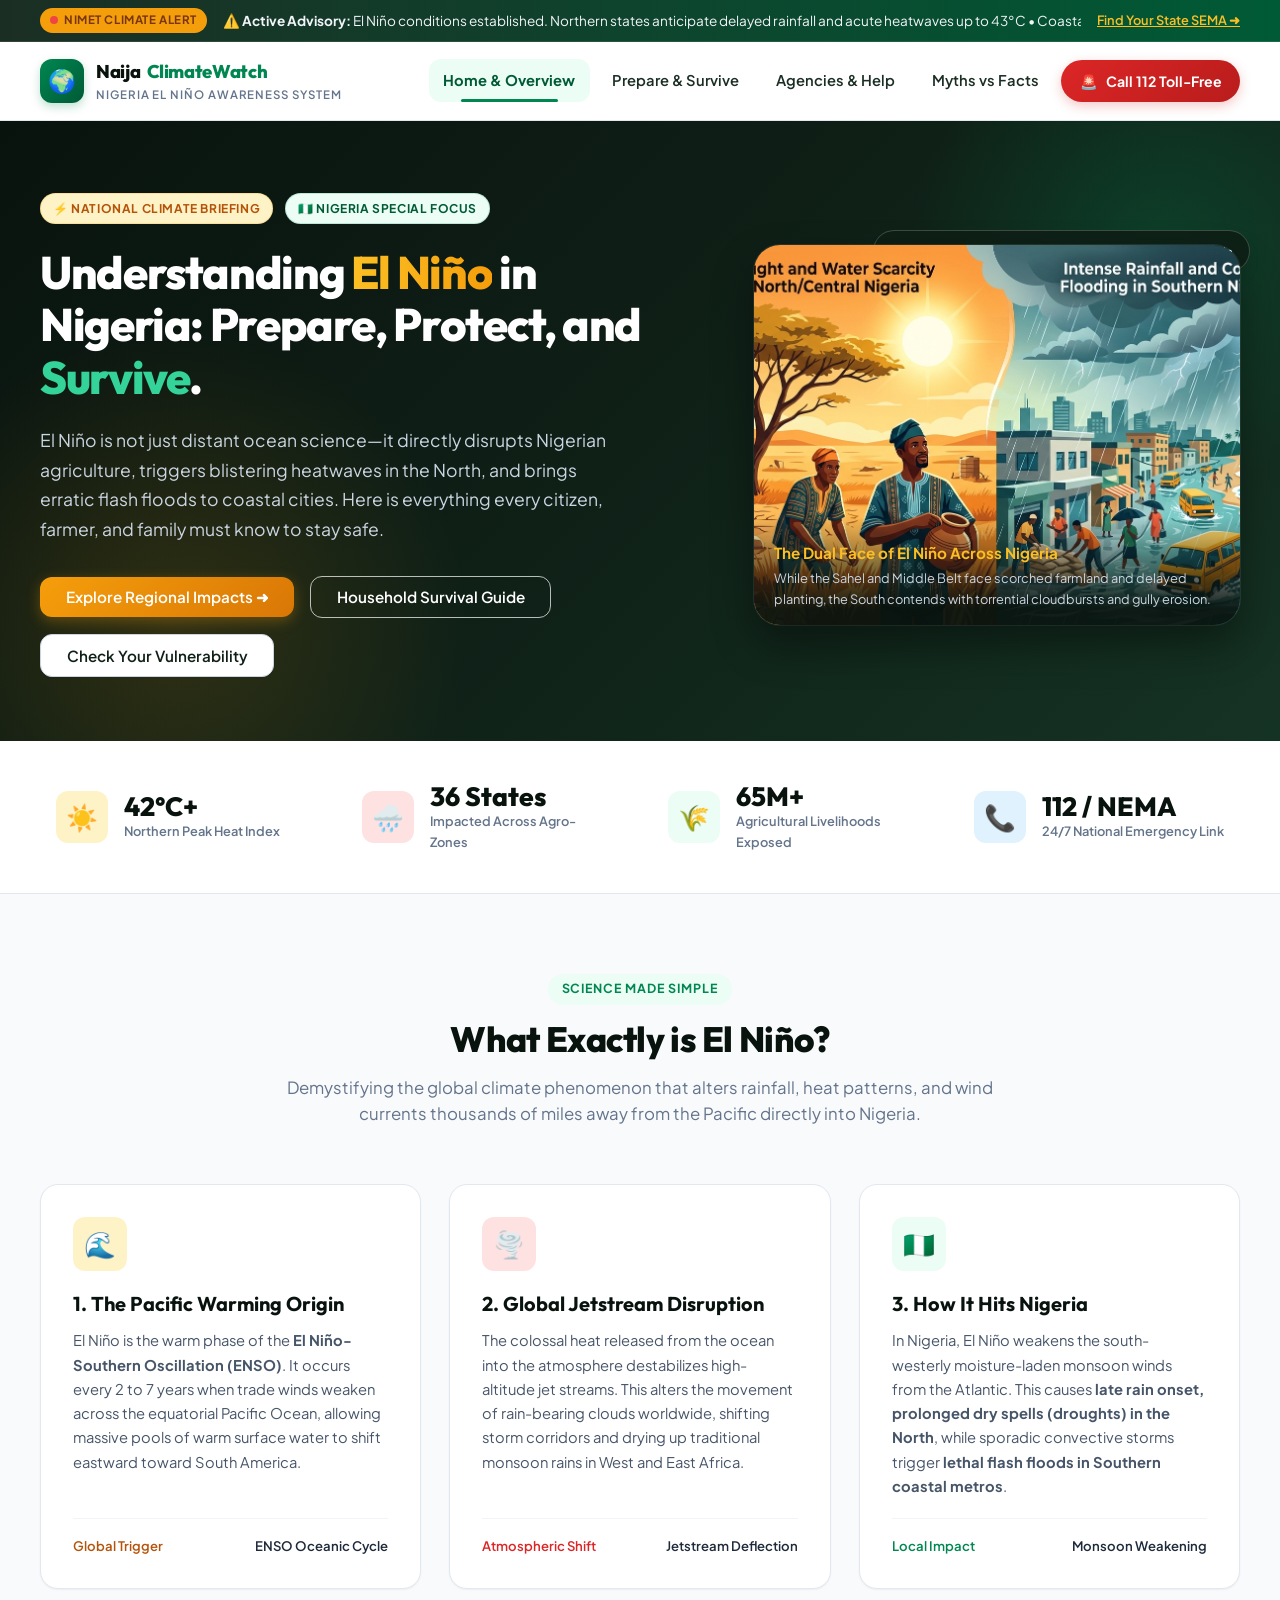
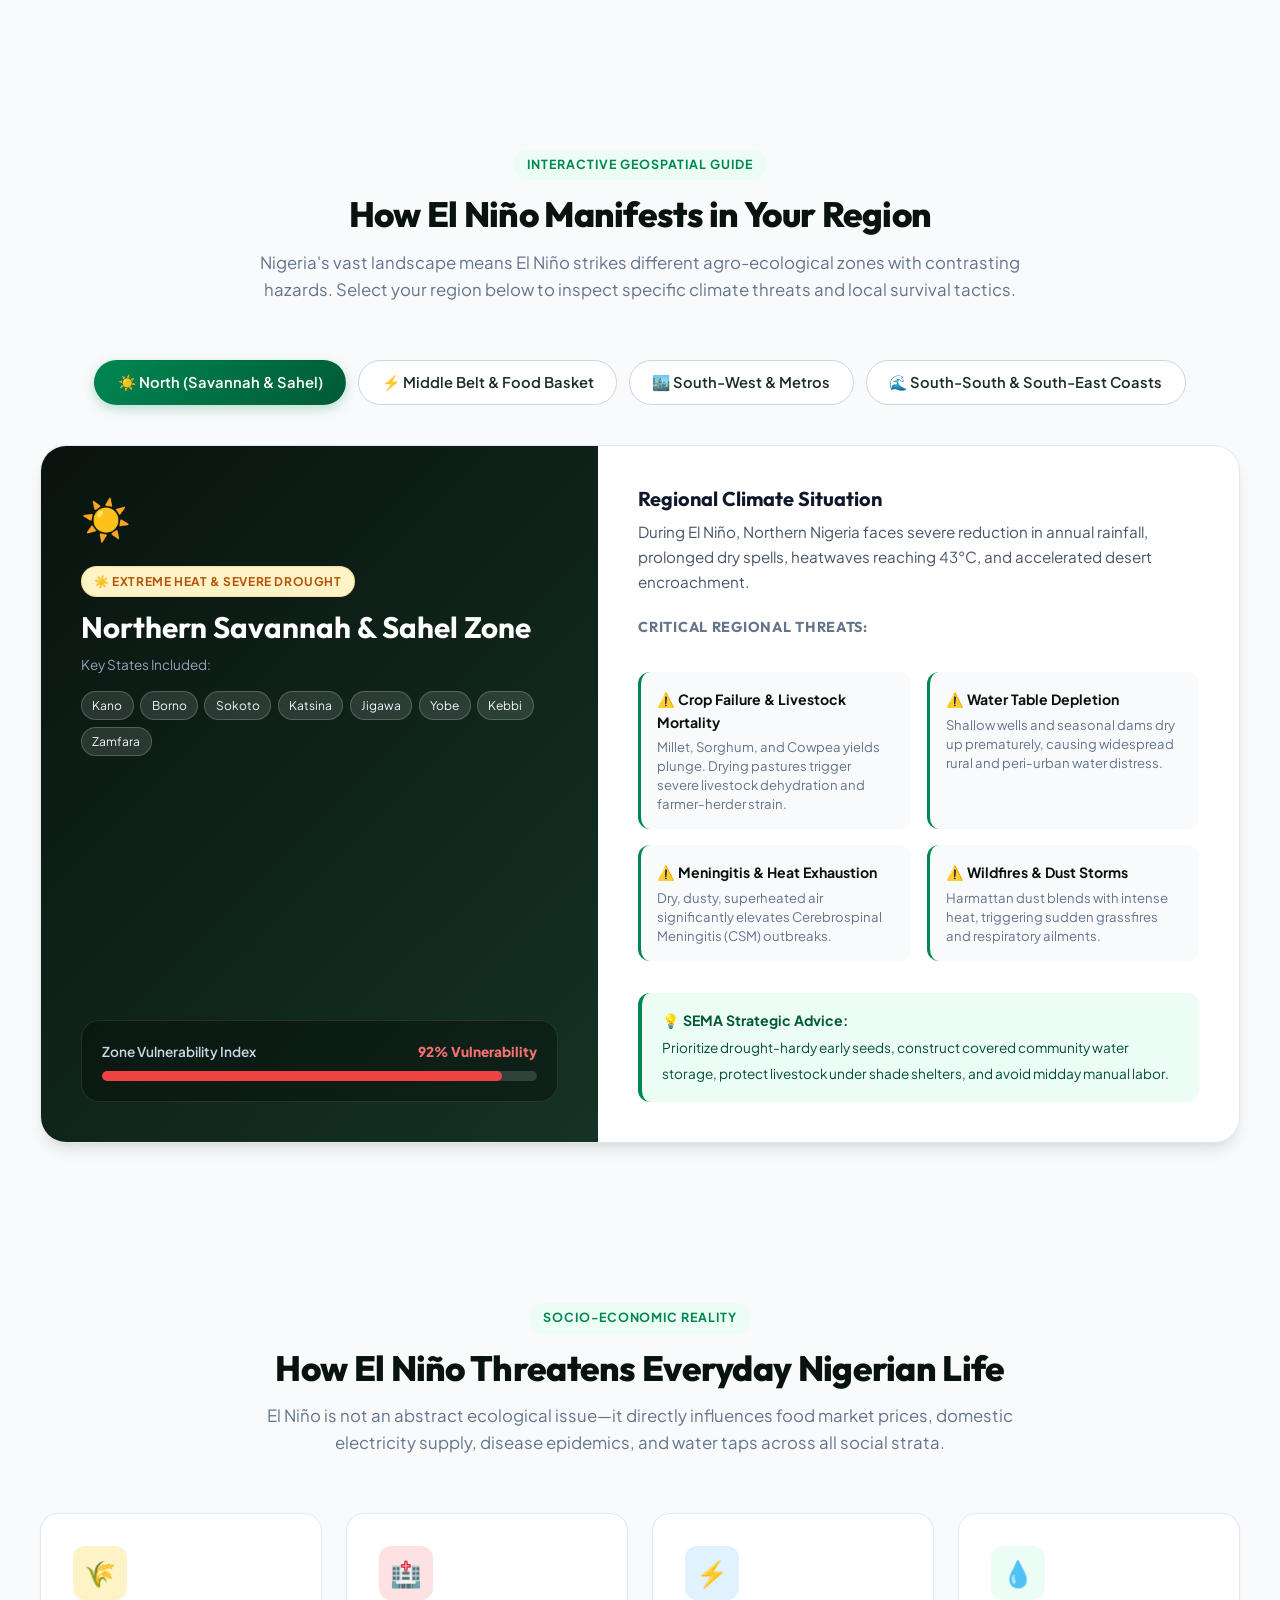
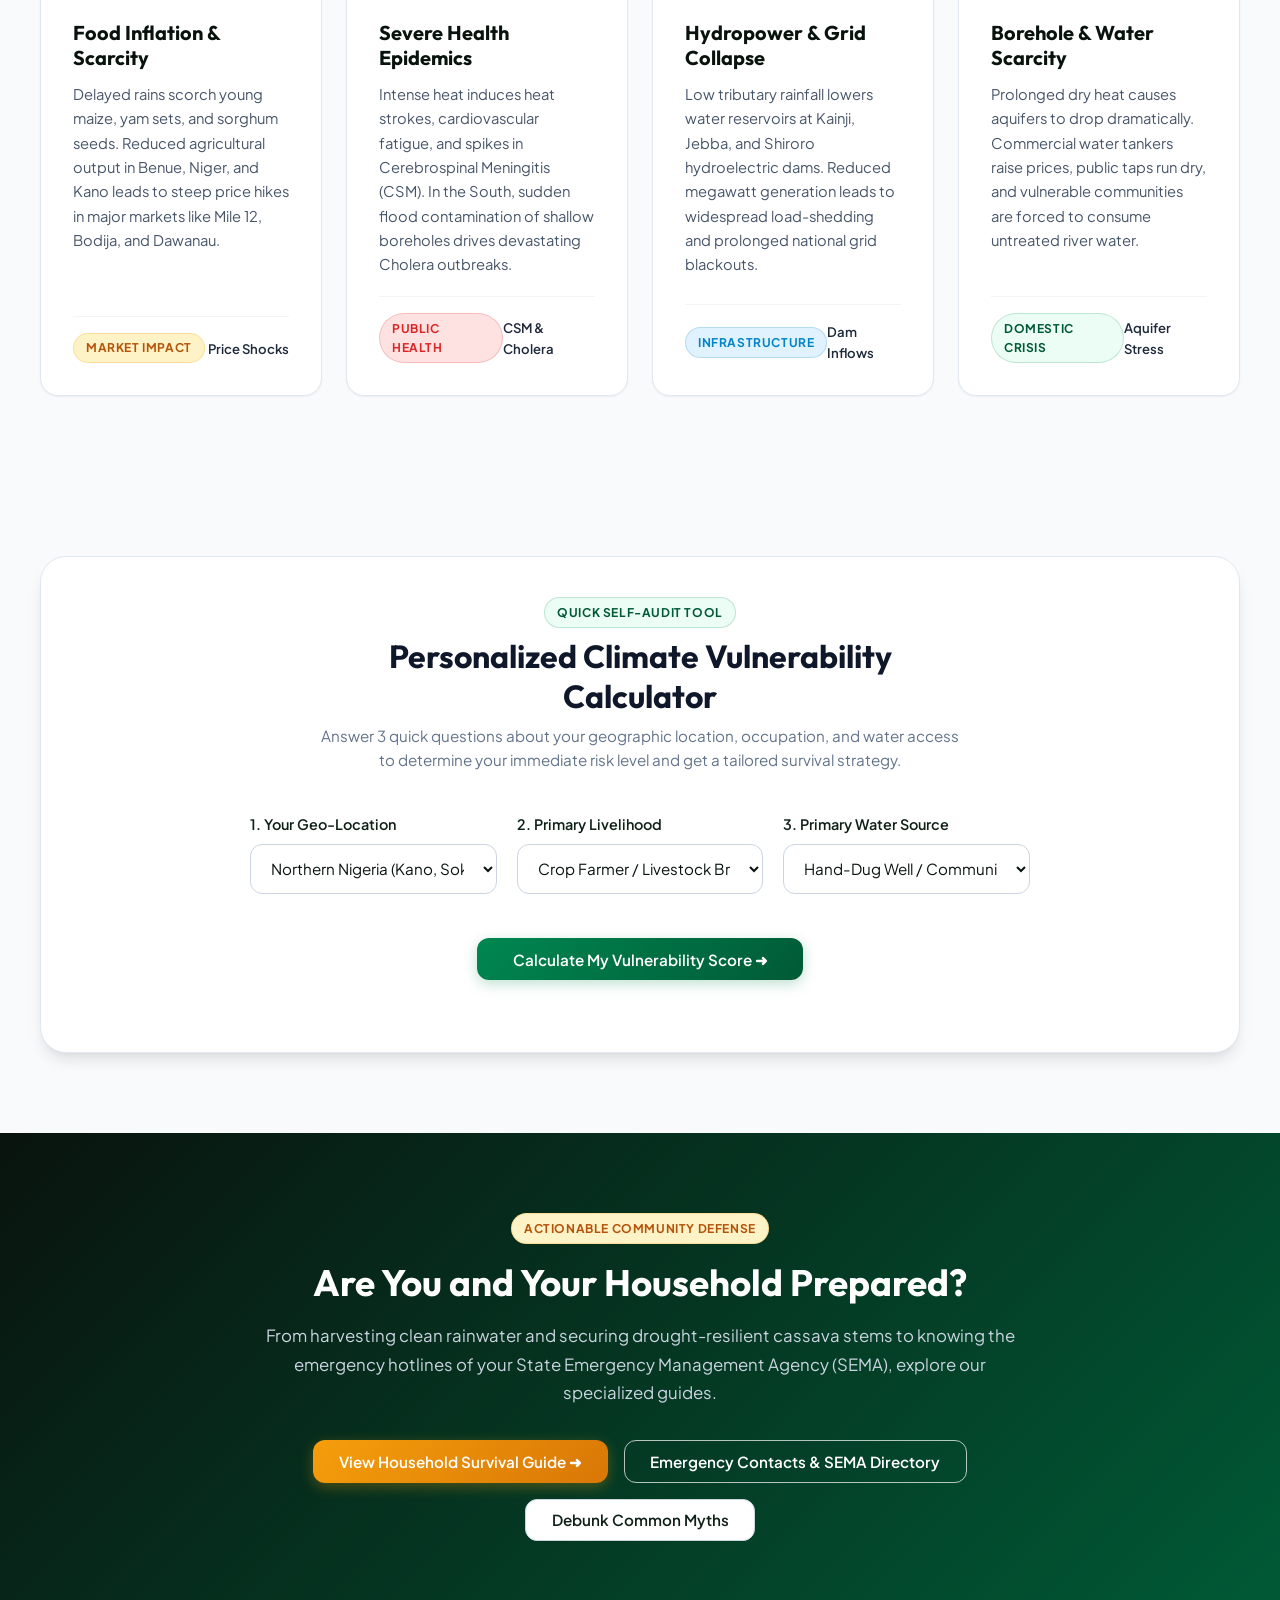
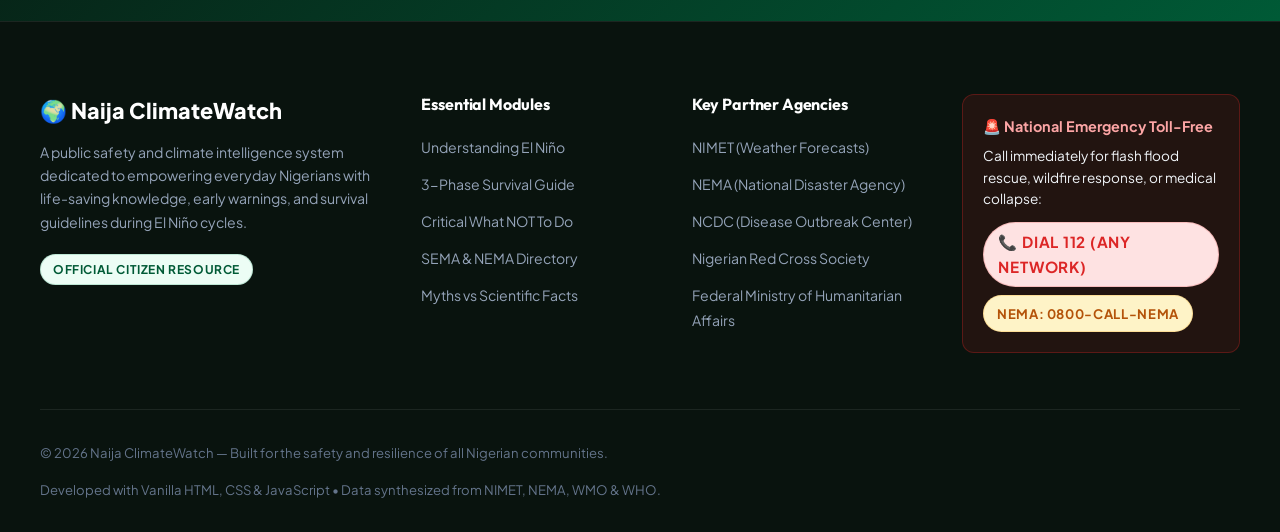
<file: index.html>
<!DOCTYPE html>
<html lang="en">
<head>
  <meta charset="UTF-8">
  <meta name="viewport" content="width=device-width, initial-scale=1.0">
  <title>Naija ClimateWatch | El Niño Awareness & Survival Information System for Nigeria</title>
  <meta name="description" content="Comprehensive national awareness and information portal on El Niño for Nigeria. Learn how El Niño affects our 36 states, how to prepare, survive heatwaves and erratic storms, who to contact, and myths vs facts.">
  <link rel="stylesheet" href="css/style.css">
</head>
<body>

  <!-- LIVE EMERGENCY TICKER -->
  <div class="alert-ticker-bar" role="region" aria-label="Live Weather Alert Ticker">
    <div class="container alert-ticker-container">
      <div style="display: flex; align-items: center; gap: 0.6rem; flex-shrink: 0;">
        <span class="ticker-label"><span class="pulse-dot"></span> NIMET Climate Alert</span>
      </div>
      <div class="ticker-message">
        <span class="ticker-text">
          ⚠️ <strong>Active Advisory:</strong> El Niño conditions established. Northern states anticipate delayed rainfall and acute heatwaves up to 43°C • Coastal southern states should prepare for erratic convective storm surges and flash floods • Conserve water, avoid bush burning, and check our survival guidelines • NEMA Emergency Line: <strong>112</strong>
        </span>
      </div>
      <div class="ticker-actions">
        <a href="agencies-and-help.html" class="ticker-link">Find Your State SEMA ➜</a>
      </div>
    </div>
  </div>

  <!-- SITE HEADER / NAVBAR -->
  <header class="site-header">
    <div class="container nav-container">
      <a href="index.html" class="brand-logo" aria-label="Naija ClimateWatch Home">
        <div class="logo-badge">🌍</div>
        <div class="brand-text">
          <div class="brand-title">Naija<span>ClimateWatch</span></div>
          <div class="brand-sub">Nigeria El Niño Awareness System</div>
        </div>
      </a>

      <button type="button" class="mobile-toggle-btn" id="mobileMenuBtn" aria-label="Toggle navigation menu" aria-expanded="false">
        ☰
      </button>

      <nav>
        <ul class="nav-menu" id="navMenu">
          <li><a href="index.html" class="nav-link active">Home & Overview</a></li>
          <li><a href="prepare-and-survive.html" class="nav-link">Prepare & Survive</a></li>
          <li><a href="agencies-and-help.html" class="nav-link">Agencies & Help</a></li>
          <li><a href="myths-and-facts.html" class="nav-link">Myths vs Facts</a></li>
          <li>
            <a href="tel:112" class="nav-cta" title="Call Nigerian National Emergency Toll-Free">
              <span>🚨</span> Call 112 Toll-Free
            </a>
          </li>
        </ul>
      </nav>
    </div>
  </header>

  <!-- HERO SECTION -->
  <section class="hero-section">
    <div class="container hero-grid">
      <div class="hero-content">
        <div class="hero-badge-row">
          <span class="badge badge-amber">⚡ National Climate Briefing</span>
          <span class="badge badge-green">🇳🇬 Nigeria Special Focus</span>
        </div>
        <h1 class="hero-title">
          Understanding <span class="highlight-gold">El Niño</span> in Nigeria: Prepare, Protect, and <span class="highlight-green">Survive</span>.
        </h1>
        <p class="hero-desc">
          El Niño is not just distant ocean science—it directly disrupts Nigerian agriculture, triggers blistering heatwaves in the North, and brings erratic flash floods to coastal cities. Here is everything every citizen, farmer, and family must know to stay safe.
        </p>
        <div class="hero-actions">
          <a href="#regionalSection" class="btn btn-warning">Explore Regional Impacts ➜</a>
          <a href="prepare-and-survive.html" class="btn btn-outline-white">Household Survival Guide</a>
          <a href="#riskCalculator" class="btn btn-secondary">Check Your Vulnerability</a>
        </div>
      </div>

      <div class="hero-media">
        <div class="floating-pill-badge">
          <span>🌦️</span> Dual Threat: Northern Drought vs Southern Floods
        </div>
        <div class="hero-image-card">
          <img src="assets/images/hero-elnino.jpg" alt="Conceptual illustration of El Nino dual impacts across Nigeria showing drought in savanna and floods in coastal cities">
          <div class="hero-caption-overlay">
            <div class="hero-caption-title">The Dual Face of El Niño Across Nigeria</div>
            <div class="hero-caption-text">While the Sahel and Middle Belt face scorched farmland and delayed planting, the South contends with torrential cloudbursts and gully erosion.</div>
          </div>
        </div>
      </div>
    </div>
  </section>

  <!-- KEY STATS COUNTER STRIP -->
  <section class="stats-strip">
    <div class="container stats-grid">
      <div class="stat-item">
        <div class="stat-icon amber">☀️</div>
        <div class="stat-info">
          <span class="stat-number">42°C+</span>
          <span class="stat-title">Northern Peak Heat Index</span>
        </div>
      </div>
      <div class="stat-item">
        <div class="stat-icon red">🌧️</div>
        <div class="stat-info">
          <span class="stat-number">36 States</span>
          <span class="stat-title">Impacted Across Agro-Zones</span>
        </div>
      </div>
      <div class="stat-item">
        <div class="stat-icon green">🌾</div>
        <div class="stat-info">
          <span class="stat-number">65M+</span>
          <span class="stat-title">Agricultural Livelihoods Exposed</span>
        </div>
      </div>
      <div class="stat-item">
        <div class="stat-icon blue">📞</div>
        <div class="stat-info">
          <span class="stat-number">112 / NEMA</span>
          <span class="stat-title">24/7 National Emergency Link</span>
        </div>
      </div>
    </div>
  </section>

  <!-- WHAT IS EL NIÑO? SECTION -->
  <section class="section">
    <div class="container">
      <div class="section-header">
        <span class="section-tag">Science Made Simple</span>
        <h2 class="section-title">What Exactly is El Niño?</h2>
        <p class="section-subtitle">
          Demystifying the global climate phenomenon that alters rainfall, heat patterns, and wind currents thousands of miles away from the Pacific directly into Nigeria.
        </p>
      </div>

      <div class="card-grid-3">
        <div class="info-card">
          <div class="card-icon-wrap" style="background-color: #fef3c7; color: #b45309;">
            🌊
          </div>
          <h3 class="card-title">1. The Pacific Warming Origin</h3>
          <p class="card-text">
            El Niño is the warm phase of the <strong>El Niño-Southern Oscillation (ENSO)</strong>. It occurs every 2 to 7 years when trade winds weaken across the equatorial Pacific Ocean, allowing massive pools of warm surface water to shift eastward toward South America.
          </p>
          <div class="card-footer-info">
            <span style="color: #b45309;">Global Trigger</span>
            <span>ENSO Oceanic Cycle</span>
          </div>
        </div>

        <div class="info-card">
          <div class="card-icon-wrap" style="background-color: #fee2e2; color: #dc2626;">
            🌪️
          </div>
          <h3 class="card-title">2. Global Jetstream Disruption</h3>
          <p class="card-text">
            The colossal heat released from the ocean into the atmosphere destabilizes high-altitude jet streams. This alters the movement of rain-bearing clouds worldwide, shifting storm corridors and drying up traditional monsoon rains in West and East Africa.
          </p>
          <div class="card-footer-info">
            <span style="color: #dc2626;">Atmospheric Shift</span>
            <span>Jetstream Deflection</span>
          </div>
        </div>

        <div class="info-card">
          <div class="card-icon-wrap" style="background-color: #ecfdf5; color: #008751;">
            🇳🇬
          </div>
          <h3 class="card-title">3. How It Hits Nigeria</h3>
          <p class="card-text">
            In Nigeria, El Niño weakens the south-westerly moisture-laden monsoon winds from the Atlantic. This causes <strong>late rain onset, prolonged dry spells (droughts) in the North</strong>, while sporadic convective storms trigger <strong>lethal flash floods in Southern coastal metros</strong>.
          </p>
          <div class="card-footer-info">
            <span style="color: #008751;">Local Impact</span>
            <span>Monsoon Weakening</span>
          </div>
        </div>
      </div>
    </div>
  </section>

  <!-- INTERACTIVE REGIONAL IMPACT EXPLORER -->
  <section class="section section-alt" id="regionalSection">
    <div class="container">
      <div class="section-header">
        <span class="section-tag">Interactive Geospatial Guide</span>
        <h2 class="section-title">How El Niño Manifests in Your Region</h2>
        <p class="section-subtitle">
          Nigeria's vast landscape means El Niño strikes different agro-ecological zones with contrasting hazards. Select your region below to inspect specific climate threats and local survival tactics.
        </p>
      </div>

      <!-- Tab Buttons -->
      <div class="regional-tabs-nav" role="tablist">
        <button type="button" class="tab-btn active" data-region="north" role="tab" aria-selected="true">
          ☀️ North (Savannah & Sahel)
        </button>
        <button type="button" class="tab-btn" data-region="middlebelt" role="tab" aria-selected="false">
          ⚡ Middle Belt & Food Basket
        </button>
        <button type="button" class="tab-btn" data-region="southwest" role="tab" aria-selected="false">
          🏙️ South-West & Metros
        </button>
        <button type="button" class="tab-btn" data-region="southsouth" role="tab" aria-selected="false">
          🌊 South-South & South-East Coasts
        </button>
      </div>

      <!-- Regional Panel Display -->
      <div class="region-display-panel">
        <div class="region-panel-grid">
          <!-- Left Visual Side -->
          <div class="region-panel-visual">
            <div>
              <div class="region-badge-large" id="regionIcon">☀️</div>
              <span class="badge badge-amber" id="regionBadge">☀️ Extreme Heat & Severe Drought</span>
              <h3 style="font-size: 1.85rem; color: #fff; margin-top: 0.75rem;" id="regionTitle">
                Northern Savannah & Sahel Zone
              </h3>
              <p style="color: #94a3b8; font-size: 0.85rem; margin-top: 0.5rem;">Key States Included:</p>
              <div class="region-states-list" id="regionStatesList">
                <span class="state-chip">Kano</span>
                <span class="state-chip">Borno</span>
                <span class="state-chip">Sokoto</span>
                <span class="state-chip">Katsina</span>
                <span class="state-chip">Jigawa</span>
                <span class="state-chip">Yobe</span>
                <span class="state-chip">Kebbi</span>
                <span class="state-chip">Zamfara</span>
              </div>
            </div>

            <div class="region-risk-meter">
              <div class="risk-label-row">
                <span style="color: #cbd5e1; font-weight: 600;">Zone Vulnerability Index</span>
                <span style="color: #f87171; font-weight: 800;" id="regionRiskPct">92% Vulnerability</span>
              </div>
              <div class="progress-bar-track">
                <div class="progress-bar-fill" id="regionRiskFill" style="width: 92%; background-color: #ef4444;"></div>
              </div>
            </div>
          </div>

          <!-- Right Content Side -->
          <div class="region-panel-content">
            <h4 style="font-size: 1.25rem; color: #0f172a; margin-bottom: 0.5rem;">Regional Climate Situation</h4>
            <p style="font-size: 0.95rem; color: #475569; line-height: 1.65; margin-bottom: 1.5rem;" id="regionSummary">
              During El Niño, Northern Nigeria faces severe reduction in annual rainfall, prolonged dry spells, heatwaves reaching 43°C, and accelerated desert encroachment.
            </p>

            <h5 style="font-size: 0.9rem; text-transform: uppercase; letter-spacing: 0.05em; color: var(--color-gray-500); margin-bottom: 0.75rem;">
              Critical Regional Threats:
            </h5>
            <div class="region-threats-grid" id="regionThreats">
              <div class="threat-box">
                <div class="threat-title">⚠️ Crop Failure & Livestock Mortality</div>
                <p class="threat-desc">Millet, Sorghum, and Cowpea yields plunge. Drying pastures trigger severe livestock dehydration and farmer-herder strain.</p>
              </div>
              <div class="threat-box">
                <div class="threat-title">⚠️ Water Table Depletion</div>
                <p class="threat-desc">Shallow wells and seasonal dams dry up prematurely, causing widespread rural and peri-urban water distress.</p>
              </div>
              <div class="threat-box">
                <div class="threat-title">⚠️ Meningitis & Heat Exhaustion</div>
                <p class="threat-desc">Dry, dusty, superheated air significantly elevates Cerebrospinal Meningitis (CSM) outbreaks.</p>
              </div>
              <div class="threat-box">
                <div class="threat-title">⚠️ Wildfires & Dust Storms</div>
                <p class="threat-desc">Harmattan dust blends with intense heat, triggering sudden grassfires and respiratory ailments.</p>
              </div>
            </div>

            <div style="background-color: var(--color-primary-subtle); padding: 1rem 1.25rem; border-radius: var(--radius-md); border-left: 4px solid var(--color-primary); margin-top: 0.5rem;">
              <strong style="color: var(--color-primary-dark); font-size: 0.88rem; display: block; margin-bottom: 0.2rem;">💡 SEMA Strategic Advice:</strong>
              <span style="font-size: 0.85rem; color: #064e3b;" id="regionAdvice">
                Prioritize drought-hardy early seeds, construct covered community water storage, protect livestock under shade shelters, and avoid midday manual labor.
              </span>
            </div>
          </div>
        </div>
      </div>
    </div>
  </section>

  <!-- 4 PILLARS OF IMPACT ON NIGERIAN LIFE -->
  <section class="section">
    <div class="container">
      <div class="section-header">
        <span class="section-tag">Socio-Economic Reality</span>
        <h2 class="section-title">How El Niño Threatens Everyday Nigerian Life</h2>
        <p class="section-subtitle">
          El Niño is not an abstract ecological issue—it directly influences food market prices, domestic electricity supply, disease epidemics, and water taps across all social strata.
        </p>
      </div>

      <div class="card-grid-4">
        <!-- Card 1 -->
        <div class="info-card">
          <div class="card-icon-wrap" style="background-color: #fef3c7; color: #b45309;">
            🌾
          </div>
          <h3 class="card-title">Food Inflation & Scarcity</h3>
          <p class="card-text">
            Delayed rains scorch young maize, yam sets, and sorghum seeds. Reduced agricultural output in Benue, Niger, and Kano leads to steep price hikes in major markets like Mile 12, Bodija, and Dawanau.
          </p>
          <div class="card-footer-info">
            <span class="badge badge-amber">Market Impact</span>
            <span>Price Shocks</span>
          </div>
        </div>

        <!-- Card 2 -->
        <div class="info-card">
          <div class="card-icon-wrap" style="background-color: #fee2e2; color: #dc2626;">
            🏥
          </div>
          <h3 class="card-title">Severe Health Epidemics</h3>
          <p class="card-text">
            Intense heat induces heat strokes, cardiovascular fatigue, and spikes in Cerebrospinal Meningitis (CSM). In the South, sudden flood contamination of shallow boreholes drives devastating Cholera outbreaks.
          </p>
          <div class="card-footer-info">
            <span class="badge badge-red">Public Health</span>
            <span>CSM & Cholera</span>
          </div>
        </div>

        <!-- Card 3 -->
        <div class="info-card">
          <div class="card-icon-wrap" style="background-color: #e0f2fe; color: #0284c7;">
            ⚡
          </div>
          <h3 class="card-title">Hydropower & Grid Collapse</h3>
          <p class="card-text">
            Low tributary rainfall lowers water reservoirs at Kainji, Jebba, and Shiroro hydroelectric dams. Reduced megawatt generation leads to widespread load-shedding and prolonged national grid blackouts.
          </p>
          <div class="card-footer-info">
            <span class="badge badge-blue">Infrastructure</span>
            <span>Dam Inflows</span>
          </div>
        </div>

        <!-- Card 4 -->
        <div class="info-card">
          <div class="card-icon-wrap" style="background-color: #ecfdf5; color: #059669;">
            💧
          </div>
          <h3 class="card-title">Borehole & Water Scarcity</h3>
          <p class="card-text">
            Prolonged dry heat causes aquifers to drop dramatically. Commercial water tankers raise prices, public taps run dry, and vulnerable communities are forced to consume untreated river water.
          </p>
          <div class="card-footer-info">
            <span class="badge badge-green">Domestic Crisis</span>
            <span>Aquifer Stress</span>
          </div>
        </div>
      </div>
    </div>
  </section>

  <!-- PERSONALIZED RISK CALCULATOR INTERACTIVE TOOL -->
  <section class="section section-alt" id="riskCalculator">
    <div class="container">
      <div class="tool-box">
        <div style="text-align: center; max-width: 650px; margin: 0 auto 2.5rem;">
          <span class="badge badge-green" style="margin-bottom: 0.5rem;">Quick Self-Audit Tool</span>
          <h2 style="font-size: 2rem; color: #0f172a; margin-bottom: 0.5rem;">Personalized Climate Vulnerability Calculator</h2>
          <p style="color: #64748b; font-size: 0.95rem;">
            Answer 3 quick questions about your geographic location, occupation, and water access to determine your immediate risk level and get a tailored survival strategy.
          </p>
        </div>

        <form id="riskCalcForm" style="max-width: 780px; margin: 0 auto;">
          <div style="display: grid; grid-template-columns: repeat(auto-fit, minmax(220px, 1fr)); gap: 1.25rem; margin-bottom: 1.5rem;">
            <div class="form-group">
              <label for="calcZone" class="form-label">1. Your Geo-Location</label>
              <select id="calcZone" class="form-select" required>
                <option value="north">Northern Nigeria (Kano, Sokoto, Borno, etc.)</option>
                <option value="middlebelt">Middle Belt (Benue, Plateau, Kogi, FCT)</option>
                <option value="southwest">South-West (Lagos, Oyo, Ogun, Ondo)</option>
                <option value="southsouth">South-South / South-East (Rivers, Delta, Anambra)</option>
              </select>
            </div>

            <div class="form-group">
              <label for="calcOccupation" class="form-label">2. Primary Livelihood</label>
              <select id="calcOccupation" class="form-select" required>
                <option value="farmer">Crop Farmer / Livestock Breeder</option>
                <option value="trader">Market Trader / Small Business Owner</option>
                <option value="outdoor">Outdoor Worker / Construction / Transport</option>
                <option value="office">Indoor Office Worker / Student / Homemaker</option>
              </select>
            </div>

            <div class="form-group">
              <label for="calcWaterSource" class="form-label">3. Primary Water Source</label>
              <select id="calcWaterSource" class="form-select" required>
                <option value="well">Hand-Dug Well / Community River</option>
                <option value="vendor">Water Vendor / Mairuwa / Tanker</option>
                <option value="borehole">Deep Private Borehole with Tank</option>
                <option value="tap">Municipal Treated Pipe-borne Water</option>
              </select>
            </div>
          </div>

          <div style="text-align: center;">
            <button type="submit" class="btn btn-primary" style="padding: 0.85rem 2.2rem;">
              Calculate My Vulnerability Score ➜
            </button>
          </div>
        </form>

        <div id="riskCalcResult" style="max-width: 780px; margin: 2rem auto 0;"></div>
      </div>
    </div>
  </section>

  <!-- QUICK ACTION CTA BANNER -->
  <section class="section" style="background: linear-gradient(135deg, #09130e 0%, #005a36 100%); color: #fff; text-align: center;">
    <div class="container" style="max-width: 820px;">
      <span class="badge badge-amber" style="margin-bottom: 1rem;">Actionable Community Defense</span>
      <h2 style="font-size: 2.3rem; color: #fff; margin-bottom: 1rem;">Are You and Your Household Prepared?</h2>
      <p style="color: #cbd5e1; font-size: 1.05rem; line-height: 1.7; margin-bottom: 2rem;">
        From harvesting clean rainwater and securing drought-resilient cassava stems to knowing the emergency hotlines of your State Emergency Management Agency (SEMA), explore our specialized guides.
      </p>
      <div style="display: flex; gap: 1rem; justify-content: center; flex-wrap: wrap;">
        <a href="prepare-and-survive.html" class="btn btn-warning">View Household Survival Guide ➜</a>
        <a href="agencies-and-help.html" class="btn btn-outline-white">Emergency Contacts & SEMA Directory</a>
        <a href="myths-and-facts.html" class="btn btn-secondary">Debunk Common Myths</a>
      </div>
    </div>
  </section>

  <!-- SITE FOOTER -->
  <footer class="site-footer">
    <div class="container">
      <div class="footer-grid">
        <div>
          <div class="footer-brand-title">🌍 Naija ClimateWatch</div>
          <p class="footer-desc">
            A public safety and climate intelligence system dedicated to empowering everyday Nigerians with life-saving knowledge, early warnings, and survival guidelines during El Niño cycles.
          </p>
          <div style="display: flex; gap: 0.5rem; align-items: center;">
            <span class="badge badge-green">Official Citizen Resource</span>
          </div>
        </div>

        <div>
          <h4 class="footer-heading">Essential Modules</h4>
          <ul class="footer-links">
            <li><a href="index.html">Understanding El Niño</a></li>
            <li><a href="prepare-and-survive.html">3-Phase Survival Guide</a></li>
            <li><a href="prepare-and-survive.html#whatNotToDo">Critical What NOT To Do</a></li>
            <li><a href="agencies-and-help.html">SEMA & NEMA Directory</a></li>
            <li><a href="myths-and-facts.html">Myths vs Scientific Facts</a></li>
          </ul>
        </div>

        <div>
          <h4 class="footer-heading">Key Partner Agencies</h4>
          <ul class="footer-links">
            <li><a href="https://nimet.gov.ng" target="_blank" rel="noopener">NIMET (Weather Forecasts)</a></li>
            <li><a href="https://nema.gov.ng" target="_blank" rel="noopener">NEMA (National Disaster Agency)</a></li>
            <li><a href="https://ncdc.gov.ng" target="_blank" rel="noopener">NCDC (Disease Outbreak Center)</a></li>
            <li><a href="https://redcrossnigeria.org" target="_blank" rel="noopener">Nigerian Red Cross Society</a></li>
            <li><a href="https://fmhds.gov.ng" target="_blank" rel="noopener">Federal Ministry of Humanitarian Affairs</a></li>
          </ul>
        </div>

        <div>
          <div class="footer-emergency-box">
            <div class="footer-emergency-title">🚨 National Emergency Toll-Free</div>
            <p style="color: #f1f5f9; font-size: 0.85rem; margin-bottom: 0.75rem;">
              Call immediately for flash flood rescue, wildfire response, or medical collapse:
            </p>
            <div style="display: flex; gap: 0.5rem; flex-wrap: wrap;">
              <a href="tel:112" class="badge badge-red" style="font-size: 0.95rem; padding: 0.45rem 0.9rem; text-decoration: none;">📞 Dial 112 (Any Network)</a>
              <a href="tel:080022556362" class="badge badge-amber" style="font-size: 0.82rem; padding: 0.45rem 0.8rem; text-decoration: none;">NEMA: 0800-CALL-NEMA</a>
            </div>
          </div>
        </div>
      </div>

      <div class="footer-bottom">
        <div>
          &copy; 2026 Naija ClimateWatch — Built for the safety and resilience of all Nigerian communities.
        </div>
        <div>
          Developed with Vanilla HTML, CSS & JavaScript • Data synthesized from NIMET, NEMA, WMO & WHO.
        </div>
      </div>
    </div>
  </footer>

  <script src="js/main.js"></script>
</body>
</html>
</file>
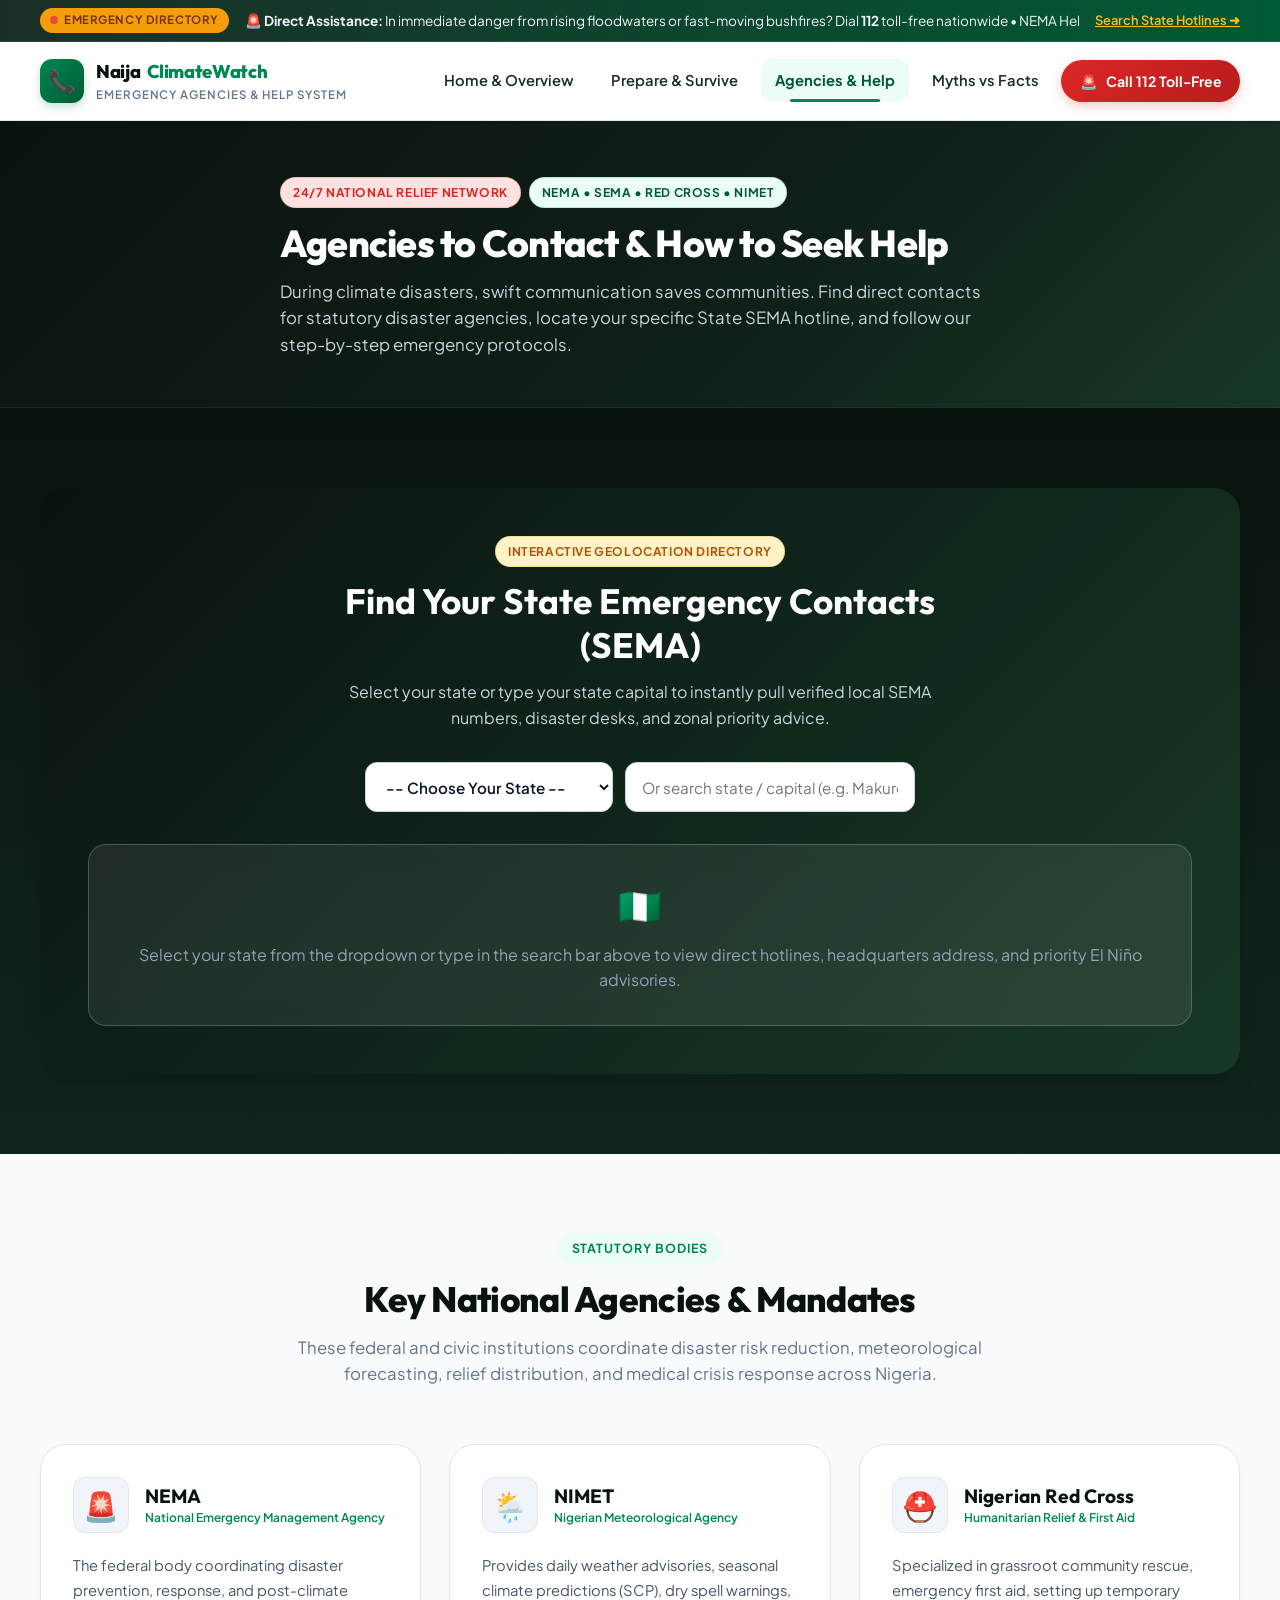
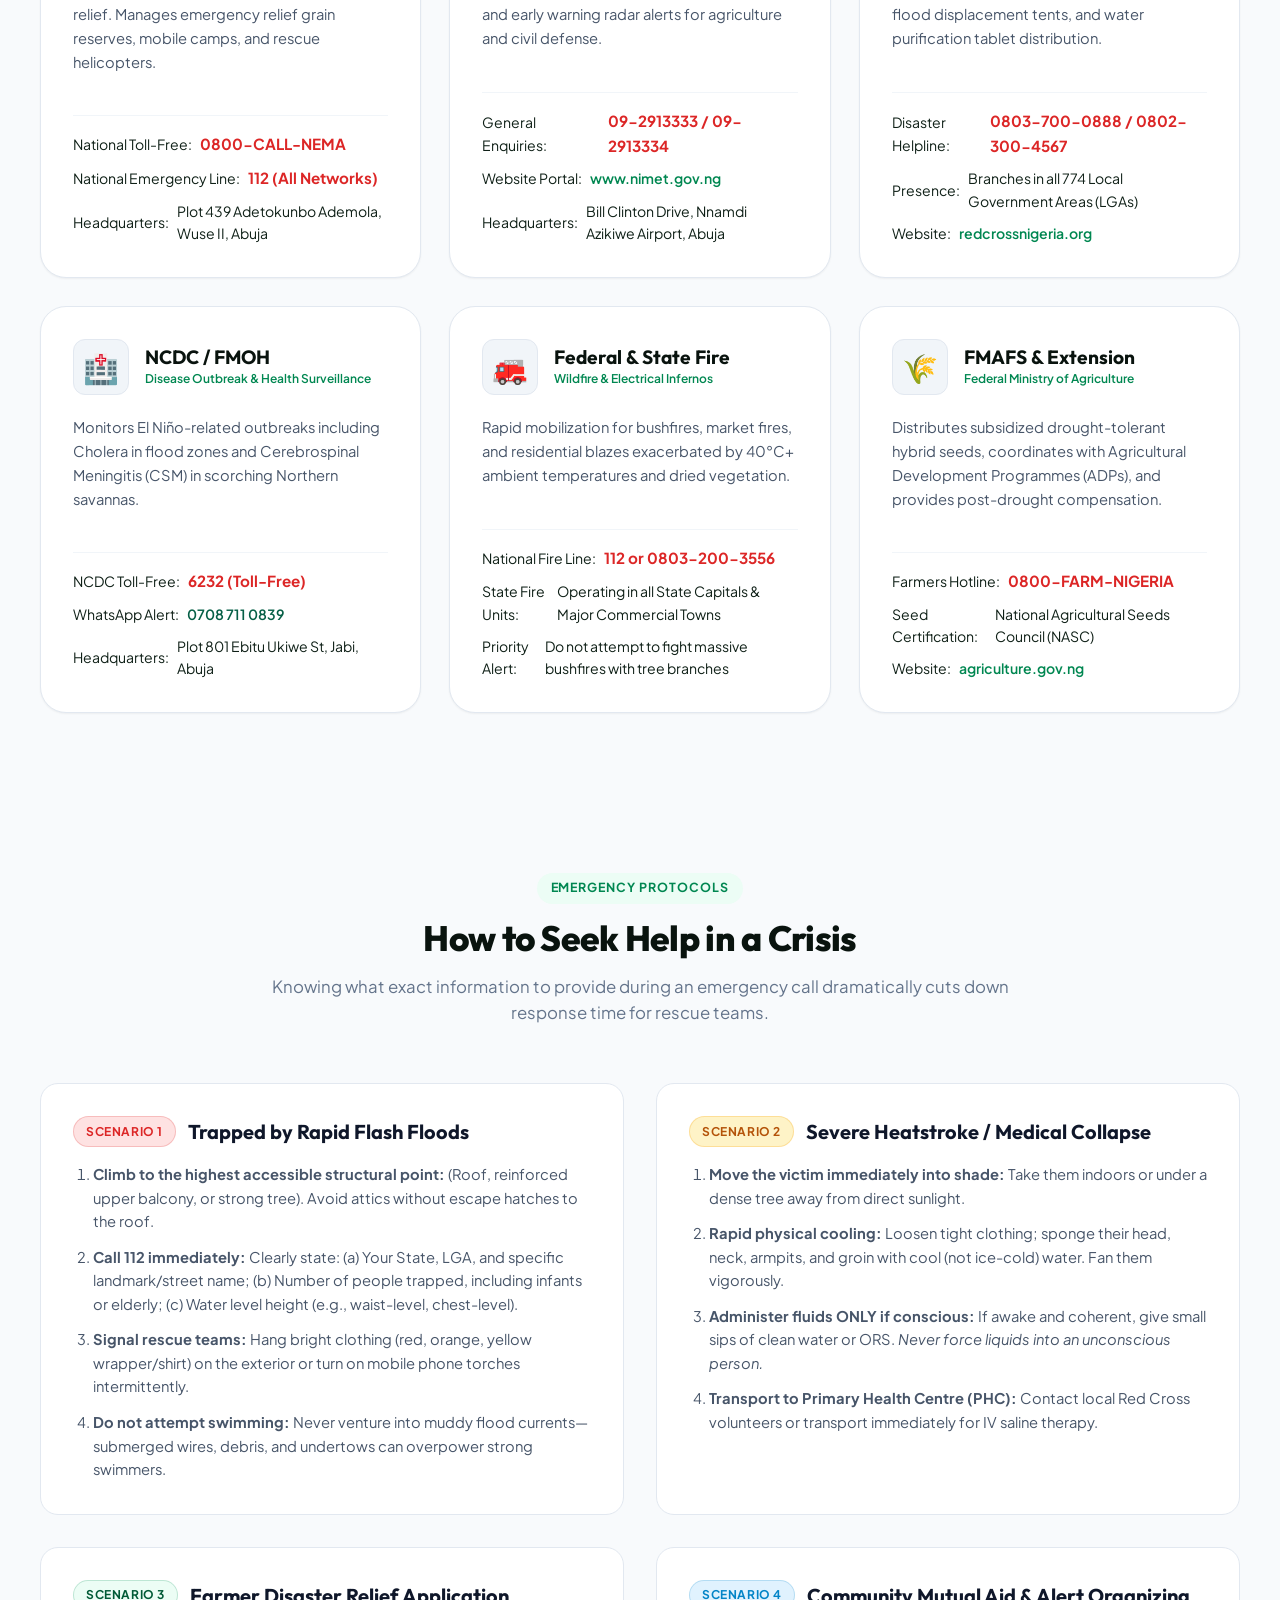
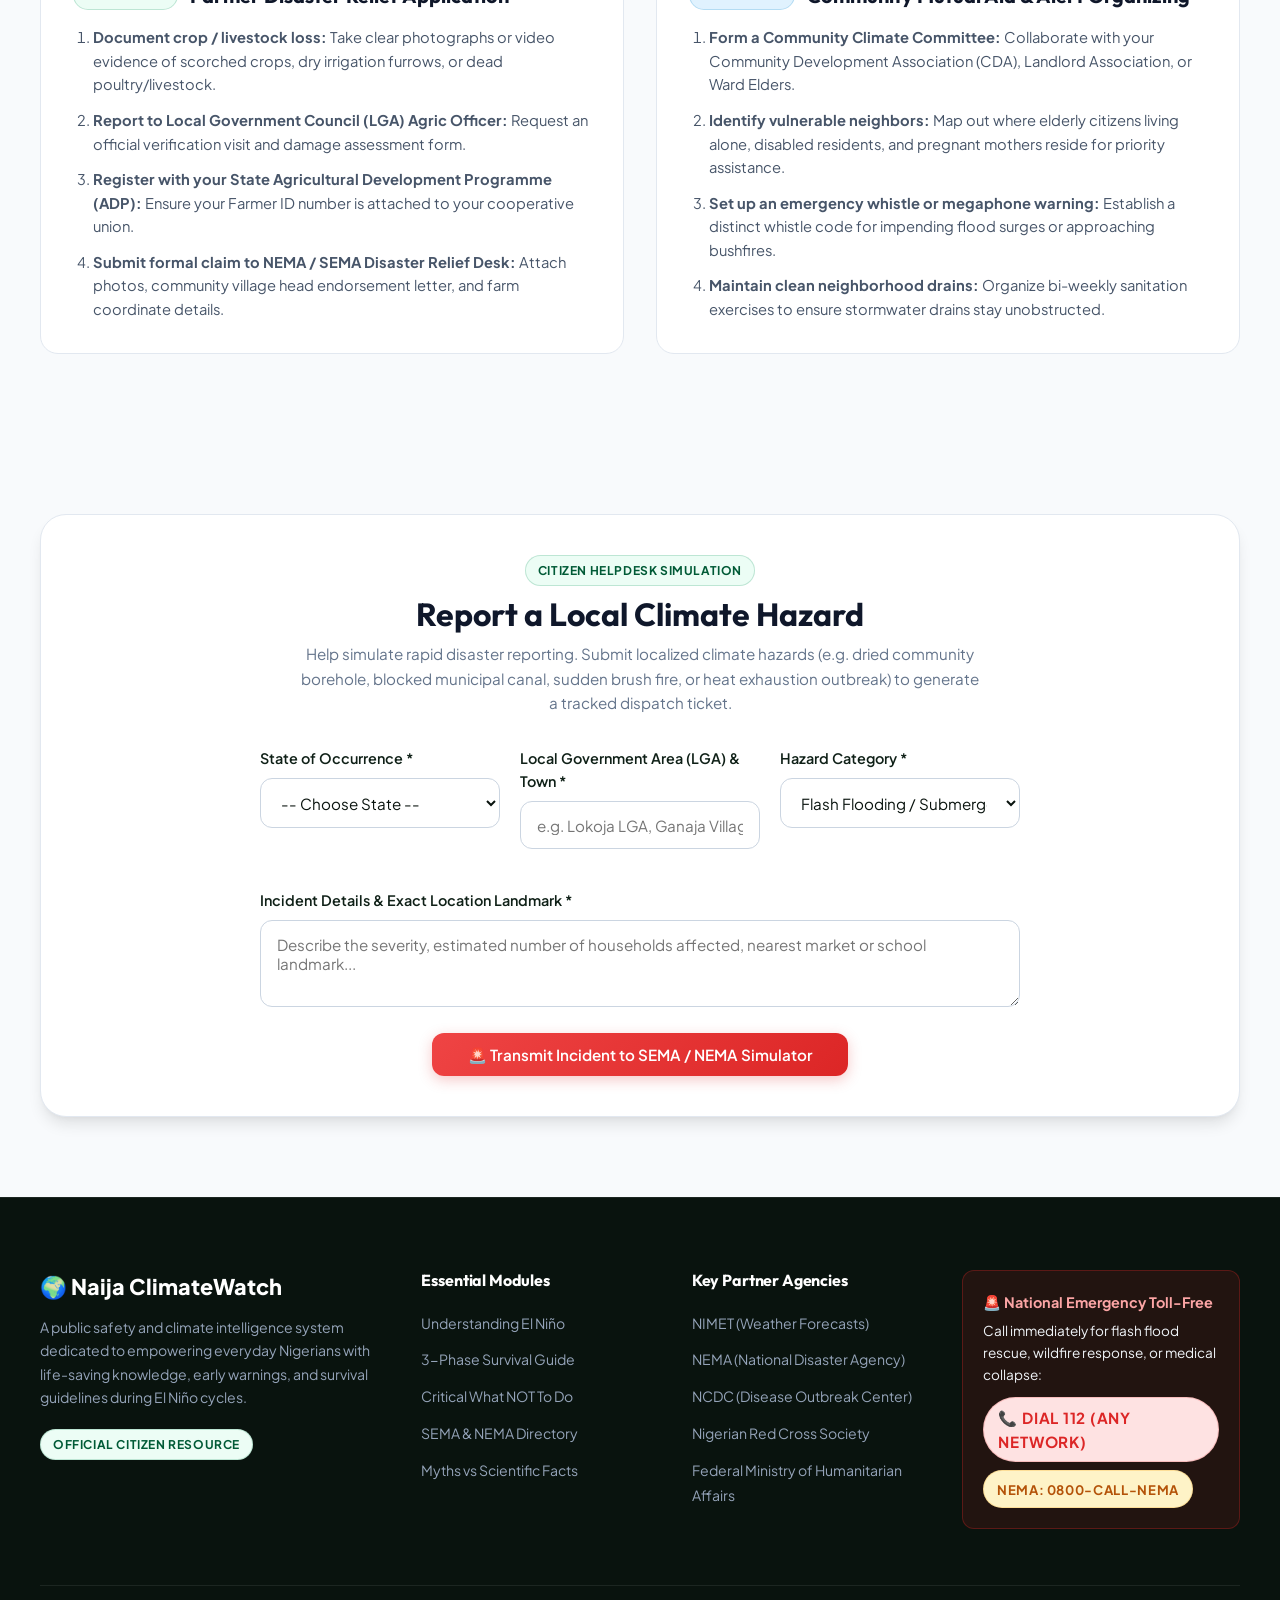
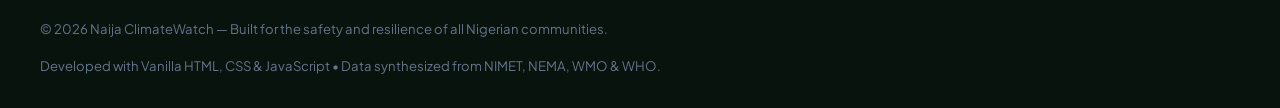
<file: agencies-and-help.html>
<!DOCTYPE html>
<html lang="en">
<head>
  <meta charset="UTF-8">
  <meta name="viewport" content="width=device-width, initial-scale=1.0">
  <title>Emergency Agencies & How to Seek Help | El Niño Response System Nigeria</title>
  <meta name="description" content="Official directory of Nigerian emergency agencies to contact during El Niño: NEMA, NIMET, SEMA, Red Cross, NCDC. Interactive state emergency hotline finder and incident reporting.">
  <link rel="stylesheet" href="css/style.css">
</head>
<body>

  <!-- LIVE EMERGENCY TICKER -->
  <div class="alert-ticker-bar" role="region" aria-label="Live Weather Alert Ticker">
    <div class="container alert-ticker-container">
      <div style="display: flex; align-items: center; gap: 0.6rem; flex-shrink: 0;">
        <span class="ticker-label"><span class="pulse-dot"></span> Emergency Directory</span>
      </div>
      <div class="ticker-message">
        <span class="ticker-text">
          🚨 <strong>Direct Assistance:</strong> In immediate danger from rising floodwaters or fast-moving bushfires? Dial <strong>112</strong> toll-free nationwide • NEMA Helpdesk: 0800-2255-6362 • Red Cross Community Disaster Response: Active across 36 states and FCT.
        </span>
      </div>
      <div class="ticker-actions">
        <a href="#stateFinder" class="ticker-link">Search State Hotlines ➜</a>
      </div>
    </div>
  </div>

  <!-- SITE HEADER / NAVBAR -->
  <header class="site-header">
    <div class="container nav-container">
      <a href="index.html" class="brand-logo" aria-label="Naija ClimateWatch Home">
        <div class="logo-badge">📞</div>
        <div class="brand-text">
          <div class="brand-title">Naija<span>ClimateWatch</span></div>
          <div class="brand-sub">Emergency Agencies & Help System</div>
        </div>
      </a>

      <button type="button" class="mobile-toggle-btn" id="mobileMenuBtn" aria-label="Toggle navigation menu" aria-expanded="false">
        ☰
      </button>

      <nav>
        <ul class="nav-menu" id="navMenu">
          <li><a href="index.html" class="nav-link">Home & Overview</a></li>
          <li><a href="prepare-and-survive.html" class="nav-link">Prepare & Survive</a></li>
          <li><a href="agencies-and-help.html" class="nav-link active">Agencies & Help</a></li>
          <li><a href="myths-and-facts.html" class="nav-link">Myths vs Facts</a></li>
          <li>
            <a href="tel:112" class="nav-cta" title="Call Nigerian National Emergency Toll-Free">
              <span>🚨</span> Call 112 Toll-Free
            </a>
          </li>
        </ul>
      </nav>
    </div>
  </header>

  <!-- PAGE BANNER -->
  <section class="page-banner">
    <div class="container page-banner-content">
      <div style="display: flex; gap: 0.5rem; margin-bottom: 0.75rem; flex-wrap: wrap;">
        <span class="badge badge-red">24/7 National Relief Network</span>
        <span class="badge badge-green">NEMA • SEMA • Red Cross • NIMET</span>
      </div>
      <h1 class="page-banner-title">Agencies to Contact & How to Seek Help</h1>
      <p class="page-banner-subtitle">
        During climate disasters, swift communication saves communities. Find direct contacts for statutory disaster agencies, locate your specific State SEMA hotline, and follow our step-by-step emergency protocols.
      </p>
    </div>
  </section>

  <!-- INTERACTIVE STATE EMERGENCY FINDER -->
  <section class="section" id="stateFinder" style="background: linear-gradient(180deg, #09130e 0%, #11261b 100%); color: #fff;">
    <div class="container">
      <div class="state-finder-panel">
        <div class="state-finder-header">
          <span class="badge badge-amber" style="margin-bottom: 0.75rem;">Interactive Geolocation Directory</span>
          <h2 style="font-size: 2.2rem; color: #fff; margin-bottom: 0.75rem;">Find Your State Emergency Contacts (SEMA)</h2>
          <p style="color: #cbd5e1; font-size: 1rem;">
            Select your state or type your state capital to instantly pull verified local SEMA numbers, disaster desks, and zonal priority advice.
          </p>
        </div>

        <div class="state-search-box">
          <div style="display: flex; gap: 0.75rem; flex-wrap: wrap;">
            <select id="stateSelectInput" class="form-select" style="flex: 1; min-width: 200px; background-color: #ffffff; color: #0f172a; font-weight: 600;">
              <option value="">-- Choose Your State --</option>
              <option value="lagos">Lagos State (LASEMA)</option>
              <option value="kano">Kano State (Kano SEMA)</option>
              <option value="rivers">Rivers State (Rivers SEMA)</option>
              <option value="fct">FCT Abuja (FEMA)</option>
              <option value="kogi">Kogi State (Kogi SEMA)</option>
              <option value="benue">Benue State (BSEMA)</option>
              <option value="oyo">Oyo State (Oyo SEMA)</option>
              <option value="anambra">Anambra State (Anambra SEMA)</option>
              <option value="borno">Borno State (Borno SEMA)</option>
              <option value="enugu">Enugu State (Enugu SEMA)</option>
              <option value="kaduna">Kaduna State (KADSEMA)</option>
              <option value="delta">Delta State (Delta SEMA)</option>
            </select>

            <input type="text" id="stateSearchInput" class="form-input" placeholder="Or search state / capital (e.g. Makurdi, Lagos, Kano)..." style="flex: 1.2; min-width: 220px;">
          </div>
        </div>

        <!-- Rendered State Info Container -->
        <div id="stateResultContainer">
          <div class="state-result-card" style="text-align: center; color: #94a3b8; padding: 2rem;">
            <div style="font-size: 2.2rem; margin-bottom: 0.5rem;">🇳🇬</div>
            <p>Select your state from the dropdown or type in the search bar above to view direct hotlines, headquarters address, and priority El Niño advisories.</p>
          </div>
        </div>
      </div>
    </div>
  </section>

  <!-- KEY NIGERIAN AGENCIES DIRECTORY -->
  <section class="section">
    <div class="container">
      <div class="section-header">
        <span class="section-tag">Statutory Bodies</span>
        <h2 class="section-title">Key National Agencies & Mandates</h2>
        <p class="section-subtitle">
          These federal and civic institutions coordinate disaster risk reduction, meteorological forecasting, relief distribution, and medical crisis response across Nigeria.
        </p>
      </div>

      <div class="card-grid-3">
        <!-- Agency 1: NEMA -->
        <div class="agency-card">
          <div class="agency-header">
            <div class="agency-logo-wrap" style="color: #dc2626;">🚨</div>
            <div>
              <h3 class="agency-name-title">NEMA</h3>
              <div class="agency-role-badge">National Emergency Management Agency</div>
            </div>
          </div>
          <p class="card-text">
            The federal body coordinating disaster prevention, response, and post-climate relief. Manages emergency relief grain reserves, mobile camps, and rescue helicopters.
          </p>
          <ul class="agency-contacts-list">
            <li class="contact-row">
              <span>National Toll-Free:</span>
              <a href="tel:080022556362" class="contact-hotline">0800-CALL-NEMA</a>
            </li>
            <li class="contact-row">
              <span>National Emergency Line:</span>
              <a href="tel:112" class="contact-hotline">112 (All Networks)</a>
            </li>
            <li class="contact-row">
              <span>Headquarters:</span>
              <span>Plot 439 Adetokunbo Ademola, Wuse II, Abuja</span>
            </li>
          </ul>
        </div>

        <!-- Agency 2: NIMET -->
        <div class="agency-card">
          <div class="agency-header">
            <div class="agency-logo-wrap" style="color: #0284c7;">🌦️</div>
            <div>
              <h3 class="agency-name-title">NIMET</h3>
              <div class="agency-role-badge">Nigerian Meteorological Agency</div>
            </div>
          </div>
          <p class="card-text">
            Provides daily weather advisories, seasonal climate predictions (SCP), dry spell warnings, and early warning radar alerts for agriculture and civil defense.
          </p>
          <ul class="agency-contacts-list">
            <li class="contact-row">
              <span>General Enquiries:</span>
              <a href="tel:092913333" class="contact-hotline">09-2913333 / 09-2913334</a>
            </li>
            <li class="contact-row">
              <span>Website Portal:</span>
              <a href="https://nimet.gov.ng" target="_blank" rel="noopener" style="color: var(--color-primary); font-weight: 600;">www.nimet.gov.ng</a>
            </li>
            <li class="contact-row">
              <span>Headquarters:</span>
              <span>Bill Clinton Drive, Nnamdi Azikiwe Airport, Abuja</span>
            </li>
          </ul>
        </div>

        <!-- Agency 3: Red Cross -->
        <div class="agency-card">
          <div class="agency-header">
            <div class="agency-logo-wrap" style="color: #ef4444;">⛑️</div>
            <div>
              <h3 class="agency-name-title">Nigerian Red Cross</h3>
              <div class="agency-role-badge">Humanitarian Relief & First Aid</div>
            </div>
          </div>
          <p class="card-text">
            Specialized in grassroot community rescue, emergency first aid, setting up temporary flood displacement tents, and water purification tablet distribution.
          </p>
          <ul class="agency-contacts-list">
            <li class="contact-row">
              <span>Disaster Helpline:</span>
              <a href="tel:08037000888" class="contact-hotline">0803-700-0888 / 0802-300-4567</a>
            </li>
            <li class="contact-row">
              <span>Presence:</span>
              <span>Branches in all 774 Local Government Areas (LGAs)</span>
            </li>
            <li class="contact-row">
              <span>Website:</span>
              <a href="https://redcrossnigeria.org" target="_blank" rel="noopener" style="color: var(--color-primary); font-weight: 600;">redcrossnigeria.org</a>
            </li>
          </ul>
        </div>

        <!-- Agency 4: NCDC & FMOH -->
        <div class="agency-card">
          <div class="agency-header">
            <div class="agency-logo-wrap" style="color: #059669;">🏥</div>
            <div>
              <h3 class="agency-name-title">NCDC / FMOH</h3>
              <div class="agency-role-badge">Disease Outbreak & Health Surveillance</div>
            </div>
          </div>
          <p class="card-text">
            Monitors El Niño-related outbreaks including Cholera in flood zones and Cerebrospinal Meningitis (CSM) in scorching Northern savannas.
          </p>
          <ul class="agency-contacts-list">
            <li class="contact-row">
              <span>NCDC Toll-Free:</span>
              <a href="tel:6232" class="contact-hotline">6232 (Toll-Free)</a>
            </li>
            <li class="contact-row">
              <span>WhatsApp Alert:</span>
              <span style="font-weight: 600; color: #065f46;">0708 711 0839</span>
            </li>
            <li class="contact-row">
              <span>Headquarters:</span>
              <span>Plot 801 Ebitu Ukiwe St, Jabi, Abuja</span>
            </li>
          </ul>
        </div>

        <!-- Agency 5: Fire Service -->
        <div class="agency-card">
          <div class="agency-header">
            <div class="agency-logo-wrap" style="color: #b45309;">🚒</div>
            <div>
              <h3 class="agency-name-title">Federal & State Fire</h3>
              <div class="agency-role-badge">Wildfire & Electrical Infernos</div>
            </div>
          </div>
          <p class="card-text">
            Rapid mobilization for bushfires, market fires, and residential blazes exacerbated by 40°C+ ambient temperatures and dried vegetation.
          </p>
          <ul class="agency-contacts-list">
            <li class="contact-row">
              <span>National Fire Line:</span>
              <a href="tel:112" class="contact-hotline">112 or 0803-200-3556</a>
            </li>
            <li class="contact-row">
              <span>State Fire Units:</span>
              <span>Operating in all State Capitals & Major Commercial Towns</span>
            </li>
            <li class="contact-row">
              <span>Priority Alert:</span>
              <span>Do not attempt to fight massive bushfires with tree branches</span>
            </li>
          </ul>
        </div>

        <!-- Agency 6: Ministry of Agriculture -->
        <div class="agency-card">
          <div class="agency-header">
            <div class="agency-logo-wrap" style="color: #008751;">🌾</div>
            <div>
              <h3 class="agency-name-title">FMAFS & Extension</h3>
              <div class="agency-role-badge">Federal Ministry of Agriculture</div>
            </div>
          </div>
          <p class="card-text">
            Distributes subsidized drought-tolerant hybrid seeds, coordinates with Agricultural Development Programmes (ADPs), and provides post-drought compensation.
          </p>
          <ul class="agency-contacts-list">
            <li class="contact-row">
              <span>Farmers Hotline:</span>
              <a href="tel:08003623724" class="contact-hotline">0800-FARM-NIGERIA</a>
            </li>
            <li class="contact-row">
              <span>Seed Certification:</span>
              <span>National Agricultural Seeds Council (NASC)</span>
            </li>
            <li class="contact-row">
              <span>Website:</span>
              <a href="https://agriculture.gov.ng" target="_blank" rel="noopener" style="color: var(--color-primary); font-weight: 600;">agriculture.gov.ng</a>
            </li>
          </ul>
        </div>
      </div>
    </div>
  </section>

  <!-- HOW TO SEEK HELP: STEP-BY-STEP EMERGENCY PROTOCOLS -->
  <section class="section section-alt">
    <div class="container">
      <div class="section-header">
        <span class="section-tag">Emergency Protocols</span>
        <h2 class="section-title">How to Seek Help in a Crisis</h2>
        <p class="section-subtitle">
          Knowing what exact information to provide during an emergency call dramatically cuts down response time for rescue teams.
        </p>
      </div>

      <div class="card-grid-2">
        <div style="background: #ffffff; border-radius: var(--radius-lg); padding: 2rem; border: 1px solid var(--color-gray-200);">
          <div style="display: flex; gap: 0.75rem; align-items: center; margin-bottom: 1rem;">
            <span class="badge badge-red">Scenario 1</span>
            <h3 style="font-size: 1.25rem; color: #0f172a;">Trapped by Rapid Flash Floods</h3>
          </div>
          <ol style="padding-left: 1.25rem; display: flex; flex-direction: column; gap: 0.75rem; font-size: 0.92rem; color: #475569;">
            <li><strong>Climb to the highest accessible structural point:</strong> (Roof, reinforced upper balcony, or strong tree). Avoid attics without escape hatches to the roof.</li>
            <li><strong>Call 112 immediately:</strong> Clearly state: (a) Your State, LGA, and specific landmark/street name; (b) Number of people trapped, including infants or elderly; (c) Water level height (e.g., waist-level, chest-level).</li>
            <li><strong>Signal rescue teams:</strong> Hang bright clothing (red, orange, yellow wrapper/shirt) on the exterior or turn on mobile phone torches intermittently.</li>
            <li><strong>Do not attempt swimming:</strong> Never venture into muddy flood currents—submerged wires, debris, and undertows can overpower strong swimmers.</li>
          </ol>
        </div>

        <div style="background: #ffffff; border-radius: var(--radius-lg); padding: 2rem; border: 1px solid var(--color-gray-200);">
          <div style="display: flex; gap: 0.75rem; align-items: center; margin-bottom: 1rem;">
            <span class="badge badge-amber">Scenario 2</span>
            <h3 style="font-size: 1.25rem; color: #0f172a;">Severe Heatstroke / Medical Collapse</h3>
          </div>
          <ol style="padding-left: 1.25rem; display: flex; flex-direction: column; gap: 0.75rem; font-size: 0.92rem; color: #475569;">
            <li><strong>Move the victim immediately into shade:</strong> Take them indoors or under a dense tree away from direct sunlight.</li>
            <li><strong>Rapid physical cooling:</strong> Loosen tight clothing; sponge their head, neck, armpits, and groin with cool (not ice-cold) water. Fan them vigorously.</li>
            <li><strong>Administer fluids ONLY if conscious:</strong> If awake and coherent, give small sips of clean water or ORS. <em>Never force liquids into an unconscious person.</em></li>
            <li><strong>Transport to Primary Health Centre (PHC):</strong> Contact local Red Cross volunteers or transport immediately for IV saline therapy.</li>
          </ol>
        </div>

        <div style="background: #ffffff; border-radius: var(--radius-lg); padding: 2rem; border: 1px solid var(--color-gray-200);">
          <div style="display: flex; gap: 0.75rem; align-items: center; margin-bottom: 1rem;">
            <span class="badge badge-green">Scenario 3</span>
            <h3 style="font-size: 1.25rem; color: #0f172a;">Farmer Disaster Relief Application</h3>
          </div>
          <ol style="padding-left: 1.25rem; display: flex; flex-direction: column; gap: 0.75rem; font-size: 0.92rem; color: #475569;">
            <li><strong>Document crop / livestock loss:</strong> Take clear photographs or video evidence of scorched crops, dry irrigation furrows, or dead poultry/livestock.</li>
            <li><strong>Report to Local Government Council (LGA) Agric Officer:</strong> Request an official verification visit and damage assessment form.</li>
            <li><strong>Register with your State Agricultural Development Programme (ADP):</strong> Ensure your Farmer ID number is attached to your cooperative union.</li>
            <li><strong>Submit formal claim to NEMA / SEMA Disaster Relief Desk:</strong> Attach photos, community village head endorsement letter, and farm coordinate details.</li>
          </ol>
        </div>

        <div style="background: #ffffff; border-radius: var(--radius-lg); padding: 2rem; border: 1px solid var(--color-gray-200);">
          <div style="display: flex; gap: 0.75rem; align-items: center; margin-bottom: 1rem;">
            <span class="badge badge-blue">Scenario 4</span>
            <h3 style="font-size: 1.25rem; color: #0f172a;">Community Mutual Aid & Alert Organizing</h3>
          </div>
          <ol style="padding-left: 1.25rem; display: flex; flex-direction: column; gap: 0.75rem; font-size: 0.92rem; color: #475569;">
            <li><strong>Form a Community Climate Committee:</strong> Collaborate with your Community Development Association (CDA), Landlord Association, or Ward Elders.</li>
            <li><strong>Identify vulnerable neighbors:</strong> Map out where elderly citizens living alone, disabled residents, and pregnant mothers reside for priority assistance.</li>
            <li><strong>Set up an emergency whistle or megaphone warning:</strong> Establish a distinct whistle code for impending flood surges or approaching bushfires.</li>
            <li><strong>Maintain clean neighborhood drains:</strong> Organize bi-weekly sanitation exercises to ensure stormwater drains stay unobstructed.</li>
          </ol>
        </div>
      </div>
    </div>
  </section>

  <!-- INTERACTIVE CITIZEN INCIDENT REPORT SIMULATOR -->
  <section class="section" id="incidentReportSection">
    <div class="container">
      <div class="incident-form-box">
        <div style="text-align: center; max-width: 680px; margin: 0 auto 2rem;">
          <span class="badge badge-green" style="margin-bottom: 0.5rem;">Citizen Helpdesk Simulation</span>
          <h2 style="font-size: 2rem; color: #0f172a; margin-bottom: 0.5rem;">Report a Local Climate Hazard</h2>
          <p style="color: #64748b; font-size: 0.95rem;">
            Help simulate rapid disaster reporting. Submit localized climate hazards (e.g. dried community borehole, blocked municipal canal, sudden brush fire, or heat exhaustion outbreak) to generate a tracked dispatch ticket.
          </p>
        </div>

        <form id="incidentReportForm" style="max-width: 760px; margin: 0 auto;">
          <div style="display: grid; grid-template-columns: repeat(auto-fit, minmax(220px, 1fr)); gap: 1.25rem; margin-bottom: 1.25rem;">
            <div class="form-group">
              <label for="incidentState" class="form-label">State of Occurrence *</label>
              <select id="incidentState" class="form-select" required>
                <option value="">-- Choose State --</option>
                <option value="Lagos">Lagos State</option>
                <option value="Kano">Kano State</option>
                <option value="Rivers">Rivers State</option>
                <option value="FCT Abuja">FCT Abuja</option>
                <option value="Kogi">Kogi State</option>
                <option value="Benue">Benue State</option>
                <option value="Oyo">Oyo State</option>
                <option value="Anambra">Anambra State</option>
                <option value="Borno">Borno State</option>
                <option value="Kaduna">Kaduna State</option>
                <option value="Delta">Delta State</option>
                <option value="Other Nigerian State">Other Nigerian State</option>
              </select>
            </div>

            <div class="form-group">
              <label for="incidentLga" class="form-label">Local Government Area (LGA) & Town *</label>
              <input type="text" id="incidentLga" class="form-input" placeholder="e.g. Lokoja LGA, Ganaja Village" required>
            </div>

            <div class="form-group">
              <label for="incidentType" class="form-label">Hazard Category *</label>
              <select id="incidentType" class="form-select" required>
                <option value="Flash Flooding / Submerged Street">Flash Flooding / Submerged Street</option>
                <option value="Severe Drought / Dried Community Borehole">Severe Drought / Dried Community Borehole</option>
                <option value="Spreading Bushfire / Wildfire Threat">Spreading Bushfire / Wildfire Threat</option>
                <option value="Heatwave Medical Emergency / Sickness Spike">Heatwave Medical Emergency / Sickness Spike</option>
                <option value="Severely Blocked Main Drainage Canal">Severely Blocked Main Drainage Canal</option>
              </select>
            </div>
          </div>

          <div class="form-group">
            <label for="incidentDetails" class="form-label">Incident Details & Exact Location Landmark *</label>
            <textarea id="incidentDetails" class="form-textarea" rows="3" placeholder="Describe the severity, estimated number of households affected, nearest market or school landmark..." required></textarea>
          </div>

          <div style="text-align: center;">
            <button type="submit" class="btn btn-danger" style="padding: 0.85rem 2.2rem;">
              🚨 Transmit Incident to SEMA / NEMA Simulator
            </button>
          </div>
        </form>

        <div id="incidentFormAlert"></div>
      </div>
    </div>
  </section>

  <!-- SITE FOOTER -->
  <footer class="site-footer">
    <div class="container">
      <div class="footer-grid">
        <div>
          <div class="footer-brand-title">🌍 Naija ClimateWatch</div>
          <p class="footer-desc">
            A public safety and climate intelligence system dedicated to empowering everyday Nigerians with life-saving knowledge, early warnings, and survival guidelines during El Niño cycles.
          </p>
          <span class="badge badge-green">Official Citizen Resource</span>
        </div>

        <div>
          <h4 class="footer-heading">Essential Modules</h4>
          <ul class="footer-links">
            <li><a href="index.html">Understanding El Niño</a></li>
            <li><a href="prepare-and-survive.html">3-Phase Survival Guide</a></li>
            <li><a href="prepare-and-survive.html#whatNotToDo">Critical What NOT To Do</a></li>
            <li><a href="agencies-and-help.html">SEMA & NEMA Directory</a></li>
            <li><a href="myths-and-facts.html">Myths vs Scientific Facts</a></li>
          </ul>
        </div>

        <div>
          <h4 class="footer-heading">Key Partner Agencies</h4>
          <ul class="footer-links">
            <li><a href="https://nimet.gov.ng" target="_blank" rel="noopener">NIMET (Weather Forecasts)</a></li>
            <li><a href="https://nema.gov.ng" target="_blank" rel="noopener">NEMA (National Disaster Agency)</a></li>
            <li><a href="https://ncdc.gov.ng" target="_blank" rel="noopener">NCDC (Disease Outbreak Center)</a></li>
            <li><a href="https://redcrossnigeria.org" target="_blank" rel="noopener">Nigerian Red Cross Society</a></li>
            <li><a href="https://fmhds.gov.ng" target="_blank" rel="noopener">Federal Ministry of Humanitarian Affairs</a></li>
          </ul>
        </div>

        <div>
          <div class="footer-emergency-box">
            <div class="footer-emergency-title">🚨 National Emergency Toll-Free</div>
            <p style="color: #f1f5f9; font-size: 0.85rem; margin-bottom: 0.75rem;">
              Call immediately for flash flood rescue, wildfire response, or medical collapse:
            </p>
            <div style="display: flex; gap: 0.5rem; flex-wrap: wrap;">
              <a href="tel:112" class="badge badge-red" style="font-size: 0.95rem; padding: 0.45rem 0.9rem; text-decoration: none;">📞 Dial 112 (Any Network)</a>
              <a href="tel:080022556362" class="badge badge-amber" style="font-size: 0.82rem; padding: 0.45rem 0.8rem; text-decoration: none;">NEMA: 0800-CALL-NEMA</a>
            </div>
          </div>
        </div>
      </div>

      <div class="footer-bottom">
        <div>&copy; 2026 Naija ClimateWatch — Built for the safety and resilience of all Nigerian communities.</div>
        <div>Developed with Vanilla HTML, CSS & JavaScript • Data synthesized from NIMET, NEMA, WMO & WHO.</div>
      </div>
    </div>
  </footer>

  <script src="js/main.js"></script>
</body>
</html>
</file>
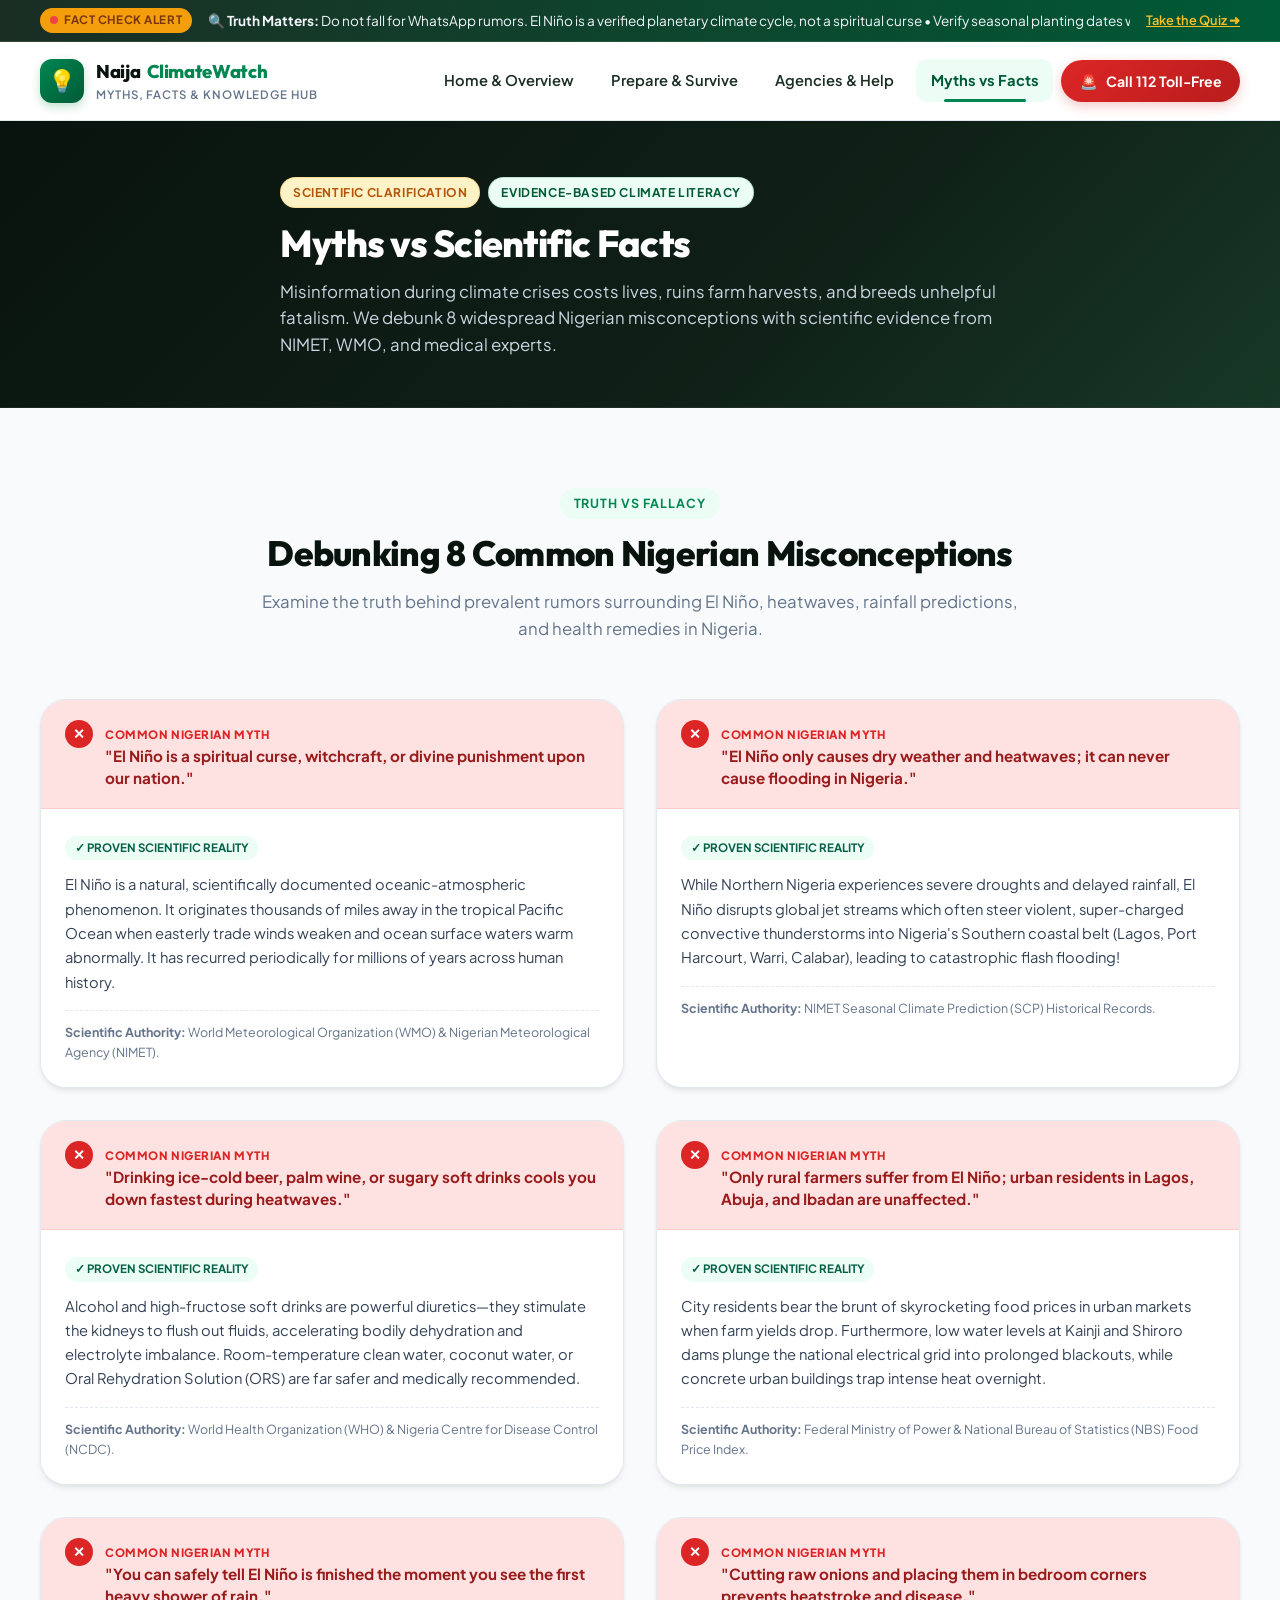
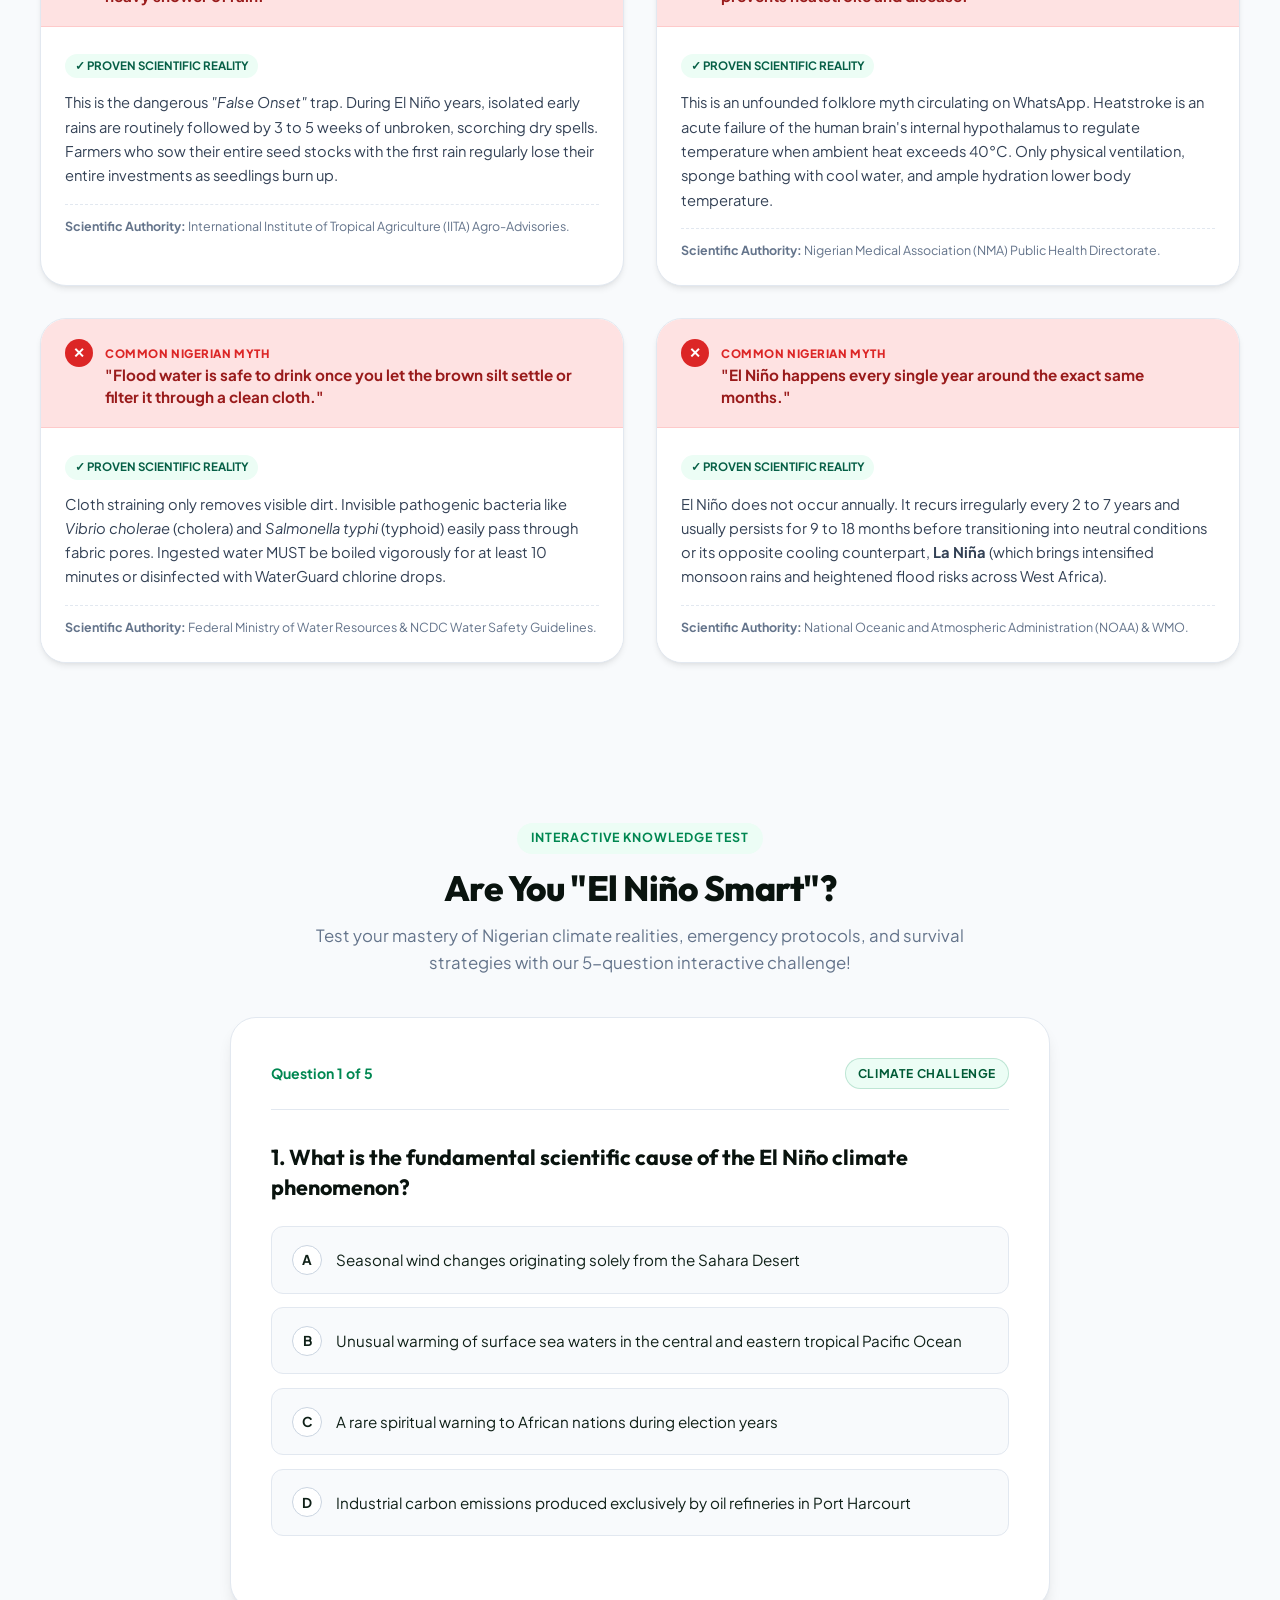
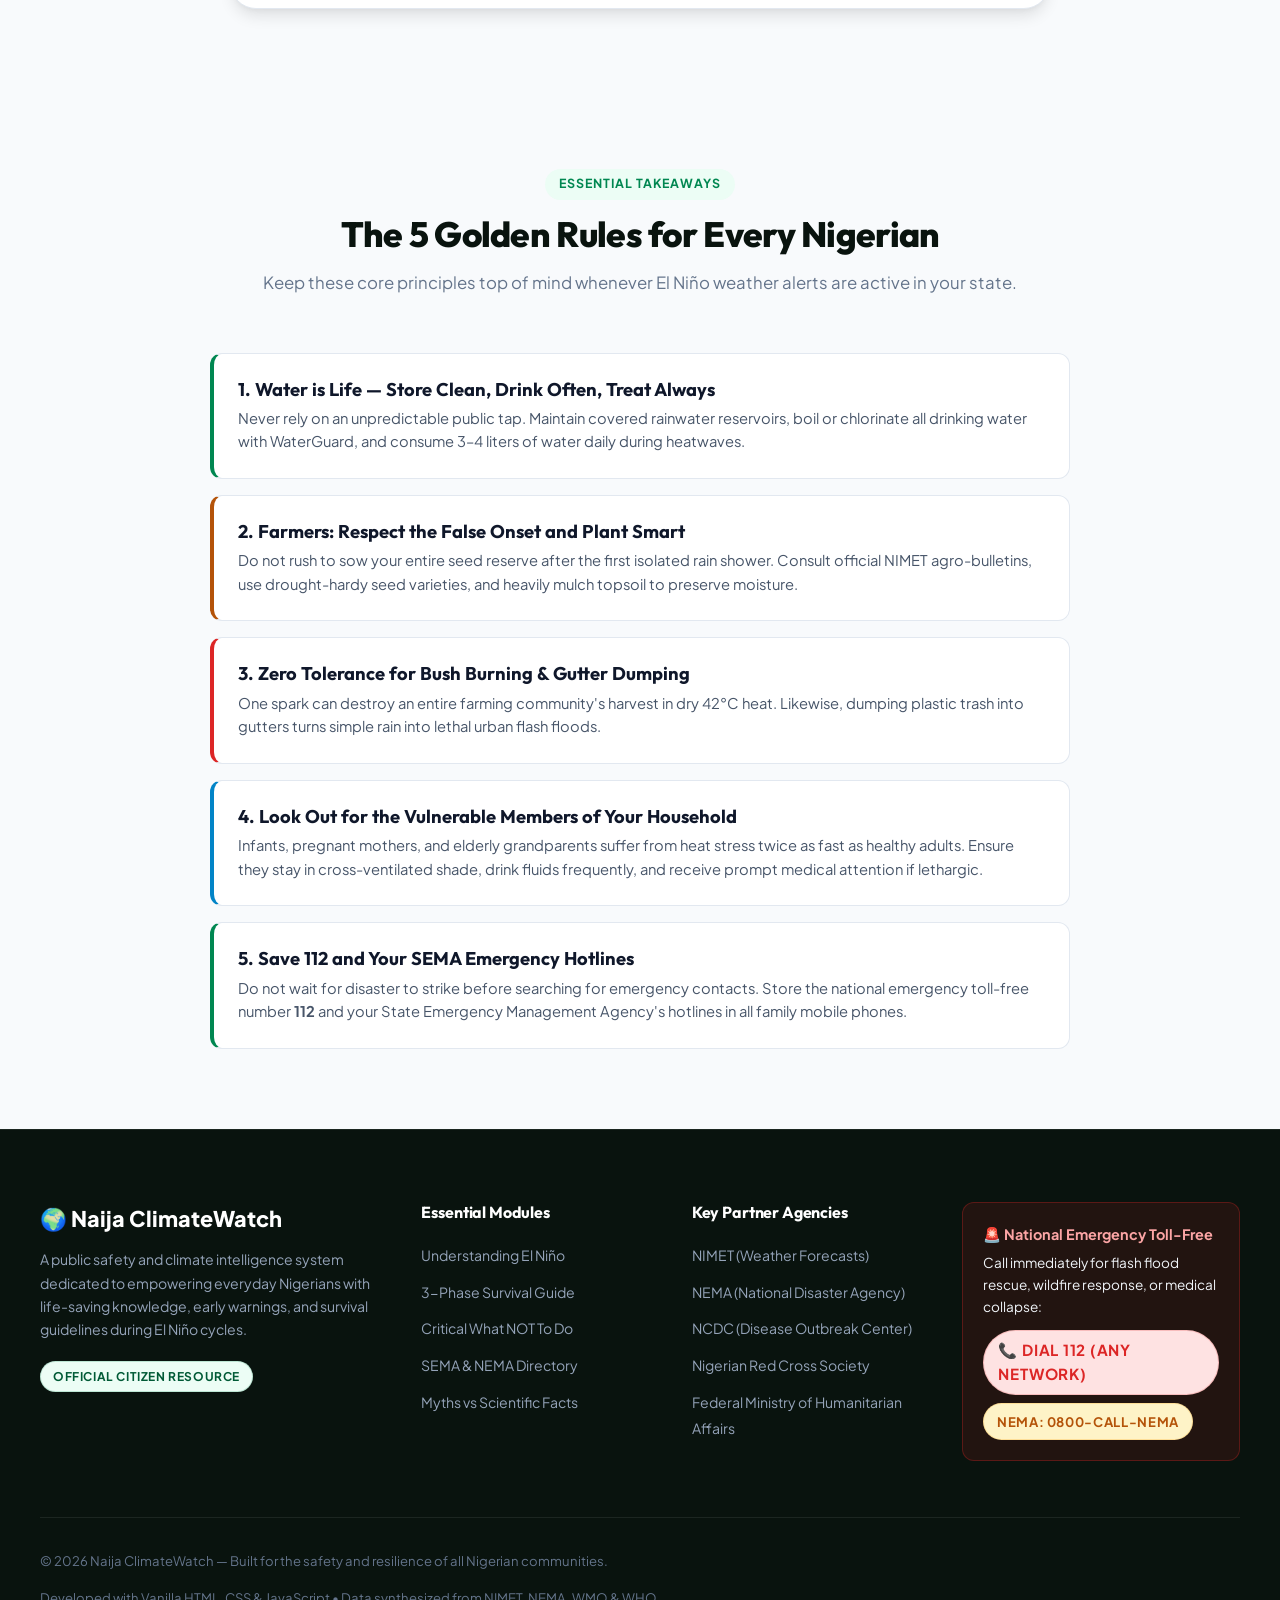
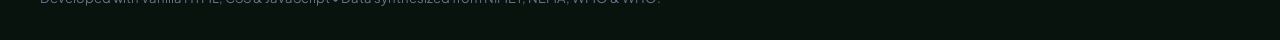
<file: myths-and-facts.html>
<!DOCTYPE html>
<html lang="en">
<head>
  <meta charset="UTF-8">
  <meta name="viewport" content="width=device-width, initial-scale=1.0">
  <title>Myths vs Facts & Climate Quiz | El Niño Knowledge Hub Nigeria</title>
  <meta name="description" content="Debunking popular Nigerian myths and cultural misconceptions about El Niño with verified science from NIMET, WHO, and WMO. Take the interactive El Niño Smart Quiz!">
  <link rel="stylesheet" href="css/style.css">
</head>
<body>

  <!-- LIVE EMERGENCY TICKER -->
  <div class="alert-ticker-bar" role="region" aria-label="Live Weather Alert Ticker">
    <div class="container alert-ticker-container">
      <div style="display: flex; align-items: center; gap: 0.6rem; flex-shrink: 0;">
        <span class="ticker-label"><span class="pulse-dot"></span> Fact Check Alert</span>
      </div>
      <div class="ticker-message">
        <span class="ticker-text">
          🔍 <strong>Truth Matters:</strong> Do not fall for WhatsApp rumors. El Niño is a verified planetary climate cycle, not a spiritual curse • Verify seasonal planting dates with NIMET bulletins • Test your knowledge with our interactive quiz below!
        </span>
      </div>
      <div class="ticker-actions">
        <a href="#quizSection" class="ticker-link">Take the Quiz ➜</a>
      </div>
    </div>
  </div>

  <!-- SITE HEADER / NAVBAR -->
  <header class="site-header">
    <div class="container nav-container">
      <a href="index.html" class="brand-logo" aria-label="Naija ClimateWatch Home">
        <div class="logo-badge">💡</div>
        <div class="brand-text">
          <div class="brand-title">Naija<span>ClimateWatch</span></div>
          <div class="brand-sub">Myths, Facts & Knowledge Hub</div>
        </div>
      </a>

      <button type="button" class="mobile-toggle-btn" id="mobileMenuBtn" aria-label="Toggle navigation menu" aria-expanded="false">
        ☰
      </button>

      <nav>
        <ul class="nav-menu" id="navMenu">
          <li><a href="index.html" class="nav-link">Home & Overview</a></li>
          <li><a href="prepare-and-survive.html" class="nav-link">Prepare & Survive</a></li>
          <li><a href="agencies-and-help.html" class="nav-link">Agencies & Help</a></li>
          <li><a href="myths-and-facts.html" class="nav-link active">Myths vs Facts</a></li>
          <li>
            <a href="tel:112" class="nav-cta" title="Call Nigerian National Emergency Toll-Free">
              <span>🚨</span> Call 112 Toll-Free
            </a>
          </li>
        </ul>
      </nav>
    </div>
  </header>

  <!-- PAGE BANNER -->
  <section class="page-banner">
    <div class="container page-banner-content">
      <div style="display: flex; gap: 0.5rem; margin-bottom: 0.75rem; flex-wrap: wrap;">
        <span class="badge badge-amber">Scientific Clarification</span>
        <span class="badge badge-green">Evidence-Based Climate Literacy</span>
      </div>
      <h1 class="page-banner-title">Myths vs Scientific Facts</h1>
      <p class="page-banner-subtitle">
        Misinformation during climate crises costs lives, ruins farm harvests, and breeds unhelpful fatalism. We debunk 8 widespread Nigerian misconceptions with scientific evidence from NIMET, WMO, and medical experts.
      </p>
    </div>
  </section>

  <!-- MYTHS VS FACTS GRID SECTION -->
  <section class="section">
    <div class="container">
      <div class="section-header">
        <span class="section-tag">Truth vs Fallacy</span>
        <h2 class="section-title">Debunking 8 Common Nigerian Misconceptions</h2>
        <p class="section-subtitle">
          Examine the truth behind prevalent rumors surrounding El Niño, heatwaves, rainfall predictions, and health remedies in Nigeria.
        </p>
      </div>

      <div class="card-grid-2">
        <!-- Myth Card 1 -->
        <div class="myth-card">
          <div class="myth-header-bad">
            <span class="myth-bad-icon">✕</span>
            <div>
              <span style="font-size: 0.72rem; text-transform: uppercase; font-weight: 800; color: #dc2626; letter-spacing: 0.05em;">Common Nigerian Myth</span>
              <div class="myth-bad-title">"El Niño is a spiritual curse, witchcraft, or divine punishment upon our nation."</div>
            </div>
          </div>
          <div class="fact-body-good">
            <span class="fact-badge">✓ Proven Scientific Reality</span>
            <p class="fact-text">
              El Niño is a natural, scientifically documented oceanic-atmospheric phenomenon. It originates thousands of miles away in the tropical Pacific Ocean when easterly trade winds weaken and ocean surface waters warm abnormally. It has recurred periodically for millions of years across human history.
            </p>
            <div class="fact-source">
              <strong>Scientific Authority:</strong> World Meteorological Organization (WMO) & Nigerian Meteorological Agency (NIMET).
            </div>
          </div>
        </div>

        <!-- Myth Card 2 -->
        <div class="myth-card">
          <div class="myth-header-bad">
            <span class="myth-bad-icon">✕</span>
            <div>
              <span style="font-size: 0.72rem; text-transform: uppercase; font-weight: 800; color: #dc2626; letter-spacing: 0.05em;">Common Nigerian Myth</span>
              <div class="myth-bad-title">"El Niño only causes dry weather and heatwaves; it can never cause flooding in Nigeria."</div>
            </div>
          </div>
          <div class="fact-body-good">
            <span class="fact-badge">✓ Proven Scientific Reality</span>
            <p class="fact-text">
              While Northern Nigeria experiences severe droughts and delayed rainfall, El Niño disrupts global jet streams which often steer violent, super-charged convective thunderstorms into Nigeria's Southern coastal belt (Lagos, Port Harcourt, Warri, Calabar), leading to catastrophic flash flooding!
            </p>
            <div class="fact-source">
              <strong>Scientific Authority:</strong> NIMET Seasonal Climate Prediction (SCP) Historical Records.
            </div>
          </div>
        </div>

        <!-- Myth Card 3 -->
        <div class="myth-card">
          <div class="myth-header-bad">
            <span class="myth-bad-icon">✕</span>
            <div>
              <span style="font-size: 0.72rem; text-transform: uppercase; font-weight: 800; color: #dc2626; letter-spacing: 0.05em;">Common Nigerian Myth</span>
              <div class="myth-bad-title">"Drinking ice-cold beer, palm wine, or sugary soft drinks cools you down fastest during heatwaves."</div>
            </div>
          </div>
          <div class="fact-body-good">
            <span class="fact-badge">✓ Proven Scientific Reality</span>
            <p class="fact-text">
              Alcohol and high-fructose soft drinks are powerful diuretics—they stimulate the kidneys to flush out fluids, accelerating bodily dehydration and electrolyte imbalance. Room-temperature clean water, coconut water, or Oral Rehydration Solution (ORS) are far safer and medically recommended.
            </p>
            <div class="fact-source">
              <strong>Scientific Authority:</strong> World Health Organization (WHO) & Nigeria Centre for Disease Control (NCDC).
            </div>
          </div>
        </div>

        <!-- Myth Card 4 -->
        <div class="myth-card">
          <div class="myth-header-bad">
            <span class="myth-bad-icon">✕</span>
            <div>
              <span style="font-size: 0.72rem; text-transform: uppercase; font-weight: 800; color: #dc2626; letter-spacing: 0.05em;">Common Nigerian Myth</span>
              <div class="myth-bad-title">"Only rural farmers suffer from El Niño; urban residents in Lagos, Abuja, and Ibadan are unaffected."</div>
            </div>
          </div>
          <div class="fact-body-good">
            <span class="fact-badge">✓ Proven Scientific Reality</span>
            <p class="fact-text">
              City residents bear the brunt of skyrocketing food prices in urban markets when farm yields drop. Furthermore, low water levels at Kainji and Shiroro dams plunge the national electrical grid into prolonged blackouts, while concrete urban buildings trap intense heat overnight.
            </p>
            <div class="fact-source">
              <strong>Scientific Authority:</strong> Federal Ministry of Power & National Bureau of Statistics (NBS) Food Price Index.
            </div>
          </div>
        </div>

        <!-- Myth Card 5 -->
        <div class="myth-card">
          <div class="myth-header-bad">
            <span class="myth-bad-icon">✕</span>
            <div>
              <span style="font-size: 0.72rem; text-transform: uppercase; font-weight: 800; color: #dc2626; letter-spacing: 0.05em;">Common Nigerian Myth</span>
              <div class="myth-bad-title">"You can safely tell El Niño is finished the moment you see the first heavy shower of rain."</div>
            </div>
          </div>
          <div class="fact-body-good">
            <span class="fact-badge">✓ Proven Scientific Reality</span>
            <p class="fact-text">
              This is the dangerous <em>"False Onset"</em> trap. During El Niño years, isolated early rains are routinely followed by 3 to 5 weeks of unbroken, scorching dry spells. Farmers who sow their entire seed stocks with the first rain regularly lose their entire investments as seedlings burn up.
            </p>
            <div class="fact-source">
              <strong>Scientific Authority:</strong> International Institute of Tropical Agriculture (IITA) Agro-Advisories.
            </div>
          </div>
        </div>

        <!-- Myth Card 6 -->
        <div class="myth-card">
          <div class="myth-header-bad">
            <span class="myth-bad-icon">✕</span>
            <div>
              <span style="font-size: 0.72rem; text-transform: uppercase; font-weight: 800; color: #dc2626; letter-spacing: 0.05em;">Common Nigerian Myth</span>
              <div class="myth-bad-title">"Cutting raw onions and placing them in bedroom corners prevents heatstroke and disease."</div>
            </div>
          </div>
          <div class="fact-body-good">
            <span class="fact-badge">✓ Proven Scientific Reality</span>
            <p class="fact-text">
              This is an unfounded folklore myth circulating on WhatsApp. Heatstroke is an acute failure of the human brain's internal hypothalamus to regulate temperature when ambient heat exceeds 40°C. Only physical ventilation, sponge bathing with cool water, and ample hydration lower body temperature.
            </p>
            <div class="fact-source">
              <strong>Scientific Authority:</strong> Nigerian Medical Association (NMA) Public Health Directorate.
            </div>
          </div>
        </div>

        <!-- Myth Card 7 -->
        <div class="myth-card">
          <div class="myth-header-bad">
            <span class="myth-bad-icon">✕</span>
            <div>
              <span style="font-size: 0.72rem; text-transform: uppercase; font-weight: 800; color: #dc2626; letter-spacing: 0.05em;">Common Nigerian Myth</span>
              <div class="myth-bad-title">"Flood water is safe to drink once you let the brown silt settle or filter it through a clean cloth."</div>
            </div>
          </div>
          <div class="fact-body-good">
            <span class="fact-badge">✓ Proven Scientific Reality</span>
            <p class="fact-text">
              Cloth straining only removes visible dirt. Invisible pathogenic bacteria like <em>Vibrio cholerae</em> (cholera) and <em>Salmonella typhi</em> (typhoid) easily pass through fabric pores. Ingested water MUST be boiled vigorously for at least 10 minutes or disinfected with WaterGuard chlorine drops.
            </p>
            <div class="fact-source">
              <strong>Scientific Authority:</strong> Federal Ministry of Water Resources & NCDC Water Safety Guidelines.
            </div>
          </div>
        </div>

        <!-- Myth Card 8 -->
        <div class="myth-card">
          <div class="myth-header-bad">
            <span class="myth-bad-icon">✕</span>
            <div>
              <span style="font-size: 0.72rem; text-transform: uppercase; font-weight: 800; color: #dc2626; letter-spacing: 0.05em;">Common Nigerian Myth</span>
              <div class="myth-bad-title">"El Niño happens every single year around the exact same months."</div>
            </div>
          </div>
          <div class="fact-body-good">
            <span class="fact-badge">✓ Proven Scientific Reality</span>
            <p class="fact-text">
              El Niño does not occur annually. It recurs irregularly every 2 to 7 years and usually persists for 9 to 18 months before transitioning into neutral conditions or its opposite cooling counterpart, <strong>La Niña</strong> (which brings intensified monsoon rains and heightened flood risks across West Africa).
            </p>
            <div class="fact-source">
              <strong>Scientific Authority:</strong> National Oceanic and Atmospheric Administration (NOAA) & WMO.
            </div>
          </div>
        </div>
      </div>
    </div>
  </section>

  <!-- INTERACTIVE "ARE YOU EL NIÑO SMART?" QUIZ SECTION -->
  <section class="section section-alt" id="quizSection">
    <div class="container">
      <div style="text-align: center; max-width: 680px; margin: 0 auto 2.5rem;">
        <span class="section-tag">Interactive Knowledge Test</span>
        <h2 class="section-title">Are You "El Niño Smart"?</h2>
        <p class="section-subtitle">
          Test your mastery of Nigerian climate realities, emergency protocols, and survival strategies with our 5-question interactive challenge!
        </p>
      </div>

      <div class="quiz-container" id="quizContainer">
        <div class="quiz-header">
          <span class="quiz-step-count" id="quizCounter">Question 1 of 5</span>
          <span class="badge badge-green">Climate Challenge</span>
        </div>

        <h3 class="quiz-question-text" id="quizQuestion">
          Loading question...
        </h3>

        <div class="quiz-options-list" id="quizOptions"></div>

        <div class="quiz-feedback-box" id="quizFeedback"></div>

        <div style="text-align: right;">
          <button type="button" class="btn btn-primary" id="quizNextBtn" style="display: none;">
            Next Question ➜
          </button>
        </div>
      </div>
    </div>
  </section>

  <!-- QUICK ACTION CITIZEN SUMMARY & FAQ ACCORDION -->
  <section class="section">
    <div class="container" style="max-width: 900px;">
      <div class="section-header">
        <span class="section-tag">Essential Takeaways</span>
        <h2 class="section-title">The 5 Golden Rules for Every Nigerian</h2>
        <p class="section-subtitle">
          Keep these core principles top of mind whenever El Niño weather alerts are active in your state.
        </p>
      </div>

      <div style="display: flex; flex-direction: column; gap: 1rem;">
        <div style="background: #ffffff; border: 1px solid var(--color-gray-200); border-radius: var(--radius-md); padding: 1.5rem; border-left: 4px solid var(--color-primary);">
          <h3 style="font-size: 1.15rem; color: #0f172a; margin-bottom: 0.4rem;">1. Water is Life — Store Clean, Drink Often, Treat Always</h3>
          <p style="color: #475569; font-size: 0.92rem; line-height: 1.6;">
            Never rely on an unpredictable public tap. Maintain covered rainwater reservoirs, boil or chlorinate all drinking water with WaterGuard, and consume 3–4 liters of water daily during heatwaves.
          </p>
        </div>

        <div style="background: #ffffff; border: 1px solid var(--color-gray-200); border-radius: var(--radius-md); padding: 1.5rem; border-left: 4px solid #b45309;">
          <h3 style="font-size: 1.15rem; color: #0f172a; margin-bottom: 0.4rem;">2. Farmers: Respect the False Onset and Plant Smart</h3>
          <p style="color: #475569; font-size: 0.92rem; line-height: 1.6;">
            Do not rush to sow your entire seed reserve after the first isolated rain shower. Consult official NIMET agro-bulletins, use drought-hardy seed varieties, and heavily mulch topsoil to preserve moisture.
          </p>
        </div>

        <div style="background: #ffffff; border: 1px solid var(--color-gray-200); border-radius: var(--radius-md); padding: 1.5rem; border-left: 4px solid #dc2626;">
          <h3 style="font-size: 1.15rem; color: #0f172a; margin-bottom: 0.4rem;">3. Zero Tolerance for Bush Burning & Gutter Dumping</h3>
          <p style="color: #475569; font-size: 0.92rem; line-height: 1.6;">
            One spark can destroy an entire farming community's harvest in dry 42°C heat. Likewise, dumping plastic trash into gutters turns simple rain into lethal urban flash floods.
          </p>
        </div>

        <div style="background: #ffffff; border: 1px solid var(--color-gray-200); border-radius: var(--radius-md); padding: 1.5rem; border-left: 4px solid #0284c7;">
          <h3 style="font-size: 1.15rem; color: #0f172a; margin-bottom: 0.4rem;">4. Look Out for the Vulnerable Members of Your Household</h3>
          <p style="color: #475569; font-size: 0.92rem; line-height: 1.6;">
            Infants, pregnant mothers, and elderly grandparents suffer from heat stress twice as fast as healthy adults. Ensure they stay in cross-ventilated shade, drink fluids frequently, and receive prompt medical attention if lethargic.
          </p>
        </div>

        <div style="background: #ffffff; border: 1px solid var(--color-gray-200); border-radius: var(--radius-md); padding: 1.5rem; border-left: 4px solid #008751;">
          <h3 style="font-size: 1.15rem; color: #0f172a; margin-bottom: 0.4rem;">5. Save 112 and Your SEMA Emergency Hotlines</h3>
          <p style="color: #475569; font-size: 0.92rem; line-height: 1.6;">
            Do not wait for disaster to strike before searching for emergency contacts. Store the national emergency toll-free number <strong>112</strong> and your State Emergency Management Agency's hotlines in all family mobile phones.
          </p>
        </div>
      </div>
    </div>
  </section>

  <!-- SITE FOOTER -->
  <footer class="site-footer">
    <div class="container">
      <div class="footer-grid">
        <div>
          <div class="footer-brand-title">🌍 Naija ClimateWatch</div>
          <p class="footer-desc">
            A public safety and climate intelligence system dedicated to empowering everyday Nigerians with life-saving knowledge, early warnings, and survival guidelines during El Niño cycles.
          </p>
          <span class="badge badge-green">Official Citizen Resource</span>
        </div>

        <div>
          <h4 class="footer-heading">Essential Modules</h4>
          <ul class="footer-links">
            <li><a href="index.html">Understanding El Niño</a></li>
            <li><a href="prepare-and-survive.html">3-Phase Survival Guide</a></li>
            <li><a href="prepare-and-survive.html#whatNotToDo">Critical What NOT To Do</a></li>
            <li><a href="agencies-and-help.html">SEMA & NEMA Directory</a></li>
            <li><a href="myths-and-facts.html">Myths vs Scientific Facts</a></li>
          </ul>
        </div>

        <div>
          <h4 class="footer-heading">Key Partner Agencies</h4>
          <ul class="footer-links">
            <li><a href="https://nimet.gov.ng" target="_blank" rel="noopener">NIMET (Weather Forecasts)</a></li>
            <li><a href="https://nema.gov.ng" target="_blank" rel="noopener">NEMA (National Disaster Agency)</a></li>
            <li><a href="https://ncdc.gov.ng" target="_blank" rel="noopener">NCDC (Disease Outbreak Center)</a></li>
            <li><a href="https://redcrossnigeria.org" target="_blank" rel="noopener">Nigerian Red Cross Society</a></li>
            <li><a href="https://fmhds.gov.ng" target="_blank" rel="noopener">Federal Ministry of Humanitarian Affairs</a></li>
          </ul>
        </div>

        <div>
          <div class="footer-emergency-box">
            <div class="footer-emergency-title">🚨 National Emergency Toll-Free</div>
            <p style="color: #f1f5f9; font-size: 0.85rem; margin-bottom: 0.75rem;">
              Call immediately for flash flood rescue, wildfire response, or medical collapse:
            </p>
            <div style="display: flex; gap: 0.5rem; flex-wrap: wrap;">
              <a href="tel:112" class="badge badge-red" style="font-size: 0.95rem; padding: 0.45rem 0.9rem; text-decoration: none;">📞 Dial 112 (Any Network)</a>
              <a href="tel:080022556362" class="badge badge-amber" style="font-size: 0.82rem; padding: 0.45rem 0.8rem; text-decoration: none;">NEMA: 0800-CALL-NEMA</a>
            </div>
          </div>
        </div>
      </div>

      <div class="footer-bottom">
        <div>&copy; 2026 Naija ClimateWatch — Built for the safety and resilience of all Nigerian communities.</div>
        <div>Developed with Vanilla HTML, CSS & JavaScript • Data synthesized from NIMET, NEMA, WMO & WHO.</div>
      </div>
    </div>
  </footer>

  <script src="js/main.js"></script>
</body>
</html>
</file>
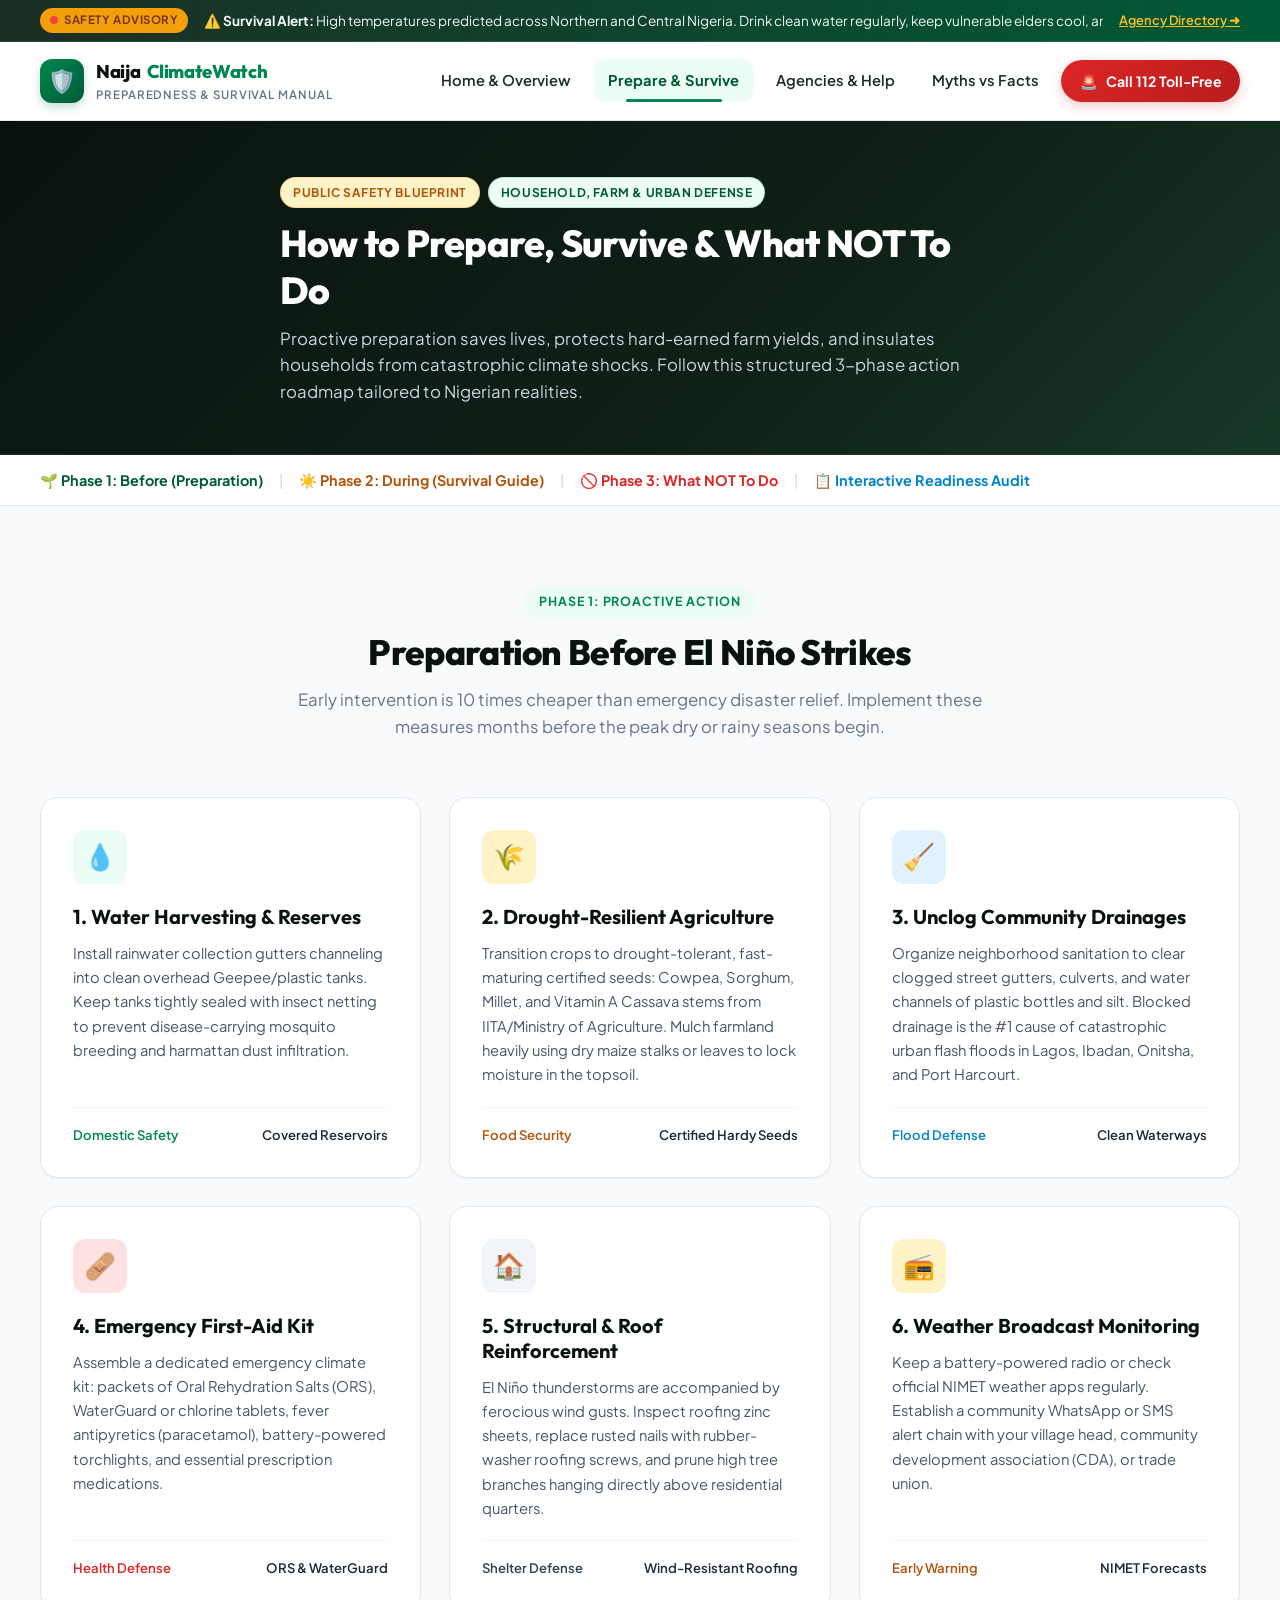
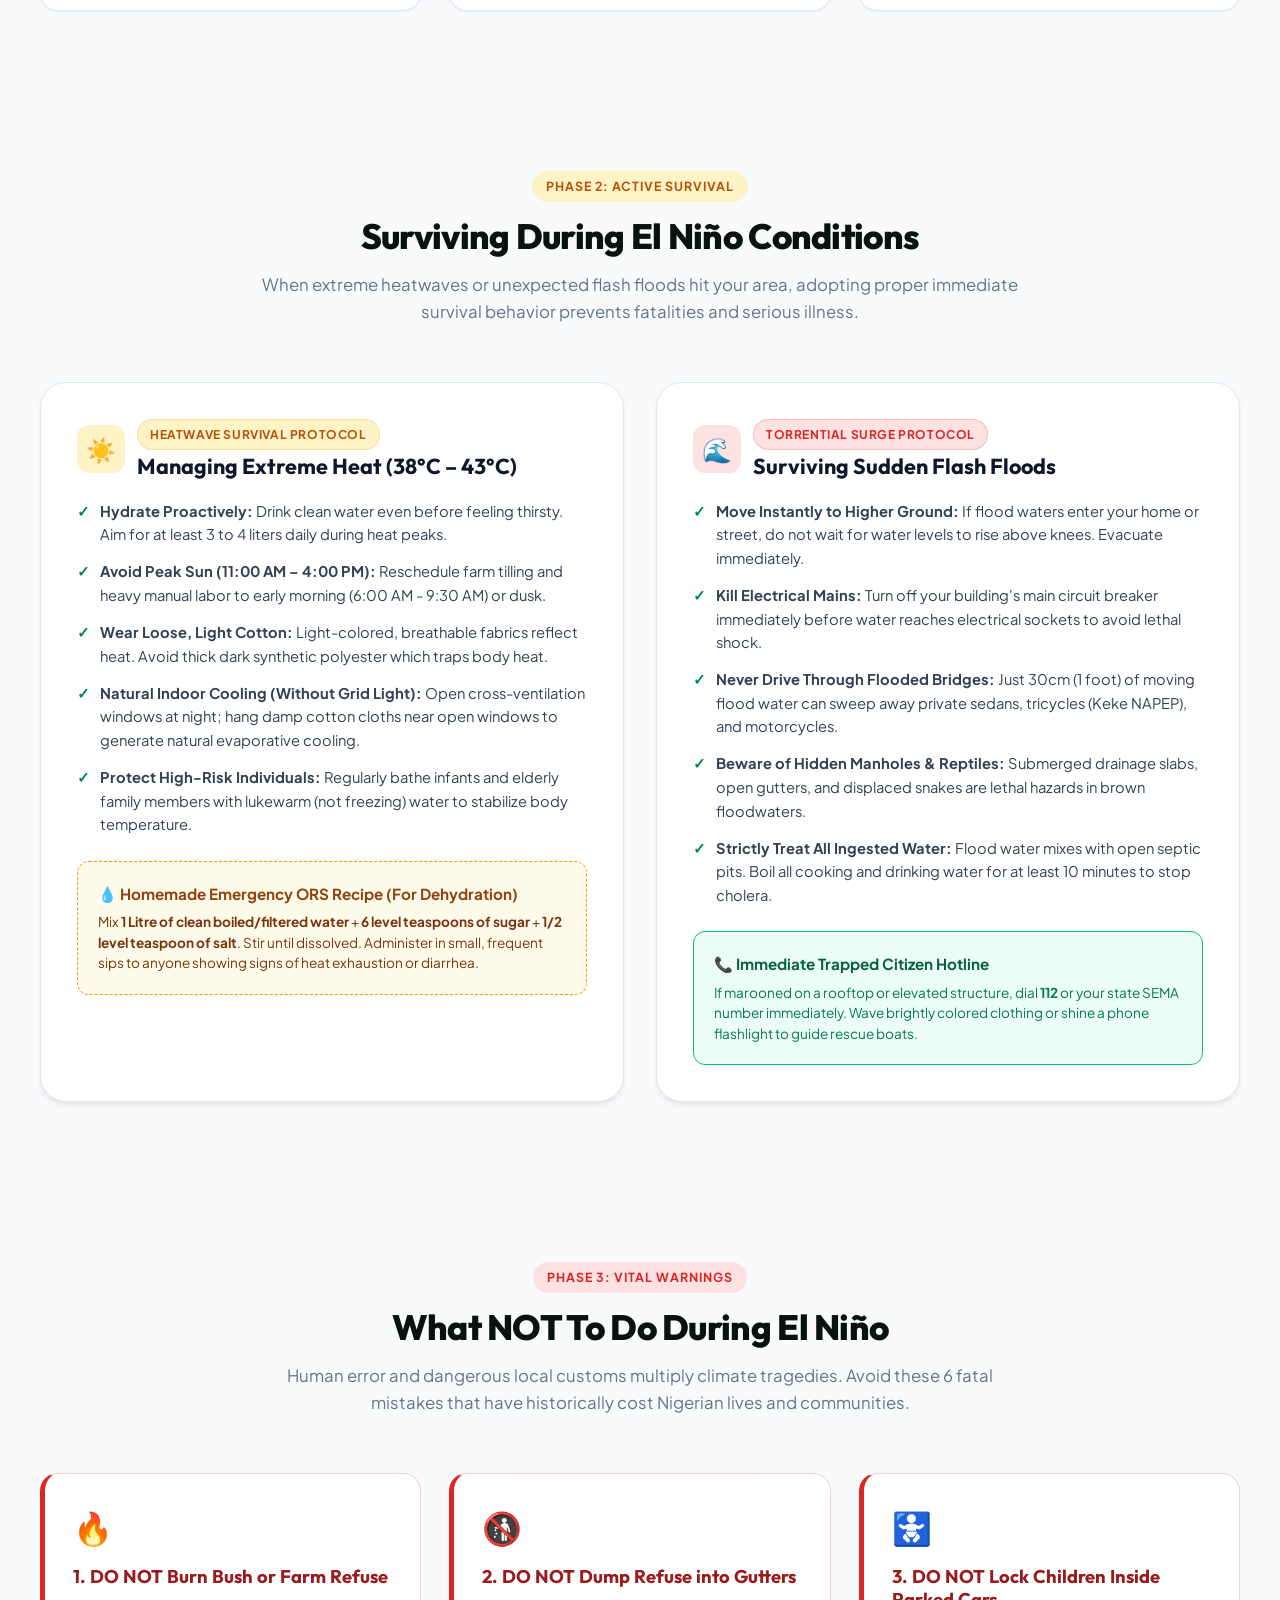
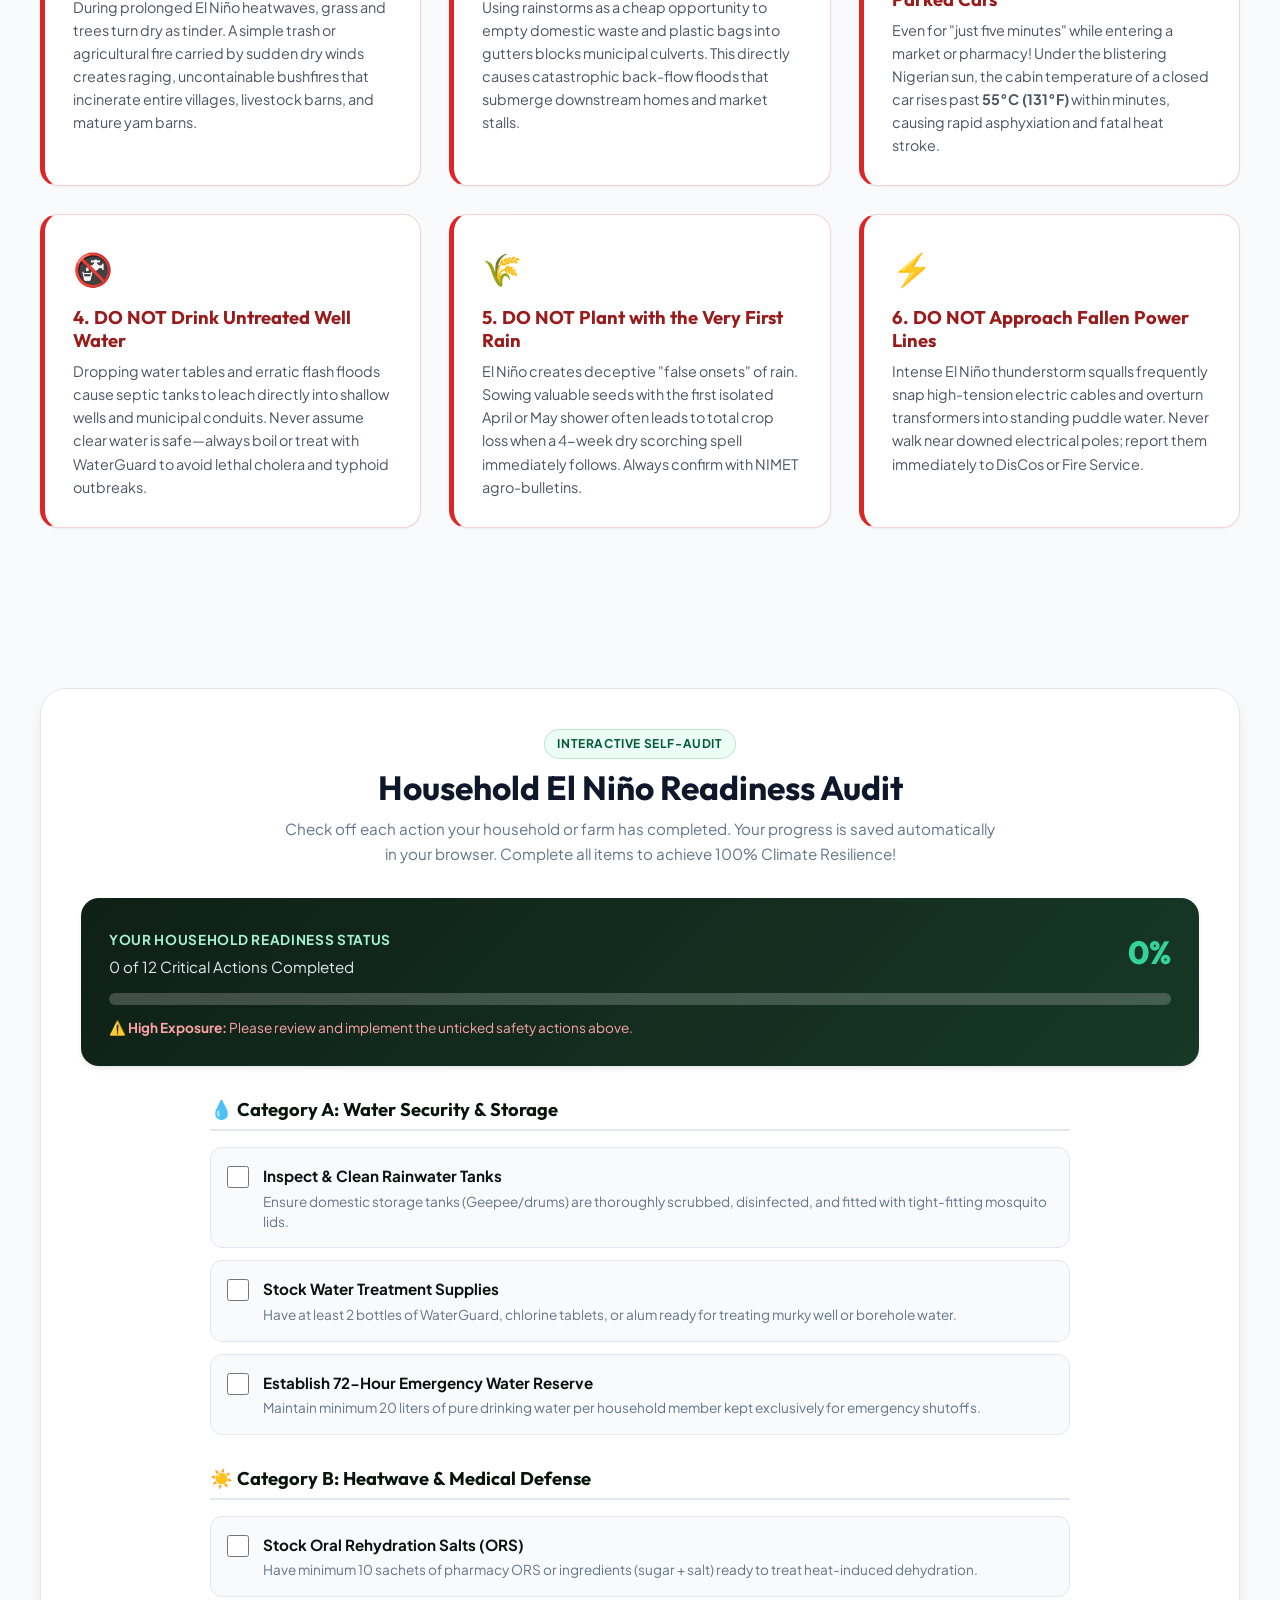
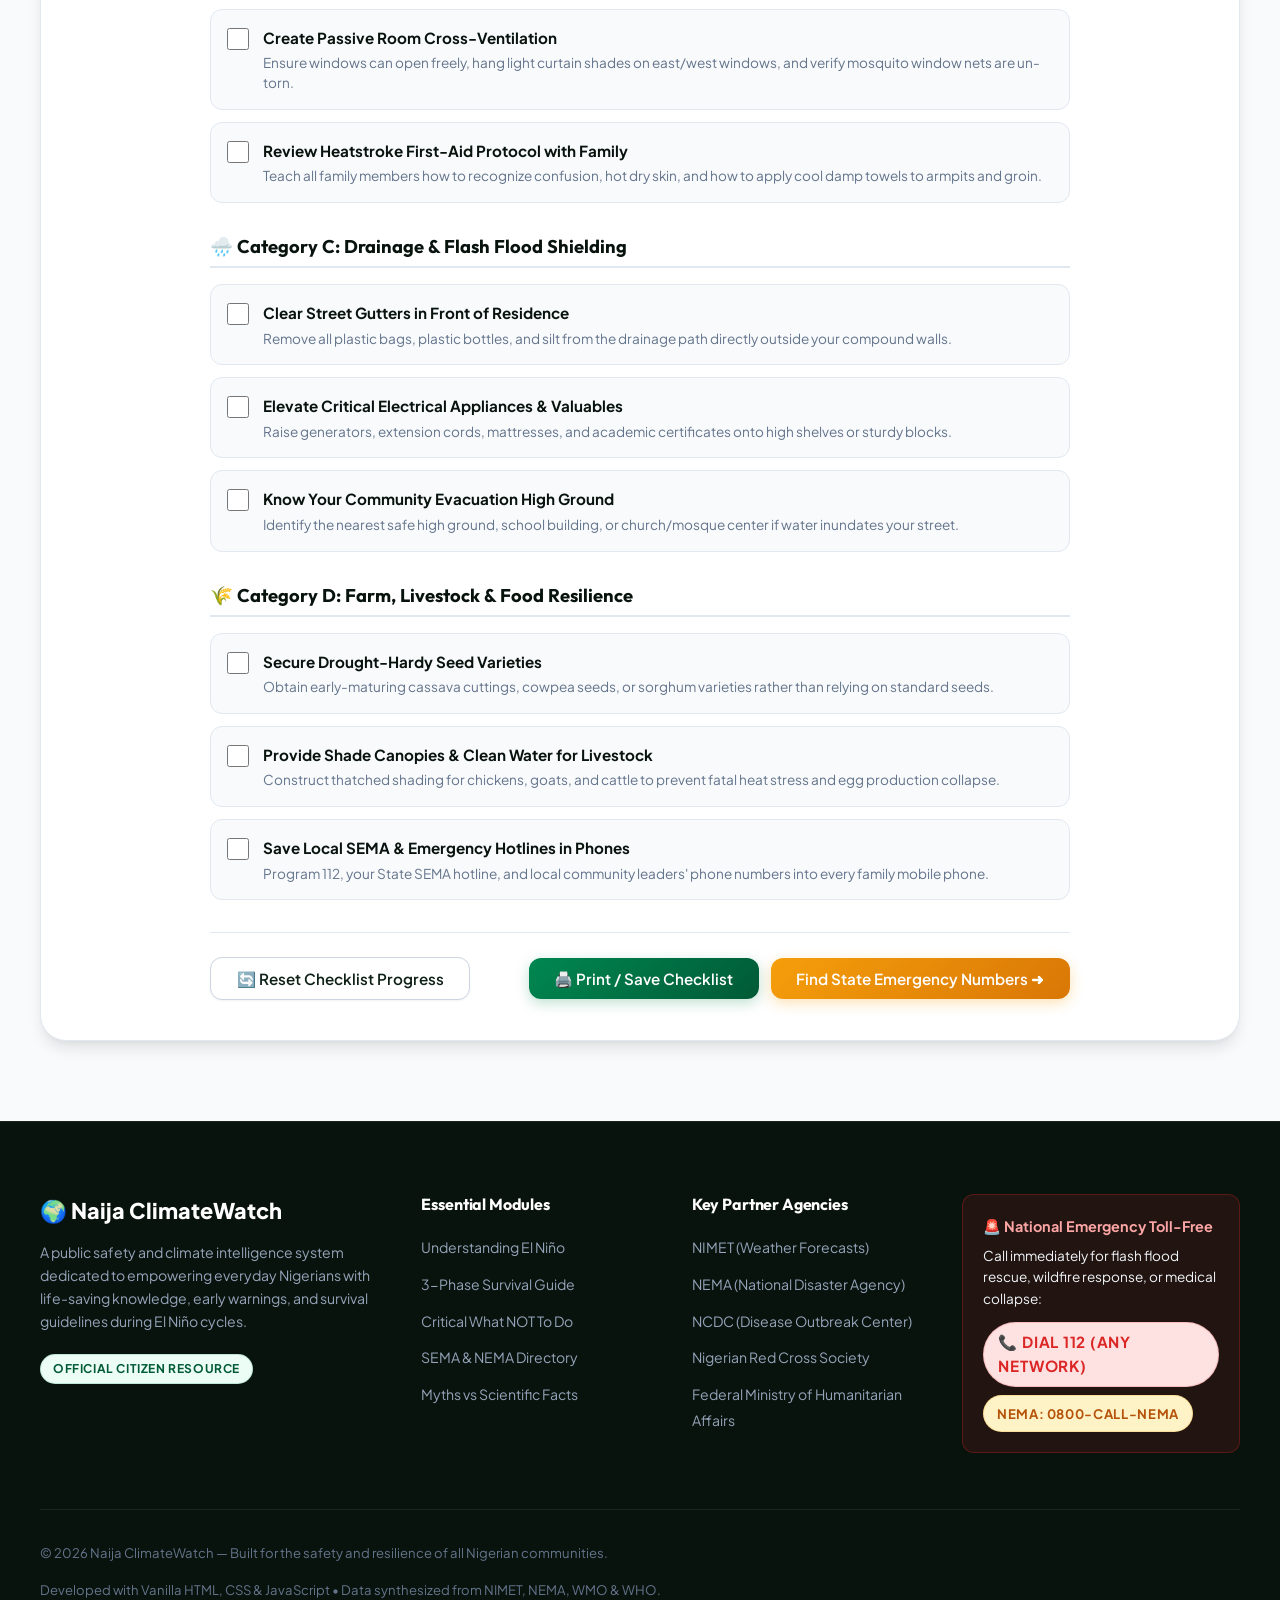
<file: prepare-and-survive.html>
<!DOCTYPE html>
<html lang="en">
<head>
  <meta charset="UTF-8">
  <meta name="viewport" content="width=device-width, initial-scale=1.0">
  <title>Preparedness & Survival Manual | El Niño Action Guide for Nigeria</title>
  <meta name="description" content="Step-by-step 3-phase guide on how Nigerians can prepare before El Niño, survive extreme heatwaves and flash floods during the event, and critical mistakes and things NOT to do.">
  <link rel="stylesheet" href="css/style.css">
</head>
<body>

  <!-- LIVE EMERGENCY TICKER -->
  <div class="alert-ticker-bar" role="region" aria-label="Live Weather Alert Ticker">
    <div class="container alert-ticker-container">
      <div style="display: flex; align-items: center; gap: 0.6rem; flex-shrink: 0;">
        <span class="ticker-label"><span class="pulse-dot"></span> Safety Advisory</span>
      </div>
      <div class="ticker-message">
        <span class="ticker-text">
          ⚠️ <strong>Survival Alert:</strong> High temperatures predicted across Northern and Central Nigeria. Drink clean water regularly, keep vulnerable elders cool, and DO NOT burn dry bushes under any circumstance • Toll-Free Emergency: <strong>112</strong>
        </span>
      </div>
      <div class="ticker-actions">
        <a href="agencies-and-help.html" class="ticker-link">Agency Directory ➜</a>
      </div>
    </div>
  </div>

  <!-- SITE HEADER / NAVBAR -->
  <header class="site-header">
    <div class="container nav-container">
      <a href="index.html" class="brand-logo" aria-label="Naija ClimateWatch Home">
        <div class="logo-badge">🛡️</div>
        <div class="brand-text">
          <div class="brand-title">Naija<span>ClimateWatch</span></div>
          <div class="brand-sub">Preparedness & Survival Manual</div>
        </div>
      </a>

      <button type="button" class="mobile-toggle-btn" id="mobileMenuBtn" aria-label="Toggle navigation menu" aria-expanded="false">
        ☰
      </button>

      <nav>
        <ul class="nav-menu" id="navMenu">
          <li><a href="index.html" class="nav-link">Home & Overview</a></li>
          <li><a href="prepare-and-survive.html" class="nav-link active">Prepare & Survive</a></li>
          <li><a href="agencies-and-help.html" class="nav-link">Agencies & Help</a></li>
          <li><a href="myths-and-facts.html" class="nav-link">Myths vs Facts</a></li>
          <li>
            <a href="tel:112" class="nav-cta" title="Call Nigerian National Emergency Toll-Free">
              <span>🚨</span> Call 112 Toll-Free
            </a>
          </li>
        </ul>
      </nav>
    </div>
  </header>

  <!-- PAGE BANNER -->
  <section class="page-banner">
    <div class="container page-banner-content">
      <div style="display: flex; gap: 0.5rem; margin-bottom: 0.75rem; flex-wrap: wrap;">
        <span class="badge badge-amber">Public Safety Blueprint</span>
        <span class="badge badge-green">Household, Farm & Urban Defense</span>
      </div>
      <h1 class="page-banner-title">How to Prepare, Survive & What NOT To Do</h1>
      <p class="page-banner-subtitle">
        Proactive preparation saves lives, protects hard-earned farm yields, and insulates households from catastrophic climate shocks. Follow this structured 3-phase action roadmap tailored to Nigerian realities.
      </p>
    </div>
  </section>

  <!-- QUICK ANCHOR SHORTCUTS -->
  <div style="background-color: #ffffff; border-bottom: 1px solid var(--color-gray-200); padding: 0.85rem 0;">
    <div class="container" style="display: flex; gap: 1rem; overflow-x: auto; white-space: nowrap; font-size: 0.9rem;">
      <a href="#beforeSection" style="color: var(--color-primary-dark); font-weight: 700;">🌱 Phase 1: Before (Preparation)</a>
      <span style="color: #cbd5e1;">|</span>
      <a href="#duringSection" style="color: #b45309; font-weight: 700;">☀️ Phase 2: During (Survival Guide)</a>
      <span style="color: #cbd5e1;">|</span>
      <a href="#whatNotToDo" style="color: #dc2626; font-weight: 700;">🚫 Phase 3: What NOT To Do</a>
      <span style="color: #cbd5e1;">|</span>
      <a href="#auditChecklist" style="color: #0284c7; font-weight: 700;">📋 Interactive Readiness Audit</a>
    </div>
  </div>

  <!-- PHASE 1: BEFORE EL NIÑO (PREPARATION) -->
  <section class="section" id="beforeSection">
    <div class="container">
      <div class="section-header">
        <span class="section-tag" style="background-color: #ecfdf5; color: #008751;">Phase 1: Proactive Action</span>
        <h2 class="section-title">Preparation Before El Niño Strikes</h2>
        <p class="section-subtitle">
          Early intervention is 10 times cheaper than emergency disaster relief. Implement these measures months before the peak dry or rainy seasons begin.
        </p>
      </div>

      <div class="card-grid-3">
        <!-- Prep 1 -->
        <div class="info-card">
          <div class="card-icon-wrap" style="background-color: #ecfdf5; color: #008751;">
            💧
          </div>
          <h3 class="card-title">1. Water Harvesting & Reserves</h3>
          <p class="card-text">
            Install rainwater collection gutters channeling into clean overhead Geepee/plastic tanks. Keep tanks tightly sealed with insect netting to prevent disease-carrying mosquito breeding and harmattan dust infiltration.
          </p>
          <div class="card-footer-info">
            <span style="color: #008751;">Domestic Safety</span>
            <span>Covered Reservoirs</span>
          </div>
        </div>

        <!-- Prep 2 -->
        <div class="info-card">
          <div class="card-icon-wrap" style="background-color: #fef3c7; color: #b45309;">
            🌾
          </div>
          <h3 class="card-title">2. Drought-Resilient Agriculture</h3>
          <p class="card-text">
            Transition crops to drought-tolerant, fast-maturing certified seeds: Cowpea, Sorghum, Millet, and Vitamin A Cassava stems from IITA/Ministry of Agriculture. Mulch farmland heavily using dry maize stalks or leaves to lock moisture in the topsoil.
          </p>
          <div class="card-footer-info">
            <span style="color: #b45309;">Food Security</span>
            <span>Certified Hardy Seeds</span>
          </div>
        </div>

        <!-- Prep 3 -->
        <div class="info-card">
          <div class="card-icon-wrap" style="background-color: #e0f2fe; color: #0284c7;">
            🧹
          </div>
          <h3 class="card-title">3. Unclog Community Drainages</h3>
          <p class="card-text">
            Organize neighborhood sanitation to clear clogged street gutters, culverts, and water channels of plastic bottles and silt. Blocked drainage is the #1 cause of catastrophic urban flash floods in Lagos, Ibadan, Onitsha, and Port Harcourt.
          </p>
          <div class="card-footer-info">
            <span style="color: #0284c7;">Flood Defense</span>
            <span>Clean Waterways</span>
          </div>
        </div>

        <!-- Prep 4 -->
        <div class="info-card">
          <div class="card-icon-wrap" style="background-color: #fee2e2; color: #dc2626;">
            🩹
          </div>
          <h3 class="card-title">4. Emergency First-Aid Kit</h3>
          <p class="card-text">
            Assemble a dedicated emergency climate kit: packets of Oral Rehydration Salts (ORS), WaterGuard or chlorine tablets, fever antipyretics (paracetamol), battery-powered torchlights, and essential prescription medications.
          </p>
          <div class="card-footer-info">
            <span style="color: #dc2626;">Health Defense</span>
            <span>ORS & WaterGuard</span>
          </div>
        </div>

        <!-- Prep 5 -->
        <div class="info-card">
          <div class="card-icon-wrap" style="background-color: #f1f5f9; color: #334155;">
            🏠
          </div>
          <h3 class="card-title">5. Structural & Roof Reinforcement</h3>
          <p class="card-text">
            El Niño thunderstorms are accompanied by ferocious wind gusts. Inspect roofing zinc sheets, replace rusted nails with rubber-washer roofing screws, and prune high tree branches hanging directly above residential quarters.
          </p>
          <div class="card-footer-info">
            <span style="color: #334155;">Shelter Defense</span>
            <span>Wind-Resistant Roofing</span>
          </div>
        </div>

        <!-- Prep 6 -->
        <div class="info-card">
          <div class="card-icon-wrap" style="background-color: #fef3c7; color: #b45309;">
            📻
          </div>
          <h3 class="card-title">6. Weather Broadcast Monitoring</h3>
          <p class="card-text">
            Keep a battery-powered radio or check official NIMET weather apps regularly. Establish a community WhatsApp or SMS alert chain with your village head, community development association (CDA), or trade union.
          </p>
          <div class="card-footer-info">
            <span style="color: #b45309;">Early Warning</span>
            <span>NIMET Forecasts</span>
          </div>
        </div>
      </div>
    </div>
  </section>

  <!-- PHASE 2: DURING EL NIÑO (SURVIVAL MANUAL) -->
  <section class="section section-alt" id="duringSection">
    <div class="container">
      <div class="section-header">
        <span class="section-tag" style="background-color: #fef3c7; color: #b45309;">Phase 2: Active Survival</span>
        <h2 class="section-title">Surviving During El Niño Conditions</h2>
        <p class="section-subtitle">
          When extreme heatwaves or unexpected flash floods hit your area, adopting proper immediate survival behavior prevents fatalities and serious illness.
        </p>
      </div>

      <div class="card-grid-2">
        <!-- Survival Module 1: Heatwave -->
        <div style="background: #ffffff; border-radius: var(--radius-xl); padding: 2.25rem; border: 1px solid var(--color-gray-200); box-shadow: var(--shadow-md);">
          <div style="display: flex; align-items: center; gap: 0.75rem; margin-bottom: 1.25rem;">
            <div style="width: 48px; height: 48px; border-radius: var(--radius-md); background: #fef3c7; color: #b45309; display: flex; align-items: center; justify-content: center; font-size: 1.5rem;">
              ☀️
            </div>
            <div>
              <span class="badge badge-amber">Heatwave Survival Protocol</span>
              <h3 style="font-size: 1.35rem; color: #0f172a; margin-top: 0.2rem;">Managing Extreme Heat (38°C – 43°C)</h3>
            </div>
          </div>

          <ul style="list-style: none; display: flex; flex-direction: column; gap: 0.85rem; font-size: 0.92rem; color: #334155;">
            <li style="display: flex; gap: 0.6rem; align-items: flex-start;">
              <span style="color: #008751; font-weight: 800;">✓</span>
              <span><strong>Hydrate Proactively:</strong> Drink clean water even before feeling thirsty. Aim for at least 3 to 4 liters daily during heat peaks.</span>
            </li>
            <li style="display: flex; gap: 0.6rem; align-items: flex-start;">
              <span style="color: #008751; font-weight: 800;">✓</span>
              <span><strong>Avoid Peak Sun (11:00 AM – 4:00 PM):</strong> Reschedule farm tilling and heavy manual labor to early morning (6:00 AM - 9:30 AM) or dusk.</span>
            </li>
            <li style="display: flex; gap: 0.6rem; align-items: flex-start;">
              <span style="color: #008751; font-weight: 800;">✓</span>
              <span><strong>Wear Loose, Light Cotton:</strong> Light-colored, breathable fabrics reflect heat. Avoid thick dark synthetic polyester which traps body heat.</span>
            </li>
            <li style="display: flex; gap: 0.6rem; align-items: flex-start;">
              <span style="color: #008751; font-weight: 800;">✓</span>
              <span><strong>Natural Indoor Cooling (Without Grid Light):</strong> Open cross-ventilation windows at night; hang damp cotton cloths near open windows to generate natural evaporative cooling.</span>
            </li>
            <li style="display: flex; gap: 0.6rem; align-items: flex-start;">
              <span style="color: #008751; font-weight: 800;">✓</span>
              <span><strong>Protect High-Risk Individuals:</strong> Regularly bathe infants and elderly family members with lukewarm (not freezing) water to stabilize body temperature.</span>
            </li>
          </ul>

          <!-- Homemade ORS recipe box -->
          <div style="margin-top: 1.5rem; background: #fffbeb; border: 1.5px dashed #f59e0b; padding: 1.25rem; border-radius: var(--radius-md);">
            <div style="font-weight: 700; color: #92400e; font-size: 0.95rem; margin-bottom: 0.4rem;">
              💧 Homemade Emergency ORS Recipe (For Dehydration)
            </div>
            <p style="font-size: 0.85rem; color: #78350f; line-height: 1.5;">
              Mix <strong>1 Litre of clean boiled/filtered water</strong> + <strong>6 level teaspoons of sugar</strong> + <strong>1/2 level teaspoon of salt</strong>. Stir until dissolved. Administer in small, frequent sips to anyone showing signs of heat exhaustion or diarrhea.
            </p>
          </div>
        </div>

        <!-- Survival Module 2: Flash Floods -->
        <div style="background: #ffffff; border-radius: var(--radius-xl); padding: 2.25rem; border: 1px solid var(--color-gray-200); box-shadow: var(--shadow-md);">
          <div style="display: flex; align-items: center; gap: 0.75rem; margin-bottom: 1.25rem;">
            <div style="width: 48px; height: 48px; border-radius: var(--radius-md); background: #fee2e2; color: #dc2626; display: flex; align-items: center; justify-content: center; font-size: 1.5rem;">
              🌊
            </div>
            <div>
              <span class="badge badge-red">Torrential Surge Protocol</span>
              <h3 style="font-size: 1.35rem; color: #0f172a; margin-top: 0.2rem;">Surviving Sudden Flash Floods</h3>
            </div>
          </div>

          <ul style="list-style: none; display: flex; flex-direction: column; gap: 0.85rem; font-size: 0.92rem; color: #334155;">
            <li style="display: flex; gap: 0.6rem; align-items: flex-start;">
              <span style="color: #008751; font-weight: 800;">✓</span>
              <span><strong>Move Instantly to Higher Ground:</strong> If flood waters enter your home or street, do not wait for water levels to rise above knees. Evacuate immediately.</span>
            </li>
            <li style="display: flex; gap: 0.6rem; align-items: flex-start;">
              <span style="color: #008751; font-weight: 800;">✓</span>
              <span><strong>Kill Electrical Mains:</strong> Turn off your building's main circuit breaker immediately before water reaches electrical sockets to avoid lethal shock.</span>
            </li>
            <li style="display: flex; gap: 0.6rem; align-items: flex-start;">
              <span style="color: #008751; font-weight: 800;">✓</span>
              <span><strong>Never Drive Through Flooded Bridges:</strong> Just 30cm (1 foot) of moving flood water can sweep away private sedans, tricycles (Keke NAPEP), and motorcycles.</span>
            </li>
            <li style="display: flex; gap: 0.6rem; align-items: flex-start;">
              <span style="color: #008751; font-weight: 800;">✓</span>
              <span><strong>Beware of Hidden Manholes & Reptiles:</strong> Submerged drainage slabs, open gutters, and displaced snakes are lethal hazards in brown floodwaters.</span>
            </li>
            <li style="display: flex; gap: 0.6rem; align-items: flex-start;">
              <span style="color: #008751; font-weight: 800;">✓</span>
              <span><strong>Strictly Treat All Ingested Water:</strong> Flood water mixes with open septic pits. Boil all cooking and drinking water for at least 10 minutes to stop cholera.</span>
            </li>
          </ul>

          <div style="margin-top: 1.5rem; background: #ecfdf5; border: 1.5px solid #10b981; padding: 1.25rem; border-radius: var(--radius-md);">
            <div style="font-weight: 700; color: #065f46; font-size: 0.95rem; margin-bottom: 0.4rem;">
              📞 Immediate Trapped Citizen Hotline
            </div>
            <p style="font-size: 0.85rem; color: #047857; line-height: 1.5;">
              If marooned on a rooftop or elevated structure, dial <strong>112</strong> or your state SEMA number immediately. Wave brightly colored clothing or shine a phone flashlight to guide rescue boats.
            </p>
          </div>
        </div>
      </div>
    </div>
  </section>

  <!-- PHASE 3: WHAT NOT TO DO (CRITICAL WARNINGS) -->
  <section class="section" id="whatNotToDo">
    <div class="container">
      <div class="section-header">
        <span class="section-tag" style="background-color: #fee2e2; color: #dc2626;">Phase 3: Vital Warnings</span>
        <h2 class="section-title">What NOT To Do During El Niño</h2>
        <p class="section-subtitle">
          Human error and dangerous local customs multiply climate tragedies. Avoid these 6 fatal mistakes that have historically cost Nigerian lives and communities.
        </p>
      </div>

      <div class="card-grid-3">
        <!-- Not To Do 1 -->
        <div class="warning-card">
          <div class="warning-icon">🔥</div>
          <h3 class="warning-title">1. DO NOT Burn Bush or Farm Refuse</h3>
          <p class="warning-text">
            During prolonged El Niño heatwaves, grass and trees turn dry as tinder. A simple trash or agricultural fire carried by sudden dry winds creates raging, uncontainable bushfires that incinerate entire villages, livestock barns, and mature yam barns.
          </p>
        </div>

        <!-- Not To Do 2 -->
        <div class="warning-card">
          <div class="warning-icon">🚯</div>
          <h3 class="warning-title">2. DO NOT Dump Refuse into Gutters</h3>
          <p class="warning-text">
            Using rainstorms as a cheap opportunity to empty domestic waste and plastic bags into gutters blocks municipal culverts. This directly causes catastrophic back-flow floods that submerge downstream homes and market stalls.
          </p>
        </div>

        <!-- Not To Do 3 -->
        <div class="warning-card">
          <div class="warning-icon">🚼</div>
          <h3 class="warning-title">3. DO NOT Lock Children Inside Parked Cars</h3>
          <p class="warning-text">
            Even for "just five minutes" while entering a market or pharmacy! Under the blistering Nigerian sun, the cabin temperature of a closed car rises past <strong>55°C (131°F)</strong> within minutes, causing rapid asphyxiation and fatal heat stroke.
          </p>
        </div>

        <!-- Not To Do 4 -->
        <div class="warning-card">
          <div class="warning-icon">🚱</div>
          <h3 class="warning-title">4. DO NOT Drink Untreated Well Water</h3>
          <p class="warning-text">
            Dropping water tables and erratic flash floods cause septic tanks to leach directly into shallow wells and municipal conduits. Never assume clear water is safe—always boil or treat with WaterGuard to avoid lethal cholera and typhoid outbreaks.
          </p>
        </div>

        <!-- Not To Do 5 -->
        <div class="warning-card">
          <div class="warning-icon">🌾</div>
          <h3 class="warning-title">5. DO NOT Plant with the Very First Rain</h3>
          <p class="warning-text">
            El Niño creates deceptive "false onsets" of rain. Sowing valuable seeds with the first isolated April or May shower often leads to total crop loss when a 4-week dry scorching spell immediately follows. Always confirm with NIMET agro-bulletins.
          </p>
        </div>

        <!-- Not To Do 6 -->
        <div class="warning-card">
          <div class="warning-icon">⚡</div>
          <h3 class="warning-title">6. DO NOT Approach Fallen Power Lines</h3>
          <p class="warning-text">
            Intense El Niño thunderstorm squalls frequently snap high-tension electric cables and overturn transformers into standing puddle water. Never walk near downed electrical poles; report them immediately to DisCos or Fire Service.
          </p>
        </div>
      </div>
    </div>
  </section>

  <!-- INTERACTIVE HOUSEHOLD READINESS AUDIT CHECKLIST -->
  <section class="section section-alt" id="auditChecklist">
    <div class="container">
      <div class="tool-box">
        <div style="text-align: center; max-width: 720px; margin: 0 auto 2rem;">
          <span class="badge badge-green" style="margin-bottom: 0.5rem;">Interactive Self-Audit</span>
          <h2 style="font-size: 2.1rem; color: #0f172a; margin-bottom: 0.5rem;">Household El Niño Readiness Audit</h2>
          <p style="color: #64748b; font-size: 0.95rem;">
            Check off each action your household or farm has completed. Your progress is saved automatically in your browser. Complete all items to achieve 100% Climate Resilience!
          </p>
        </div>

        <!-- Sticky Readiness Meter Box -->
        <div class="readiness-meter-box">
          <div class="readiness-header">
            <div>
              <span style="font-size: 0.85rem; color: #a7f3d0; text-transform: uppercase; letter-spacing: 0.05em; font-weight: 700;">
                Your Household Readiness Status
              </span>
              <div id="readinessCount" style="color: #e2e8f0; font-size: 0.95rem; margin-top: 0.2rem;">
                0 of 12 Critical Actions Completed
              </div>
            </div>
            <div class="readiness-pct" id="readinessPct">0%</div>
          </div>
          <div class="progress-bar-track" style="height: 12px; background-color: rgba(255,255,255,0.2);">
            <div class="progress-bar-fill" id="readinessFill" style="width: 0%; background: linear-gradient(90deg, #10b981 0%, #34d399 100%);"></div>
          </div>
          <div id="readinessStatusMsg" style="margin-top: 0.75rem; font-size: 0.85rem; color: #fca5a5;">
            ⚠️ High Exposure: Please review and implement the unticked safety actions below.
          </div>
        </div>

        <!-- Checklist Items by Category -->
        <div style="max-width: 860px; margin: 0 auto;">
          <!-- Category 1 -->
          <div class="checklist-category">
            <h3 class="checklist-cat-title">💧 Category A: Water Security & Storage</h3>
            <label class="checklist-item">
              <input type="checkbox" class="checklist-checkbox">
              <div class="checklist-content">
                <div class="checklist-title">Inspect & Clean Rainwater Tanks</div>
                <div class="checklist-desc">Ensure domestic storage tanks (Geepee/drums) are thoroughly scrubbed, disinfected, and fitted with tight-fitting mosquito lids.</div>
              </div>
            </label>
            <label class="checklist-item">
              <input type="checkbox" class="checklist-checkbox">
              <div class="checklist-content">
                <div class="checklist-title">Stock Water Treatment Supplies</div>
                <div class="checklist-desc">Have at least 2 bottles of WaterGuard, chlorine tablets, or alum ready for treating murky well or borehole water.</div>
              </div>
            </label>
            <label class="checklist-item">
              <input type="checkbox" class="checklist-checkbox">
              <div class="checklist-content">
                <div class="checklist-title">Establish 72-Hour Emergency Water Reserve</div>
                <div class="checklist-desc">Maintain minimum 20 liters of pure drinking water per household member kept exclusively for emergency shutoffs.</div>
              </div>
            </label>
          </div>

          <!-- Category 2 -->
          <div class="checklist-category">
            <h3 class="checklist-cat-title">☀️ Category B: Heatwave & Medical Defense</h3>
            <label class="checklist-item">
              <input type="checkbox" class="checklist-checkbox">
              <div class="checklist-content">
                <div class="checklist-title">Stock Oral Rehydration Salts (ORS)</div>
                <div class="checklist-desc">Have minimum 10 sachets of pharmacy ORS or ingredients (sugar + salt) ready to treat heat-induced dehydration.</div>
              </div>
            </label>
            <label class="checklist-item">
              <input type="checkbox" class="checklist-checkbox">
              <div class="checklist-content">
                <div class="checklist-title">Create Passive Room Cross-Ventilation</div>
                <div class="checklist-desc">Ensure windows can open freely, hang light curtain shades on east/west windows, and verify mosquito window nets are un-torn.</div>
              </div>
            </label>
            <label class="checklist-item">
              <input type="checkbox" class="checklist-checkbox">
              <div class="checklist-content">
                <div class="checklist-title">Review Heatstroke First-Aid Protocol with Family</div>
                <div class="checklist-desc">Teach all family members how to recognize confusion, hot dry skin, and how to apply cool damp towels to armpits and groin.</div>
              </div>
            </label>
          </div>

          <!-- Category 3 -->
          <div class="checklist-category">
            <h3 class="checklist-cat-title">🌧️ Category C: Drainage & Flash Flood Shielding</h3>
            <label class="checklist-item">
              <input type="checkbox" class="checklist-checkbox">
              <div class="checklist-content">
                <div class="checklist-title">Clear Street Gutters in Front of Residence</div>
                <div class="checklist-desc">Remove all plastic bags, plastic bottles, and silt from the drainage path directly outside your compound walls.</div>
              </div>
            </label>
            <label class="checklist-item">
              <input type="checkbox" class="checklist-checkbox">
              <div class="checklist-content">
                <div class="checklist-title">Elevate Critical Electrical Appliances & Valuables</div>
                <div class="checklist-desc">Raise generators, extension cords, mattresses, and academic certificates onto high shelves or sturdy blocks.</div>
              </div>
            </label>
            <label class="checklist-item">
              <input type="checkbox" class="checklist-checkbox">
              <div class="checklist-content">
                <div class="checklist-title">Know Your Community Evacuation High Ground</div>
                <div class="checklist-desc">Identify the nearest safe high ground, school building, or church/mosque center if water inundates your street.</div>
              </div>
            </label>
          </div>

          <!-- Category 4 -->
          <div class="checklist-category">
            <h3 class="checklist-cat-title">🌾 Category D: Farm, Livestock & Food Resilience</h3>
            <label class="checklist-item">
              <input type="checkbox" class="checklist-checkbox">
              <div class="checklist-content">
                <div class="checklist-title">Secure Drought-Hardy Seed Varieties</div>
                <div class="checklist-desc">Obtain early-maturing cassava cuttings, cowpea seeds, or sorghum varieties rather than relying on standard seeds.</div>
              </div>
            </label>
            <label class="checklist-item">
              <input type="checkbox" class="checklist-checkbox">
              <div class="checklist-content">
                <div class="checklist-title">Provide Shade Canopies & Clean Water for Livestock</div>
                <div class="checklist-desc">Construct thatched shading for chickens, goats, and cattle to prevent fatal heat stress and egg production collapse.</div>
              </div>
            </label>
            <label class="checklist-item">
              <input type="checkbox" class="checklist-checkbox">
              <div class="checklist-content">
                <div class="checklist-title">Save Local SEMA & Emergency Hotlines in Phones</div>
                <div class="checklist-desc">Program 112, your State SEMA hotline, and local community leaders' phone numbers into every family mobile phone.</div>
              </div>
            </label>
          </div>

          <!-- Checklist Actions -->
          <div style="display: flex; gap: 1rem; justify-content: space-between; align-items: center; flex-wrap: wrap; margin-top: 2rem; padding-top: 1.5rem; border-top: 1px solid var(--color-gray-200);">
            <button type="button" class="btn btn-secondary" id="resetChecklistBtn">
              🔄 Reset Checklist Progress
            </button>
            <div style="display: flex; gap: 0.75rem;">
              <button type="button" class="btn btn-primary" id="printChecklistBtn">
                🖨️ Print / Save Checklist
              </button>
              <a href="agencies-and-help.html" class="btn btn-warning">Find State Emergency Numbers ➜</a>
            </div>
          </div>
        </div>
      </div>
    </div>
  </section>

  <!-- SITE FOOTER -->
  <footer class="site-footer">
    <div class="container">
      <div class="footer-grid">
        <div>
          <div class="footer-brand-title">🌍 Naija ClimateWatch</div>
          <p class="footer-desc">
            A public safety and climate intelligence system dedicated to empowering everyday Nigerians with life-saving knowledge, early warnings, and survival guidelines during El Niño cycles.
          </p>
          <span class="badge badge-green">Official Citizen Resource</span>
        </div>

        <div>
          <h4 class="footer-heading">Essential Modules</h4>
          <ul class="footer-links">
            <li><a href="index.html">Understanding El Niño</a></li>
            <li><a href="prepare-and-survive.html">3-Phase Survival Guide</a></li>
            <li><a href="#whatNotToDo">Critical What NOT To Do</a></li>
            <li><a href="agencies-and-help.html">SEMA & NEMA Directory</a></li>
            <li><a href="myths-and-facts.html">Myths vs Scientific Facts</a></li>
          </ul>
        </div>

        <div>
          <h4 class="footer-heading">Key Partner Agencies</h4>
          <ul class="footer-links">
            <li><a href="https://nimet.gov.ng" target="_blank" rel="noopener">NIMET (Weather Forecasts)</a></li>
            <li><a href="https://nema.gov.ng" target="_blank" rel="noopener">NEMA (National Disaster Agency)</a></li>
            <li><a href="https://ncdc.gov.ng" target="_blank" rel="noopener">NCDC (Disease Outbreak Center)</a></li>
            <li><a href="https://redcrossnigeria.org" target="_blank" rel="noopener">Nigerian Red Cross Society</a></li>
            <li><a href="https://fmhds.gov.ng" target="_blank" rel="noopener">Federal Ministry of Humanitarian Affairs</a></li>
          </ul>
        </div>

        <div>
          <div class="footer-emergency-box">
            <div class="footer-emergency-title">🚨 National Emergency Toll-Free</div>
            <p style="color: #f1f5f9; font-size: 0.85rem; margin-bottom: 0.75rem;">
              Call immediately for flash flood rescue, wildfire response, or medical collapse:
            </p>
            <div style="display: flex; gap: 0.5rem; flex-wrap: wrap;">
              <a href="tel:112" class="badge badge-red" style="font-size: 0.95rem; padding: 0.45rem 0.9rem; text-decoration: none;">📞 Dial 112 (Any Network)</a>
              <a href="tel:080022556362" class="badge badge-amber" style="font-size: 0.82rem; padding: 0.45rem 0.8rem; text-decoration: none;">NEMA: 0800-CALL-NEMA</a>
            </div>
          </div>
        </div>
      </div>

      <div class="footer-bottom">
        <div>&copy; 2026 Naija ClimateWatch — Built for the safety and resilience of all Nigerian communities.</div>
        <div>Developed with Vanilla HTML, CSS & JavaScript • Data synthesized from NIMET, NEMA, WMO & WHO.</div>
      </div>
    </div>
  </footer>

  <script src="js/main.js"></script>
</body>
</html>
</file>
<file: css/style.css>
/* ==========================================================================
   NAIJA CLIMATEWATCH: EL NIÑO AWARENESS & INFORMATION SYSTEM (NAAS)
   Unified Design System & Stylesheet
   ========================================================================== */

@import url('https://fonts.googleapis.com/css2?family=Outfit:wght@400;500;600;700;800&family=Plus+Jakarta+Sans:wght@300;400;500;600;700&display=swap');

:root {
  /* Brand Palette - Inspired by Nigerian Climate & Ecosystems */
  --color-primary: #008751;        /* Nigerian National Green */
  --color-primary-dark: #005a36;
  --color-primary-light: #059669;
  --color-primary-subtle: #ecfdf5;
  --color-primary-glow: rgba(0, 135, 81, 0.25);

  --color-amber: #f59e0b;          /* Drought & Heat Warning */
  --color-amber-dark: #b45309;
  --color-amber-light: #fef3c7;
  --color-amber-glow: rgba(245, 158, 11, 0.3);

  --color-danger: #dc2626;         /* Flood & Emergency Red */
  --color-danger-light: #fee2e2;
  --color-danger-glow: rgba(220, 38, 38, 0.25);

  --color-blue: #0284c7;           /* Rainfall & Ocean Surge */
  --color-blue-light: #e0f2fe;

  /* Neutral Spectrum */
  --color-dark-900: #09130e;
  --color-dark-800: #0f2017;
  --color-dark-700: #1b2e24;
  --color-dark-600: #2d4538;
  --color-gray-500: #64748b;
  --color-gray-400: #94a3b8;
  --color-gray-300: #cbd5e1;
  --color-gray-200: #e2e8f0;
  --color-gray-100: #f1f5f9;
  --color-gray-50: #f8fafc;
  --color-white: #ffffff;

  /* Typography */
  --font-heading: 'Outfit', -apple-system, BlinkMacSystemFont, 'Segoe UI', Roboto, sans-serif;
  --font-body: 'Plus Jakarta Sans', -apple-system, BlinkMacSystemFont, 'Segoe UI', Roboto, sans-serif;

  /* Elevation & Shadows */
  --shadow-sm: 0 1px 2px 0 rgba(0, 0, 0, 0.05);
  --shadow-md: 0 4px 6px -1px rgba(0, 0, 0, 0.08), 0 2px 4px -2px rgba(0, 0, 0, 0.05);
  --shadow-lg: 0 10px 15px -3px rgba(0, 0, 0, 0.1), 0 4px 6px -4px rgba(0, 0, 0, 0.06);
  --shadow-xl: 0 20px 25px -5px rgba(0, 0, 0, 0.12), 0 8px 10px -6px rgba(0, 0, 0, 0.06);
  --shadow-card: 0 10px 30px -10px rgba(9, 19, 14, 0.08);

  /* Borders & Radii */
  --radius-sm: 6px;
  --radius-md: 12px;
  --radius-lg: 18px;
  --radius-xl: 26px;
  --radius-full: 9999px;

  /* Transitions */
  --transition-fast: 0.15s ease;
  --transition-normal: 0.25s ease;
  --transition-slow: 0.4s cubic-bezier(0.16, 1, 0.3, 1);
}

/* Base Styles */
*, *::before, *::after {
  box-sizing: border-box;
  margin: 0;
  padding: 0;
}

html {
  scroll-behavior: smooth;
  font-size: 16px;
}

body {
  font-family: var(--font-body);
  background-color: var(--color-gray-50);
  color: #1e293b;
  line-height: 1.6;
  -webkit-font-smoothing: antialiased;
  overflow-x: hidden;
}

h1, h2, h3, h4, h5, h6 {
  font-family: var(--font-heading);
  color: var(--color-dark-900);
  line-height: 1.25;
  font-weight: 700;
}

a {
  color: var(--color-primary);
  text-decoration: none;
  transition: color var(--transition-fast);
}

a:hover {
  color: var(--color-primary-dark);
}

img {
  max-width: 100%;
  height: auto;
  display: block;
}

button {
  font-family: var(--font-body);
  cursor: pointer;
  border: none;
  outline: none;
}

.container {
  width: 100%;
  max-width: 1240px;
  margin: 0 auto;
  padding: 0 1.25rem;
}

/* ==========================================================================
   ALERT TICKER & HEADER
   ========================================================================== */
.alert-ticker-bar {
  background: linear-gradient(90deg, #1b2e24 0%, #005a36 100%);
  color: #e2e8f0;
  font-size: 0.85rem;
  padding: 0.5rem 0;
  border-bottom: 1px solid rgba(255, 255, 255, 0.1);
  position: relative;
  z-index: 100;
}

.alert-ticker-container {
  display: flex;
  align-items: center;
  justify-content: space-between;
  gap: 1rem;
}

.ticker-label {
  display: inline-flex;
  align-items: center;
  gap: 0.4rem;
  background-color: var(--color-amber);
  color: #78350f;
  font-weight: 700;
  font-size: 0.72rem;
  padding: 0.2rem 0.6rem;
  border-radius: var(--radius-full);
  text-transform: uppercase;
  letter-spacing: 0.05em;
  white-space: nowrap;
}

.pulse-dot {
  width: 8px;
  height: 8px;
  background-color: #ef4444;
  border-radius: 50%;
  animation: pulse-glow 1.5s infinite;
}

@keyframes pulse-glow {
  0% { transform: scale(0.95); box-shadow: 0 0 0 0 rgba(239, 68, 68, 0.7); }
  70% { transform: scale(1.15); box-shadow: 0 0 0 7px rgba(239, 68, 68, 0); }
  100% { transform: scale(0.95); box-shadow: 0 0 0 0 rgba(239, 68, 68, 0); }
}

.ticker-message {
  flex: 1;
  overflow: hidden;
  white-space: nowrap;
  position: relative;
}

.ticker-text {
  display: inline-block;
  animation: scroll-ticker 30s linear infinite;
  color: #f1f5f9;
}

.ticker-text:hover {
  animation-play-state: paused;
}

@keyframes scroll-ticker {
  0% { transform: translateX(100%); }
  100% { transform: translateX(-100%); }
}

.ticker-actions {
  display: flex;
  align-items: center;
  gap: 1rem;
  font-size: 0.8rem;
  white-space: nowrap;
}

.ticker-link {
  color: #fbbf24;
  font-weight: 600;
  text-decoration: underline;
}

.ticker-link:hover {
  color: #fff;
}

/* Site Navbar */
.site-header {
  background: rgba(255, 255, 255, 0.95);
  backdrop-filter: blur(12px);
  position: sticky;
  top: 0;
  z-index: 99;
  border-bottom: 1px solid var(--color-gray-200);
  box-shadow: var(--shadow-sm);
  transition: all var(--transition-normal);
}

.nav-container {
  display: flex;
  align-items: center;
  justify-content: space-between;
  height: 78px;
}

.brand-logo {
  display: flex;
  align-items: center;
  gap: 0.75rem;
  color: var(--color-dark-900);
  text-decoration: none;
}

.logo-badge {
  width: 44px;
  height: 44px;
  background: linear-gradient(135deg, var(--color-primary) 0%, var(--color-primary-dark) 100%);
  border-radius: var(--radius-md);
  display: flex;
  align-items: center;
  justify-content: center;
  color: #fff;
  font-size: 1.4rem;
  box-shadow: 0 4px 10px var(--color-primary-glow);
}

.brand-text {
  display: flex;
  flex-direction: column;
}

.brand-title {
  font-family: var(--font-heading);
  font-size: 1.15rem;
  font-weight: 800;
  letter-spacing: -0.02em;
  color: var(--color-dark-900);
  display: flex;
  align-items: center;
  gap: 0.4rem;
}

.brand-title span {
  color: var(--color-primary);
}

.brand-sub {
  font-size: 0.72rem;
  font-weight: 600;
  text-transform: uppercase;
  letter-spacing: 0.08em;
  color: var(--color-gray-500);
}

.nav-menu {
  display: flex;
  align-items: center;
  list-style: none;
  gap: 0.5rem;
}

.nav-link {
  display: inline-flex;
  align-items: center;
  gap: 0.4rem;
  padding: 0.6rem 0.9rem;
  font-size: 0.92rem;
  font-weight: 600;
  color: var(--color-dark-700);
  border-radius: var(--radius-md);
  transition: all var(--transition-fast);
}

.nav-link:hover {
  color: var(--color-primary);
  background-color: var(--color-primary-subtle);
}

.nav-link.active {
  color: var(--color-primary-dark);
  background-color: var(--color-primary-subtle);
  font-weight: 700;
  position: relative;
}

.nav-link.active::after {
  content: '';
  position: absolute;
  bottom: 0px;
  left: 20%;
  right: 20%;
  height: 3px;
  background-color: var(--color-primary);
  border-radius: var(--radius-full);
}

.nav-cta {
  background: linear-gradient(135deg, #dc2626 0%, #b91c1c 100%);
  color: #fff !important;
  padding: 0.6rem 1.15rem;
  border-radius: var(--radius-full);
  box-shadow: 0 4px 12px var(--color-danger-glow);
  display: inline-flex;
  align-items: center;
  gap: 0.5rem;
  font-weight: 700;
  font-size: 0.88rem;
  transition: transform var(--transition-fast), box-shadow var(--transition-fast);
}

.nav-cta:hover {
  transform: translateY(-2px);
  box-shadow: 0 6px 16px rgba(220, 38, 38, 0.4);
}

/* Mobile Hamburger */
.mobile-toggle-btn {
  display: none;
  background: none;
  font-size: 1.5rem;
  color: var(--color-dark-900);
  padding: 0.4rem;
}

/* ==========================================================================
   BUTTONS & BADGES
   ========================================================================== */
.btn {
  display: inline-flex;
  align-items: center;
  justify-content: center;
  gap: 0.5rem;
  padding: 0.8rem 1.6rem;
  font-size: 0.95rem;
  font-weight: 600;
  border-radius: var(--radius-md);
  transition: all var(--transition-normal);
  text-decoration: none;
  line-height: 1;
}

.btn-primary {
  background: linear-gradient(135deg, var(--color-primary) 0%, var(--color-primary-dark) 100%);
  color: #fff;
  box-shadow: 0 4px 14px var(--color-primary-glow);
}

.btn-primary:hover {
  transform: translateY(-2px);
  box-shadow: 0 6px 20px rgba(0, 135, 81, 0.35);
  color: #fff;
}

.btn-secondary {
  background: #ffffff;
  color: var(--color-dark-800);
  border: 1px solid var(--color-gray-300);
  box-shadow: var(--shadow-sm);
}

.btn-secondary:hover {
  background: var(--color-gray-100);
  border-color: var(--color-gray-400);
  color: var(--color-dark-900);
  transform: translateY(-2px);
}

.btn-warning {
  background: linear-gradient(135deg, #f59e0b 0%, #d97706 100%);
  color: #fff;
  box-shadow: 0 4px 14px var(--color-amber-glow);
}

.btn-warning:hover {
  transform: translateY(-2px);
  color: #fff;
  box-shadow: 0 6px 18px rgba(245, 158, 11, 0.4);
}

.btn-danger {
  background: linear-gradient(135deg, #ef4444 0%, #dc2626 100%);
  color: #fff;
  box-shadow: 0 4px 14px var(--color-danger-glow);
}

.btn-danger:hover {
  transform: translateY(-2px);
  color: #fff;
  box-shadow: 0 6px 18px rgba(220, 38, 38, 0.35);
}

.btn-outline-white {
  background: transparent;
  color: #fff;
  border: 1.5px solid rgba(255, 255, 255, 0.7);
}

.btn-outline-white:hover {
  background: #fff;
  color: var(--color-dark-900);
}

.badge {
  display: inline-flex;
  align-items: center;
  gap: 0.35rem;
  padding: 0.3rem 0.75rem;
  font-size: 0.75rem;
  font-weight: 700;
  border-radius: var(--radius-full);
  text-transform: uppercase;
  letter-spacing: 0.05em;
}

.badge-green {
  background-color: var(--color-primary-subtle);
  color: var(--color-primary-dark);
  border: 1px solid rgba(0, 135, 81, 0.2);
}

.badge-amber {
  background-color: var(--color-amber-light);
  color: var(--color-amber-dark);
  border: 1px solid rgba(245, 158, 11, 0.25);
}

.badge-red {
  background-color: var(--color-danger-light);
  color: var(--color-danger);
  border: 1px solid rgba(220, 38, 38, 0.2);
}

.badge-blue {
  background-color: var(--color-blue-light);
  color: var(--color-blue);
  border: 1px solid rgba(2, 132, 199, 0.2);
}

/* ==========================================================================
   HERO SECTIONS
   ========================================================================== */
.hero-section {
  position: relative;
  background: linear-gradient(135deg, #09130e 0%, #0f2017 50%, #153324 100%);
  color: #fff;
  padding: 4.5rem 0 4rem;
  overflow: hidden;
}

.hero-section::before {
  content: '';
  position: absolute;
  top: -20%;
  right: -10%;
  width: 500px;
  height: 500px;
  background: radial-gradient(circle, rgba(0, 135, 81, 0.25) 0%, transparent 70%);
  border-radius: 50%;
  pointer-events: none;
}

.hero-section::after {
  content: '';
  position: absolute;
  bottom: -30%;
  left: -10%;
  width: 600px;
  height: 600px;
  background: radial-gradient(circle, rgba(245, 158, 11, 0.15) 0%, transparent 70%);
  border-radius: 50%;
  pointer-events: none;
}

.hero-grid {
  display: grid;
  grid-template-columns: 1.15fr 0.85fr;
  gap: 3.5rem;
  align-items: center;
  position: relative;
  z-index: 2;
}

.hero-content {
  display: flex;
  flex-direction: column;
  gap: 1.4rem;
}

.hero-badge-row {
  display: flex;
  align-items: center;
  gap: 0.75rem;
  flex-wrap: wrap;
}

.hero-title {
  font-size: 2.85rem;
  font-weight: 800;
  line-height: 1.15;
  color: #ffffff;
  letter-spacing: -0.03em;
}

.hero-title .highlight-gold {
  color: #fbbf24;
  background: linear-gradient(90deg, #fbbf24 0%, #f59e0b 100%);
  -webkit-background-clip: text;
  -webkit-text-fill-color: transparent;
}

.hero-title .highlight-green {
  color: #34d399;
}

.hero-desc {
  font-size: 1.1rem;
  color: #cbd5e1;
  max-width: 580px;
  line-height: 1.7;
}

.hero-actions {
  display: flex;
  align-items: center;
  gap: 1rem;
  flex-wrap: wrap;
  margin-top: 0.5rem;
}

.hero-media {
  position: relative;
}

.hero-image-card {
  position: relative;
  border-radius: var(--radius-xl);
  overflow: hidden;
  box-shadow: 0 20px 40px rgba(0, 0, 0, 0.4), 0 0 0 1px rgba(255, 255, 255, 0.1);
}

.hero-image-card img {
  width: 100%;
  height: 380px;
  object-fit: cover;
  transition: transform var(--transition-slow);
}

.hero-image-card:hover img {
  transform: scale(1.03);
}

.hero-caption-overlay {
  position: absolute;
  bottom: 0;
  left: 0;
  right: 0;
  background: linear-gradient(180deg, transparent 0%, rgba(9, 19, 14, 0.95) 85%);
  padding: 1.5rem 1.25rem 1rem;
  color: #fff;
}

.hero-caption-title {
  font-size: 0.95rem;
  font-weight: 700;
  color: #fbbf24;
  margin-bottom: 0.2rem;
}

.hero-caption-text {
  font-size: 0.8rem;
  color: #cbd5e1;
}

.floating-pill-badge {
  position: absolute;
  top: -15px;
  right: -10px;
  background: rgba(15, 32, 23, 0.9);
  backdrop-filter: blur(10px);
  border: 1px solid rgba(255, 255, 255, 0.2);
  color: #fff;
  padding: 0.6rem 1rem;
  border-radius: var(--radius-full);
  display: flex;
  align-items: center;
  gap: 0.6rem;
  font-size: 0.82rem;
  font-weight: 600;
  box-shadow: var(--shadow-lg);
  animation: float 4s ease-in-out infinite;
}

@keyframes float {
  0%, 100% { transform: translateY(0); }
  50% { transform: translateY(-8px); }
}

/* Page Banner (For secondary pages) */
.page-banner {
  background: linear-gradient(135deg, #09130e 0%, #0f2017 60%, #173826 100%);
  color: #fff;
  padding: 3.5rem 0 3rem;
  position: relative;
  overflow: hidden;
  border-bottom: 1px solid rgba(255, 255, 255, 0.08);
}

.page-banner-content {
  max-width: 760px;
}

.page-banner-title {
  font-size: 2.35rem;
  font-weight: 800;
  color: #fff;
  margin-bottom: 0.75rem;
  letter-spacing: -0.02em;
}

.page-banner-subtitle {
  font-size: 1.05rem;
  color: #cbd5e1;
  line-height: 1.6;
}

/* Quick Stats Section */
.stats-strip {
  background-color: #ffffff;
  border-bottom: 1px solid var(--color-gray-200);
  padding: 1.8rem 0;
}

.stats-grid {
  display: grid;
  grid-template-columns: repeat(4, 1fr);
  gap: 1.5rem;
}

.stat-item {
  display: flex;
  align-items: center;
  gap: 1rem;
  padding: 0.75rem 1rem;
  border-radius: var(--radius-md);
  transition: transform var(--transition-fast);
}

.stat-item:hover {
  transform: translateY(-2px);
  background-color: var(--color-gray-50);
}

.stat-icon {
  width: 52px;
  height: 52px;
  border-radius: var(--radius-md);
  display: flex;
  align-items: center;
  justify-content: center;
  font-size: 1.6rem;
  flex-shrink: 0;
}

.stat-icon.red { background-color: var(--color-danger-light); color: var(--color-danger); }
.stat-icon.amber { background-color: var(--color-amber-light); color: var(--color-amber-dark); }
.stat-icon.green { background-color: var(--color-primary-subtle); color: var(--color-primary); }
.stat-icon.blue { background-color: var(--color-blue-light); color: var(--color-blue); }

.stat-info {
  display: flex;
  flex-direction: column;
}

.stat-number {
  font-size: 1.65rem;
  font-weight: 800;
  color: var(--color-dark-900);
  line-height: 1.1;
  font-family: var(--font-heading);
}

.stat-title {
  font-size: 0.8rem;
  color: var(--color-gray-500);
  font-weight: 600;
}

/* ==========================================================================
   SECTION COMMON STYLES
   ========================================================================== */
.section {
  padding: 5rem 0;
}

.section-alt {
  background-color: #f8fafc;
}

.section-header {
  text-align: center;
  max-width: 760px;
  margin: 0 auto 3.5rem;
}

.section-tag {
  display: inline-block;
  font-size: 0.78rem;
  font-weight: 700;
  text-transform: uppercase;
  letter-spacing: 0.08em;
  color: var(--color-primary);
  background-color: var(--color-primary-subtle);
  padding: 0.35rem 0.85rem;
  border-radius: var(--radius-full);
  margin-bottom: 0.75rem;
}

.section-title {
  font-size: 2.2rem;
  font-weight: 800;
  letter-spacing: -0.02em;
  color: var(--color-dark-900);
  margin-bottom: 0.85rem;
}

.section-subtitle {
  font-size: 1.05rem;
  color: var(--color-gray-500);
  line-height: 1.6;
}

/* ==========================================================================
   CARDS & GRIDS
   ========================================================================== */
.card-grid-3 {
  display: grid;
  grid-template-columns: repeat(3, 1fr);
  gap: 1.75rem;
}

.card-grid-2 {
  display: grid;
  grid-template-columns: repeat(2, 1fr);
  gap: 2rem;
}

.card-grid-4 {
  display: grid;
  grid-template-columns: repeat(4, 1fr);
  gap: 1.5rem;
}

.info-card {
  background: #ffffff;
  border-radius: var(--radius-lg);
  padding: 2rem;
  border: 1px solid var(--color-gray-200);
  box-shadow: var(--shadow-sm);
  transition: all var(--transition-normal);
  display: flex;
  flex-direction: column;
  position: relative;
}

.info-card:hover {
  transform: translateY(-5px);
  box-shadow: var(--shadow-card);
  border-color: rgba(0, 135, 81, 0.3);
}

.card-icon-wrap {
  width: 54px;
  height: 54px;
  border-radius: var(--radius-md);
  display: flex;
  align-items: center;
  justify-content: center;
  font-size: 1.6rem;
  margin-bottom: 1.25rem;
}

.card-title {
  font-size: 1.25rem;
  font-weight: 700;
  margin-bottom: 0.75rem;
  color: var(--color-dark-900);
}

.card-text {
  font-size: 0.92rem;
  color: #475569;
  line-height: 1.65;
  margin-bottom: 1.25rem;
  flex-grow: 1;
}

.card-footer-info {
  margin-top: auto;
  padding-top: 1rem;
  border-top: 1px solid var(--color-gray-100);
  font-size: 0.82rem;
  font-weight: 600;
  display: flex;
  align-items: center;
  justify-content: space-between;
}

/* ==========================================================================
   REGIONAL IMPACT INTERACTIVE TABS & SELECTOR
   ========================================================================== */
.regional-tabs-nav {
  display: flex;
  align-items: center;
  justify-content: center;
  gap: 0.75rem;
  flex-wrap: wrap;
  margin-bottom: 2.5rem;
}

.tab-btn {
  padding: 0.75rem 1.4rem;
  background-color: #ffffff;
  border: 1px solid var(--color-gray-300);
  border-radius: var(--radius-full);
  font-size: 0.92rem;
  font-weight: 600;
  color: var(--color-dark-700);
  transition: all var(--transition-fast);
}

.tab-btn:hover {
  background-color: var(--color-primary-subtle);
  border-color: var(--color-primary);
  color: var(--color-primary-dark);
}

.tab-btn.active {
  background: linear-gradient(135deg, var(--color-primary) 0%, var(--color-primary-dark) 100%);
  color: #fff;
  border-color: transparent;
  box-shadow: 0 4px 12px var(--color-primary-glow);
}

.region-display-panel {
  background: #ffffff;
  border-radius: var(--radius-xl);
  border: 1px solid var(--color-gray-200);
  box-shadow: var(--shadow-lg);
  overflow: hidden;
}

.region-panel-grid {
  display: grid;
  grid-template-columns: 1fr 1.15fr;
  min-height: 420px;
}

.region-panel-visual {
  background: linear-gradient(135deg, #09130e 0%, #153324 100%);
  color: #fff;
  padding: 2.5rem;
  display: flex;
  flex-direction: column;
  justify-content: space-between;
  position: relative;
}

.region-badge-large {
  font-size: 2.5rem;
  margin-bottom: 1rem;
}

.region-states-list {
  display: flex;
  flex-wrap: wrap;
  gap: 0.4rem;
  margin: 1rem 0 1.5rem;
}

.state-chip {
  background: rgba(255, 255, 255, 0.12);
  border: 1px solid rgba(255, 255, 255, 0.2);
  padding: 0.25rem 0.65rem;
  border-radius: var(--radius-full);
  font-size: 0.75rem;
  color: #f1f5f9;
}

.region-risk-meter {
  background: rgba(0, 0, 0, 0.3);
  padding: 1.25rem;
  border-radius: var(--radius-lg);
  border: 1px solid rgba(255, 255, 255, 0.1);
}

.risk-label-row {
  display: flex;
  justify-content: space-between;
  font-size: 0.85rem;
  margin-bottom: 0.5rem;
}

.progress-bar-track {
  height: 10px;
  background-color: rgba(255, 255, 255, 0.15);
  border-radius: var(--radius-full);
  overflow: hidden;
}

.progress-bar-fill {
  height: 100%;
  border-radius: var(--radius-full);
  transition: width 0.6s ease;
}

.region-panel-content {
  padding: 2.5rem;
  display: flex;
  flex-direction: column;
  justify-content: center;
}

.region-panel-title {
  font-size: 1.6rem;
  margin-bottom: 0.5rem;
  color: var(--color-dark-900);
}

.region-threats-grid {
  display: grid;
  grid-template-columns: 1fr 1fr;
  gap: 1rem;
  margin: 1.5rem 0;
}

.threat-box {
  background-color: var(--color-gray-50);
  border-radius: var(--radius-md);
  padding: 1rem;
  border-left: 3px solid var(--color-primary);
}

.threat-title {
  font-weight: 700;
  font-size: 0.88rem;
  color: var(--color-dark-900);
  margin-bottom: 0.25rem;
  display: flex;
  align-items: center;
  gap: 0.35rem;
}

.threat-desc {
  font-size: 0.82rem;
  color: var(--color-gray-500);
  line-height: 1.45;
}

/* ==========================================================================
   INTERACTIVE TOOLS: RISK CALCULATOR, CHECKLIST, QUIZ, DIRECTORY
   ========================================================================== */
.tool-box {
  background: #ffffff;
  border-radius: var(--radius-xl);
  padding: 2.5rem;
  border: 1px solid var(--color-gray-200);
  box-shadow: var(--shadow-lg);
}

/* Form Controls */
.form-group {
  margin-bottom: 1.25rem;
}

.form-label {
  display: block;
  font-size: 0.9rem;
  font-weight: 600;
  color: var(--color-dark-800);
  margin-bottom: 0.5rem;
}

.form-select, .form-input, .form-textarea {
  width: 100%;
  padding: 0.85rem 1rem;
  font-size: 0.95rem;
  font-family: var(--font-body);
  border: 1.5px solid var(--color-gray-300);
  border-radius: var(--radius-md);
  background-color: #ffffff;
  color: var(--color-dark-900);
  transition: all var(--transition-fast);
}

.form-select:focus, .form-input:focus, .form-textarea:focus {
  outline: none;
  border-color: var(--color-primary);
  box-shadow: 0 0 0 4px var(--color-primary-glow);
}

/* Action Checklist Styles */
.checklist-category {
  margin-bottom: 2rem;
}

.checklist-cat-title {
  font-size: 1.15rem;
  color: var(--color-dark-900);
  margin-bottom: 1rem;
  padding-bottom: 0.5rem;
  border-bottom: 2px solid var(--color-gray-200);
  display: flex;
  align-items: center;
  gap: 0.5rem;
}

.checklist-item {
  display: flex;
  align-items: flex-start;
  gap: 0.85rem;
  padding: 1rem;
  background-color: var(--color-gray-50);
  border: 1px solid var(--color-gray-200);
  border-radius: var(--radius-md);
  margin-bottom: 0.75rem;
  cursor: pointer;
  transition: all var(--transition-fast);
}

.checklist-item:hover {
  background-color: #ffffff;
  border-color: var(--color-primary);
  transform: translateX(4px);
}

.checklist-item.completed {
  background-color: var(--color-primary-subtle);
  border-color: var(--color-primary-light);
}

.checklist-checkbox {
  width: 22px;
  height: 22px;
  accent-color: var(--color-primary);
  cursor: pointer;
  margin-top: 2px;
  flex-shrink: 0;
}

.checklist-content {
  flex-grow: 1;
}

.checklist-title {
  font-weight: 700;
  font-size: 0.95rem;
  color: var(--color-dark-900);
  margin-bottom: 0.2rem;
}

.checklist-item.completed .checklist-title {
  text-decoration: line-through;
  color: var(--color-primary-dark);
}

.checklist-desc {
  font-size: 0.85rem;
  color: var(--color-gray-500);
  line-height: 1.45;
}

/* Sticky Progress Tracker */
.readiness-meter-box {
  background: linear-gradient(135deg, #0f2017 0%, #173826 100%);
  color: #fff;
  padding: 1.75rem;
  border-radius: var(--radius-lg);
  margin-bottom: 2rem;
  box-shadow: var(--shadow-md);
}

.readiness-header {
  display: flex;
  justify-content: space-between;
  align-items: center;
  margin-bottom: 0.85rem;
}

.readiness-pct {
  font-size: 2rem;
  font-weight: 800;
  color: #34d399;
  font-family: var(--font-heading);
}

/* ==========================================================================
   WHAT NOT TO DO: DANGER / WARNING HIGHLIGHTS
   ========================================================================== */
.warning-card {
  background: #ffffff;
  border-radius: var(--radius-lg);
  padding: 1.75rem;
  border: 1px solid rgba(220, 38, 38, 0.2);
  border-left: 5px solid var(--color-danger);
  box-shadow: var(--shadow-sm);
  transition: all var(--transition-normal);
}

.warning-card:hover {
  transform: translateY(-4px);
  box-shadow: 0 10px 25px rgba(220, 38, 38, 0.12);
}

.warning-icon {
  font-size: 2rem;
  color: var(--color-danger);
  margin-bottom: 0.75rem;
}

.warning-title {
  font-size: 1.15rem;
  color: #991b1b;
  font-weight: 700;
  margin-bottom: 0.5rem;
}

.warning-text {
  font-size: 0.9rem;
  color: #4b5563;
  line-height: 1.6;
}

/* ==========================================================================
   MYTHS VS FACTS FLIP CARDS
   ========================================================================== */
.myth-card {
  background: #ffffff;
  border-radius: var(--radius-xl);
  overflow: hidden;
  border: 1px solid var(--color-gray-200);
  box-shadow: var(--shadow-md);
  transition: transform var(--transition-normal);
}

.myth-card:hover {
  transform: translateY(-5px);
  box-shadow: var(--shadow-card);
}

.myth-header-bad {
  background-color: #fee2e2;
  border-bottom: 1px solid #fecaca;
  padding: 1.25rem 1.5rem;
  display: flex;
  align-items: flex-start;
  gap: 0.75rem;
}

.myth-bad-icon {
  background-color: #dc2626;
  color: #fff;
  width: 28px;
  height: 28px;
  border-radius: 50%;
  display: flex;
  align-items: center;
  justify-content: center;
  font-weight: 800;
  font-size: 0.9rem;
  flex-shrink: 0;
}

.myth-bad-title {
  font-size: 0.95rem;
  font-weight: 700;
  color: #991b1b;
  line-height: 1.4;
}

.fact-body-good {
  padding: 1.5rem;
  background-color: #ffffff;
}

.fact-badge {
  display: inline-flex;
  align-items: center;
  gap: 0.35rem;
  font-size: 0.72rem;
  font-weight: 700;
  background-color: #ecfdf5;
  color: #065f46;
  padding: 0.2rem 0.6rem;
  border-radius: var(--radius-full);
  margin-bottom: 0.75rem;
  text-transform: uppercase;
}

.fact-text {
  font-size: 0.92rem;
  color: #334155;
  line-height: 1.65;
}

.fact-source {
  margin-top: 1rem;
  padding-top: 0.75rem;
  border-top: 1px dashed var(--color-gray-200);
  font-size: 0.78rem;
  color: var(--color-gray-500);
}

/* ==========================================================================
   INTERACTIVE QUIZ MODULE
   ========================================================================== */
.quiz-container {
  background: #ffffff;
  border-radius: var(--radius-xl);
  padding: 2.5rem;
  border: 1px solid var(--color-gray-200);
  box-shadow: var(--shadow-lg);
  max-width: 820px;
  margin: 0 auto;
}

.quiz-header {
  display: flex;
  justify-content: space-between;
  align-items: center;
  padding-bottom: 1.25rem;
  border-bottom: 1px solid var(--color-gray-200);
  margin-bottom: 2rem;
}

.quiz-step-count {
  font-weight: 700;
  font-size: 0.88rem;
  color: var(--color-primary);
}

.quiz-question-text {
  font-size: 1.35rem;
  font-weight: 700;
  color: var(--color-dark-900);
  margin-bottom: 1.5rem;
  line-height: 1.4;
}

.quiz-options-list {
  display: flex;
  flex-direction: column;
  gap: 0.85rem;
  margin-bottom: 2rem;
}

.quiz-option-btn {
  background: var(--color-gray-50);
  border: 1.5px solid var(--color-gray-200);
  border-radius: var(--radius-md);
  padding: 1.1rem 1.25rem;
  text-align: left;
  font-size: 0.95rem;
  color: var(--color-dark-800);
  display: flex;
  align-items: center;
  gap: 0.85rem;
  transition: all var(--transition-fast);
}

.quiz-option-btn:hover {
  background: #ffffff;
  border-color: var(--color-primary);
  transform: translateX(4px);
}

.quiz-option-btn.selected-correct {
  background: var(--color-primary-subtle);
  border-color: var(--color-primary);
  color: var(--color-primary-dark);
  font-weight: 700;
}

.quiz-option-btn.selected-wrong {
  background: #fee2e2;
  border-color: #ef4444;
  color: #991b1b;
  font-weight: 700;
}

.quiz-opt-letter {
  width: 30px;
  height: 30px;
  border-radius: 50%;
  background: #ffffff;
  border: 1px solid var(--color-gray-300);
  display: flex;
  align-items: center;
  justify-content: center;
  font-weight: 700;
  font-size: 0.85rem;
  flex-shrink: 0;
}

.quiz-feedback-box {
  padding: 1.25rem;
  border-radius: var(--radius-md);
  margin-bottom: 1.5rem;
  display: none;
  font-size: 0.92rem;
  line-height: 1.55;
}

.quiz-feedback-box.show {
  display: block;
}

.quiz-feedback-box.correct {
  background: #ecfdf5;
  border: 1px solid #a7f3d0;
  color: #065f46;
}

.quiz-feedback-box.wrong {
  background: #fef2f2;
  border: 1px solid #fecaca;
  color: #991b1b;
}

.quiz-result-card {
  text-align: center;
  padding: 2rem 1rem;
}

.quiz-badge-icon {
  width: 90px;
  height: 90px;
  margin: 0 auto 1.5rem;
  background: linear-gradient(135deg, #fef3c7 0%, #fde68a 100%);
  border-radius: 50%;
  display: flex;
  align-items: center;
  justify-content: center;
  font-size: 3rem;
  box-shadow: 0 10px 25px rgba(245, 158, 11, 0.25);
}

/* ==========================================================================
   AGENCY DIRECTORY & EMERGENCY FINDER
   ========================================================================== */
.agency-card {
  background: #ffffff;
  border-radius: var(--radius-xl);
  padding: 2rem;
  border: 1px solid var(--color-gray-200);
  box-shadow: var(--shadow-sm);
  display: flex;
  flex-direction: column;
  transition: all var(--transition-normal);
}

.agency-card:hover {
  transform: translateY(-5px);
  box-shadow: var(--shadow-card);
  border-color: rgba(0, 135, 81, 0.3);
}

.agency-header {
  display: flex;
  align-items: center;
  gap: 1rem;
  margin-bottom: 1.25rem;
}

.agency-logo-wrap {
  width: 56px;
  height: 56px;
  border-radius: var(--radius-md);
  background: var(--color-gray-100);
  display: flex;
  align-items: center;
  justify-content: center;
  font-size: 1.8rem;
  flex-shrink: 0;
  border: 1px solid var(--color-gray-200);
}

.agency-name-title {
  font-size: 1.2rem;
  font-weight: 700;
  color: var(--color-dark-900);
}

.agency-role-badge {
  font-size: 0.75rem;
  font-weight: 600;
  color: var(--color-primary);
}

.agency-contacts-list {
  list-style: none;
  margin-top: 1.25rem;
  padding-top: 1rem;
  border-top: 1px solid var(--color-gray-100);
  display: flex;
  flex-direction: column;
  gap: 0.6rem;
  font-size: 0.88rem;
}

.contact-row {
  display: flex;
  align-items: center;
  gap: 0.5rem;
  color: var(--color-dark-800);
}

.contact-hotline {
  color: var(--color-danger);
  font-weight: 700;
  font-size: 0.95rem;
}

/* Emergency State Finder Box */
.state-finder-panel {
  background: linear-gradient(135deg, #09130e 0%, #173826 100%);
  color: #fff;
  border-radius: var(--radius-xl);
  padding: 3rem;
  box-shadow: var(--shadow-xl);
}

.state-finder-header {
  text-align: center;
  max-width: 650px;
  margin: 0 auto 2rem;
}

.state-search-box {
  max-width: 550px;
  margin: 0 auto;
  position: relative;
}

.state-result-card {
  margin-top: 2rem;
  background: rgba(255, 255, 255, 0.08);
  backdrop-filter: blur(12px);
  border: 1px solid rgba(255, 255, 255, 0.2);
  border-radius: var(--radius-lg);
  padding: 2rem;
  animation: fadeIn 0.3s ease;
}

@keyframes fadeIn {
  from { opacity: 0; transform: translateY(10px); }
  to { opacity: 1; transform: translateY(0); }
}

/* Incident Simulation Form */
.incident-form-box {
  background: #ffffff;
  border-radius: var(--radius-xl);
  padding: 2.5rem;
  border: 1px solid var(--color-gray-200);
  box-shadow: var(--shadow-lg);
}

/* ==========================================================================
   FOOTER
   ========================================================================== */
.site-footer {
  background-color: #09130e;
  color: #94a3b8;
  padding: 4.5rem 0 2rem;
  border-top: 1px solid rgba(255, 255, 255, 0.08);
}

.footer-grid {
  display: grid;
  grid-template-columns: 1.5fr 1fr 1fr 1.25fr;
  gap: 3rem;
  margin-bottom: 3.5rem;
}

.footer-brand-title {
  color: #fff;
  font-size: 1.35rem;
  font-weight: 800;
  margin-bottom: 0.75rem;
}

.footer-desc {
  font-size: 0.88rem;
  line-height: 1.65;
  color: #94a3b8;
  margin-bottom: 1.25rem;
}

.footer-heading {
  color: #fff;
  font-size: 1rem;
  font-weight: 700;
  margin-bottom: 1.25rem;
  letter-spacing: -0.01em;
}

.footer-links {
  list-style: none;
  display: flex;
  flex-direction: column;
  gap: 0.7rem;
}

.footer-links a {
  color: #94a3b8;
  font-size: 0.88rem;
  transition: color var(--transition-fast);
}

.footer-links a:hover {
  color: #34d399;
}

.footer-emergency-box {
  background: rgba(220, 38, 38, 0.12);
  border: 1px solid rgba(220, 38, 38, 0.3);
  padding: 1.25rem;
  border-radius: var(--radius-md);
}

.footer-emergency-title {
  color: #fca5a5;
  font-weight: 700;
  font-size: 0.9rem;
  margin-bottom: 0.4rem;
}

.footer-bottom {
  padding-top: 2rem;
  border-top: 1px solid rgba(255, 255, 255, 0.08);
  display: flex;
  justify-content: space-between;
  align-items: center;
  font-size: 0.82rem;
  color: #64748b;
  flex-wrap: wrap;
  gap: 1rem;
}

/* ==========================================================================
   RESPONSIVE DESIGN (TABLETS & MOBILE)
   ========================================================================== */
@media (max-width: 1024px) {
  .hero-grid {
    grid-template-columns: 1fr;
    gap: 2.5rem;
  }
  
  .hero-media {
    max-width: 600px;
    margin: 0 auto;
  }

  .region-panel-grid {
    grid-template-columns: 1fr;
  }

  .stats-grid {
    grid-template-columns: repeat(2, 1fr);
  }

  .card-grid-3, .card-grid-4 {
    grid-template-columns: repeat(2, 1fr);
  }

  .footer-grid {
    grid-template-columns: repeat(2, 1fr);
    gap: 2.5rem;
  }
}

@media (max-width: 768px) {
  .hero-title {
    font-size: 2.2rem;
  }

  .section {
    padding: 3.5rem 0;
  }

  .section-title {
    font-size: 1.8rem;
  }

  .mobile-toggle-btn {
    display: block;
  }

  .nav-menu {
    position: fixed;
    top: 78px;
    left: 0;
    right: 0;
    background: #ffffff;
    flex-direction: column;
    padding: 1.5rem;
    gap: 0.75rem;
    border-bottom: 1px solid var(--color-gray-200);
    box-shadow: var(--shadow-xl);
    transform: translateY(-120%);
    opacity: 0;
    pointer-events: none;
    transition: all var(--transition-normal);
  }

  .nav-menu.open {
    transform: translateY(0);
    opacity: 1;
    pointer-events: auto;
  }

  .nav-link {
    width: 100%;
    padding: 0.75rem 1rem;
  }

  .card-grid-3, .card-grid-2, .card-grid-4 {
    grid-template-columns: 1fr;
  }

  .stats-grid {
    grid-template-columns: 1fr;
  }

  .region-threats-grid {
    grid-template-columns: 1fr;
  }

  .ticker-actions {
    display: none;
  }

  .footer-grid {
    grid-template-columns: 1fr;
  }
}
</file>
